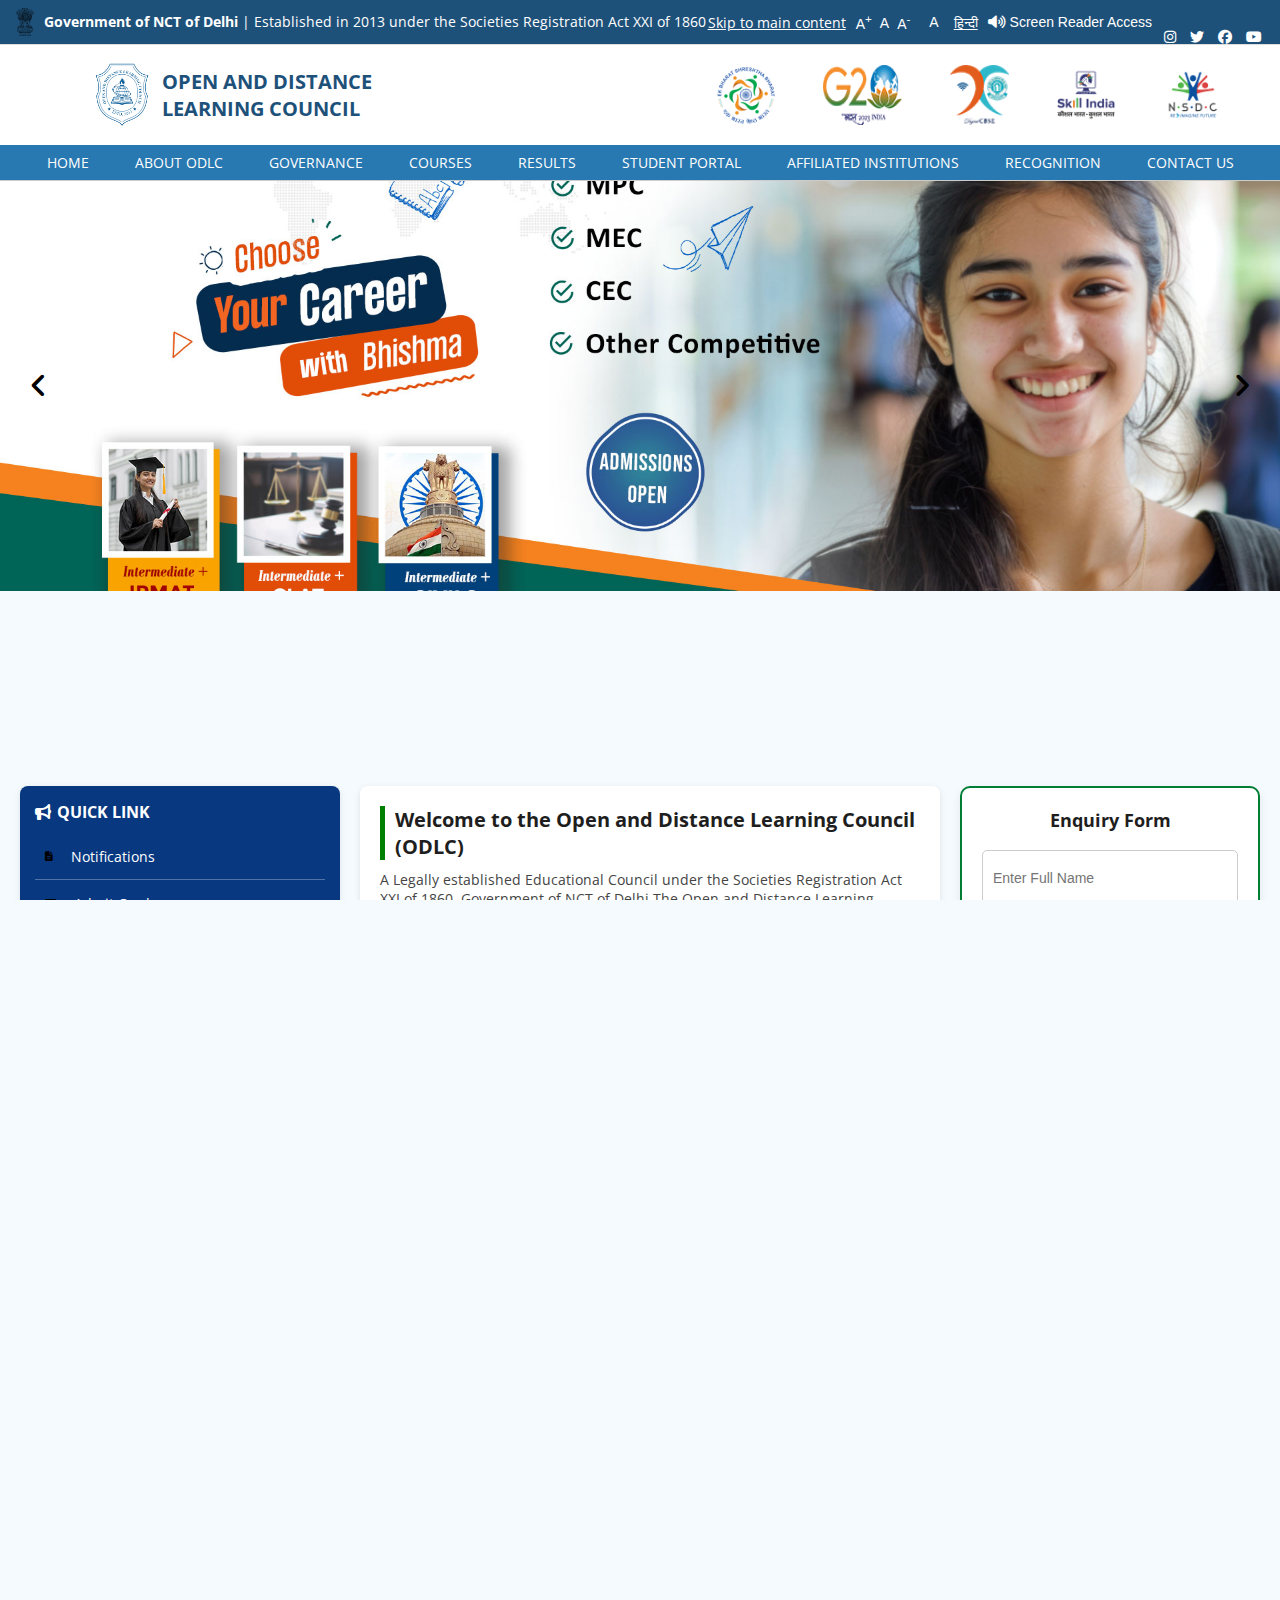
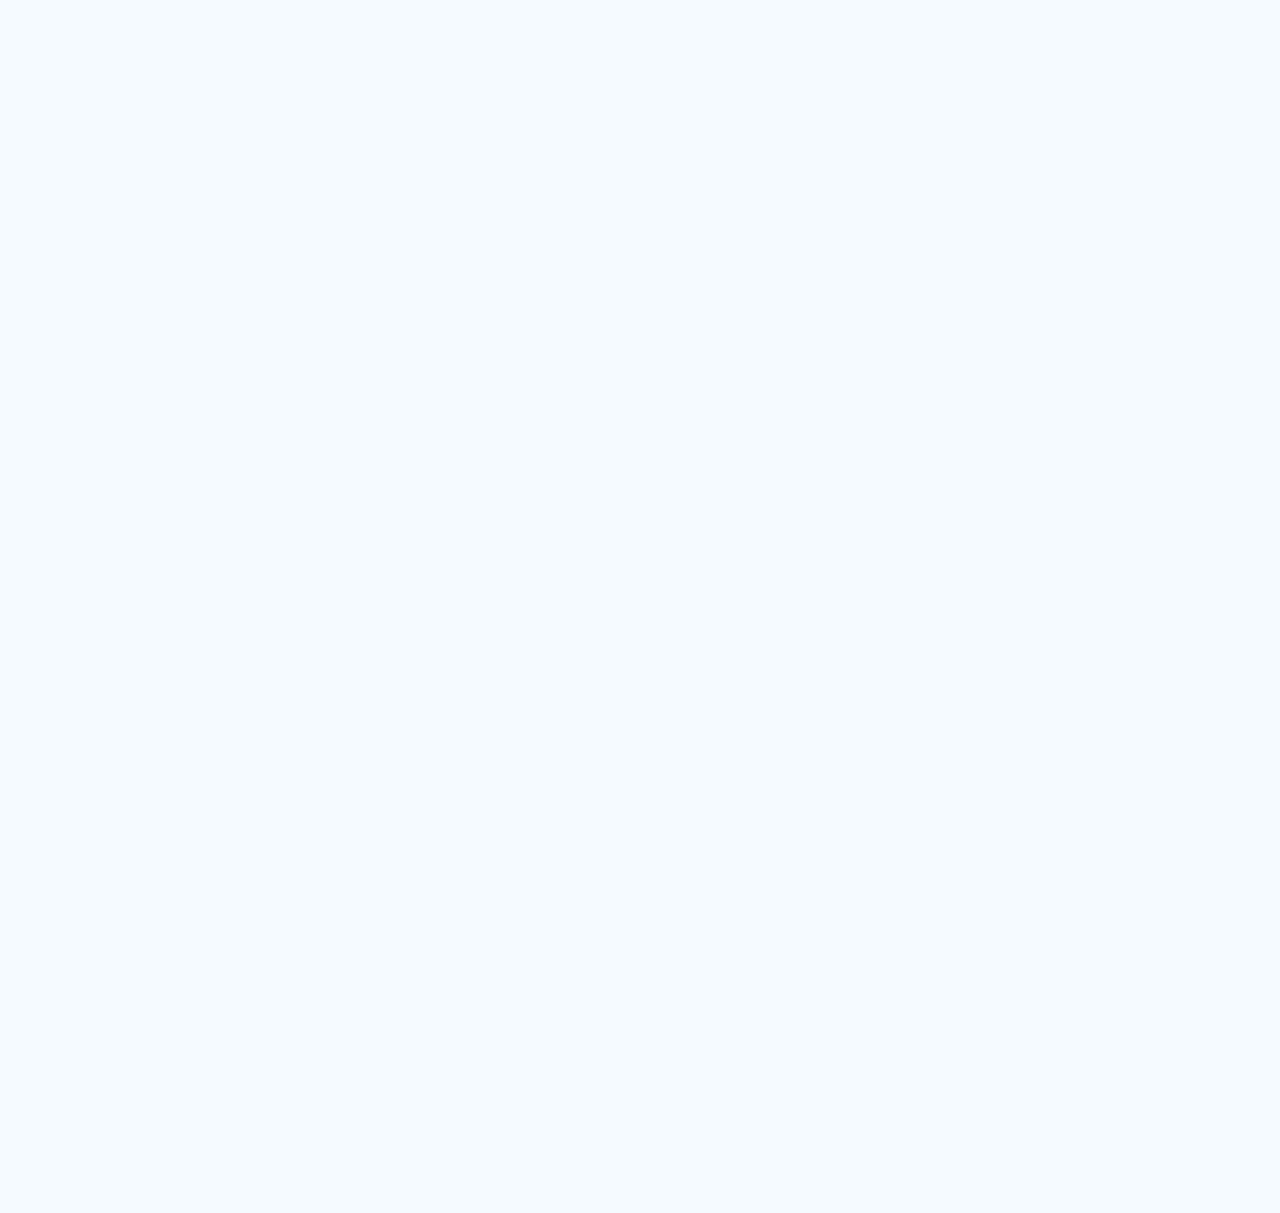
<file: index.html>
<!DOCTYPE html>
<html lang="en">
<head>
  <meta charset="UTF-8" />
  <meta name="viewport" content="width=device-width, initial-scale=1.0" />
  <title>CBSE Header</title>
  <link rel="stylesheet" href="style.css" />
  <!-- Open Sans from Google Fonts -->
<link href="https://fonts.googleapis.com/css2?family=Open+Sans&display=swap" rel="stylesheet">

<!-- Font Awesome (Free version) -->
<link href="https://cdnjs.cloudflare.com/ajax/libs/font-awesome/6.5.0/css/all.min.css" rel="stylesheet">

  <link rel="stylesheet" href="https://cdnjs.cloudflare.com/ajax/libs/font-awesome/6.5.0/css/all.min.css">
  <link rel="stylesheet" href="https://cdnjs.cloudflare.com/ajax/libs/font-awesome/6.5.0/css/all.min.css" />
  <link rel="stylesheet" href="https://cdnjs.cloudflare.com/ajax/libs/font-awesome/6.5.0/css/all.min.css"/>

</head>
<body>
      <!-- Top Bar-->
      <header1 class="top">
        <div class="left-section">
          <img src="images/SMJW.png" alt="India Emblem" class="emblem" />
          <span><strong>Government of NCT of Delhi </strong> | Established in 2013 under the Societies Registration Act XXI of 1860</span>
        </div>
        <div class="right-section">
          <a href="#" class="skip-link">Skip to main content</a>
          <div class="font-size-controls">
            <button>A<sup>+</sup></button>
            <button>A</button>
            <button>A<sup>-</sup></button>
          </div>
          <button class="active-font">A</button>
          <a href="#" class="lang">हिन्दी</a>
          <button class="screen-reader">
            <i class="fas fa-volume-up"></i> Screen Reader Access
          </button>
          <div class="social-icons" style="align-items: center !important;">
            <i class="fab fa-instagram"></i>
            <i class="fab fa-twitter"></i>
            <i class="fab fa-facebook"></i>
            <i class="fab fa-youtube"></i>
          </div>
       
        </div>
      </header1>
      <!-- Top Bar end-->
  <header class="cbse-header" >
    <div class="top-bar">
      <div class="logo">
        <img src="images/LOGO 1.png" alt="CBSE Logo" />
        <div class="title">
          <h1>OPEN AND DISTANCE </h1>
          <h1>LEARNING COUNCIL</h1>
          
        </div>
      </div>
      <div class="top-icons">
        <img src="images/LOGO-EBSB-1-150x150.png" alt="G20" />
        <img src="images/g20-logo.png" alt="G20" />
        <img src="images/digitalcbselogo.png" alt="Amrit Mahotsav" />
        <img src="images/skills.png" alt="G20" />
        <img src="images/logo_nsdc.png" alt="Amrit Mahotsav" />
       
  
      </div>
      <div class="hamburger" onclick="toggleMenu()">
        <div></div>
        <div></div>
        <div></div>
      </div>
    </div>

    <div class="navbar">
   
      <ul id="nav-menu">
        <li><a href="index.html">HOME</a></li>
        <li>
          <a href="#">ABOUT ODLC</a>
          <ul>
            <li><a href="vision.html">Vision</a></li>
            <li><a href="mission.html">Mission</a></li>
          
          </ul>
        </li>
        <li><a href="#">GOVERNANCE</a>
          <ul>
            <li><a href="table.html">Governing Council</a></li>
          <li><a href="#">Academic Council</a></li>
          <li><a href="#">Administrative Structure</a></li>
        </ul>
        </li>
        <li>
          <a href="#">COURSES</a>
          <ul>
            <li><a href="secendry level.html">Secondary Level</a></li>
          <li><a href="#">Sr-Secondary Level </a></li>
          <li><a href="#">Skill & Vocational Education</a></li>
          <li><a href="#">Early Childhood Care & Education (ECCE)</a></li>
          <li><a href="#">Fee Structure</a></li>
        </ul>
        </li>
        <li><a href="#">RESULTS</a>
          <ul>
            <li><a href="Download Result .html">View/Download Result </a></li>
          <li><a href="Re-evaluation Request.html">Re-evaluation Request </a></li>
          <li><a href="Result Notifications.html">Result Notifications</a></li>
        </ul>
        </li>
        <li>
          <a href="#">STUDENT PORTAL</a>
        <ul>
          <li><a href="#">Login / Dashboard</a></li>
          <li><a href="#">Download ID Card</a></li>
          <li><a href="#">Study Materials / E-Content</a></li>
          <li><a href="#">Syllabus & Curriculum</a></li>
          <li><a href="#">Raise a Support Ticket</a></li>
        </ul>
      </li>
        <li><a href="#">AFFILIATED INSTITUTIONS</a>
          <ul>
            <li><a href="#">List of Affiliated Institutions</a></li>
            <li><a href="#">Affiliation Guidelines & Criteria</a></li>
            <li><a href="#">Online Affiliation Form (Apply Now)</a></li>
            <li><a href="#">Renewal of Affiliation</a></li>
            <li><a href="#">Download Affiliation Documents</a></li>
            <li><a href="#">Institution Login</a></li>
          </ul>
        </li>
        <li><a href="#">RECOGNITION</a></li>
        <li><a href="contact us .html">CONTACT US</a></li>
      </ul>
    </div>
  </header>
  <!-- Home Banner slider start-->
  <div class="wrap">
    <div id="dir-control-left" class="dir-control">
      <i class="fa fa-angle-left"></i>
    </div>
    <div id="slider">
      <div class="slide slide1 slide-is-active" style="background-image: url('images/carousel01.jpg');">
        
      </div>
      <div class="slide slide2" style="background-image: url('images/NEP_Banner.jpg');">
        
      </div>
      <div class="slide slide2" style="background-image: url('images/hrd_mainimg.jpg');">
        
      </div>
      <div class="slide slide2" style="background-image: url('images/sbsv.jpeg');">
        
      </div>
     
    </div>
    <div id="dir-control-right" class="dir-control">
      <i class="fa fa-angle-right"></i>
    </div>
  </div>
<!-- Home Banner slider end-->

<div class="wrapper">
  <div class="container">
    <!-- Right Sidebar -->
    <div class="right-sidebar">
      <div class="quick-link">
        <h4><i class="fas fa-bullhorn"></i> QUICK LINK</h4>
        <ul>
          <li><i class="fa fa-file-alt" style="font-size: 10px;"></i> Notifications</li>
          <li><i class="fa fa-id-card" style="font-size: 10px;"></i> Admit Card</li>
          <li><i class="fa fa-clipboard-list" style="font-size: 10px;"></i> Exam Schedule</li>
          <li><i class="fa fa-question-circle" style="font-size: 10px;"></i> Results</li>
          <li><i class="fa fa-university" style="font-size: 10px;"></i> Certificate Verification</li>
          <li><i class="fa fa-download" style="font-size: 10px;"></i> Downloads</li>
          <li><i class="fa fa-sticky-note" style="font-size: 10px;"> </i> Helpdesk</li>
          <li><i class="fa fa-newspaper" style="font-size: 10px;"></i> Study Centres</li>
          <li><i class="fa fa-exchange-alt" style="font-size:10px;"></i> News & Events</li>
          <li><i class="fa fa-exchange-alt" style="font-size:10px;"></i> Affiliation Form</li>
        </ul>
      </div>
      <div class="highlight-box">
        <p><strong>📢 Admission for July, 2025 and Oct/Nov, 25 Exam are now Open!</strong></p>
      </div>
    </div>

    <!-- Center Content -->
    <div class="center-content">
      <h2>Welcome to the Open and Distance Learning Council (ODLC)</h2>
      <p>
        A Legally established Educational Council under the Societies Registration Act XXI of 1860, Government of NCT of Delhi
        The Open and Distance Learning Council (ODLC) is an autonomous, not-for-profit educational organization established in the year 2013, with the objective of expanding access to education through recognized and structured open, distance, and digital learning modes
        ODLC undertakes the design, development, and delivery of academic and vocational education programs across India, with a special focus on:
        <ul>
          <li>Secondary level</li>
          <li>Senior Secondary level</li>
          <li>Early Childhood Care & Education (ECCE)</li>
          <li>Skill and Vocational Training</li>
          
        </ul>
        All programs are delivered through a blended framework comprising self-learning materials, digital content, study centers, and learner support systems. The Council maintains institutional integrity by adhering to quality assurance practices and operating through approved policies as adopted by its Governing Body and Academic Council.
        
      </p>
      <p>
       . 
        <a href="#" class="read-more">Read More</a>
      </p>
      <div class="links-grid">
        <a href="#"><i class="fa fa-leaf" style="font-size: 10px;"></i> Secondary Programme</a>
        <a href="#"><i class="fa fa-leaf" style="font-size:10px;"></i> Senior Secondary Programmes</a>
        <a href="#"><i class="fa fa-leaf" style="font-size: 10px;"></i> Skill and Vocational Education</a>
        <a href="#"><i class="fa fa-leaf" style="font-size: 10px;"></i> BOSSE -FEE STRUCTURE</a>
        <a href="#"><i class="fa fa-leaf" style="font-size: 10px;"></i> Application For BOSSE Counsellor</a>
        <a href="#"><i class="fa fa-leaf" style="font-size: 10px;"></i> Application Form for Study Center</a>
        <a href="#"><i class="fa fa-leaf" style="font-size: 10px;"></i> Secondary Curriculum</a>
        <a href="#"><i class="fa fa-leaf" style="font-size: 10px;"> </i> Sr. Secondary Curriculum</a>
      </div>
    </div>

    
     <!-- Left Enquiry Form -->
     <div class="left-form">
      <form class="enquiry-form">
        <h3>Enquiry Form</h3>
        <input type="text" placeholder="Enter Full Name" required />
        <div class="phone-input">
          <span>🇮🇳 +91</span>
          <input type="tel" placeholder="Mobile Number" required />
        </div>
        <input type="email" placeholder="Enter Email Id" required />
        <select><option>Select Program</option></select>
        <select><option>Select State</option></select>
        <select><option>Select City</option></select>
       
        <button type="submit">SUBMIT</button>
      </form>
    </div>
  </div>
</div>

<div class="event-container" style="padding-top: 10%;">
  <h2>Latest Events</h2>

  <div class="filter-buttons">
    <button class="active">Sports Meet</button>
    <button>Field Trip</button>
    <button>Excursion</button>
  </div>

  <div class="cards">
    <!-- Card 1 -->
    <div class="card">
      <div style="position: relative;">
        <img src="images/01.jpg" alt="Field Trip" />
        <div class="tag">Bhishma</div>
      </div>
      <div class="card-title">Field Trip</div>
      <div class="card-footer">
        <span>👁️ See All</span>
        <span>🏙️ Visakhapatnam</span>
      </div>
    </div>

    <!-- Card 2 -->
    <div class="card">
      <div style="position: relative;">
        <img src="images/04.jpg" alt="Excursion" />
        <div class="tag">MPC</div>
      </div>
      <div class="card-title">Excursion</div>
      <div class="card-footer">
        <span>👁️ See All</span>
        <span>🏙️ Visakhapatnam</span>
      </div>
    </div>

    <!-- Card 3 -->
    <div class="card">
      <div style="position: relative;">
        <img src="images/01.jpg" alt="Constitution Day" />
        <div class="tag">Bhishma</div>
      </div>
      <div class="card-title">Constitution Day</div>
      <div class="card-footer">
        <span>👁️ See All</span>
        <span>🏫 Campus</span>
      </div>
    </div>

    <!-- Card 4 -->
    <div class="card">
      <div style="position: relative;">
        <img src="images/04.jpg" alt="Sports Meet" />
        <div class="tag">Bhishma</div>
      </div>
      <div class="card-title">Sports Meet</div>
      <div class="card-footer">
        <span>👁️ See All</span>
        <span>🏫 Campus</span>
      </div>
    </div>
  </div>

  <button class="browse-button">Browse More Products</button>
</div>


<div class="admission-banner"  style="margin-bottom: 5%;">
  <div class="admission-text">Admissions Open</div>
  <button class="call-button">Call us Now</button>
</div>

<footer >
  <div class="footer-container">
    <div class="footer-logo">
      <img src="images/4f1d51b9-b235-421d-ad13-aab1c0abf268-converted (1).png" alt="Logo" />
      <div class="social-icons">
        <a href="#" class="social-icon twitter"><i class="fab fa-twitter"></i></a>
        <a href="#" class="social-icon facebook"><i class="fab fa-facebook-f"></i></a>
        <a href="#" class="social-icon youtube"><i class="fab fa-youtube"></i></a>
        <a href="#" class="social-icon linkedin"><i class="fab fa-linkedin-in"></i></a>
      </div>
    </div>
    <div class="footer-address">
      <h3 style="color: white;">Address</h3>
      <p >3rd Floor, Himalaya Complex,
        
        </p>
      <p>East Delhi, Delhi – 110092, India</p>
      <p>📞+91-11-22010950 </p>
      <p>✉ support@odlc.ac.in</p>
    </div>
    <div class="footer-links">
      <h3 style="color: white;">Quick Links</h3>
      <a href="#">About Us</a>
      <a href="#">Courses</a>
      <a href="#">Gallery</a>
      <a href="#">Contact Us</a>
    </div>
    <div class="footer-newsletter">
      <h3 style="color: white;">Office Hours:</h3>
      <p>Monday to Saturday – 10:00 AM to 5:00 PM
        (Closed on Sundays and public holidays)
        </p>
     
    </div>
  </div>
  <div class="footer-bottom">
    &copy; adXmedia, All Right Reserved.
  </div>
</footer>


 <!-- Link to external JavaScript -->
<script src="script.js"></script>
  
  
</body>
</html>
</file>
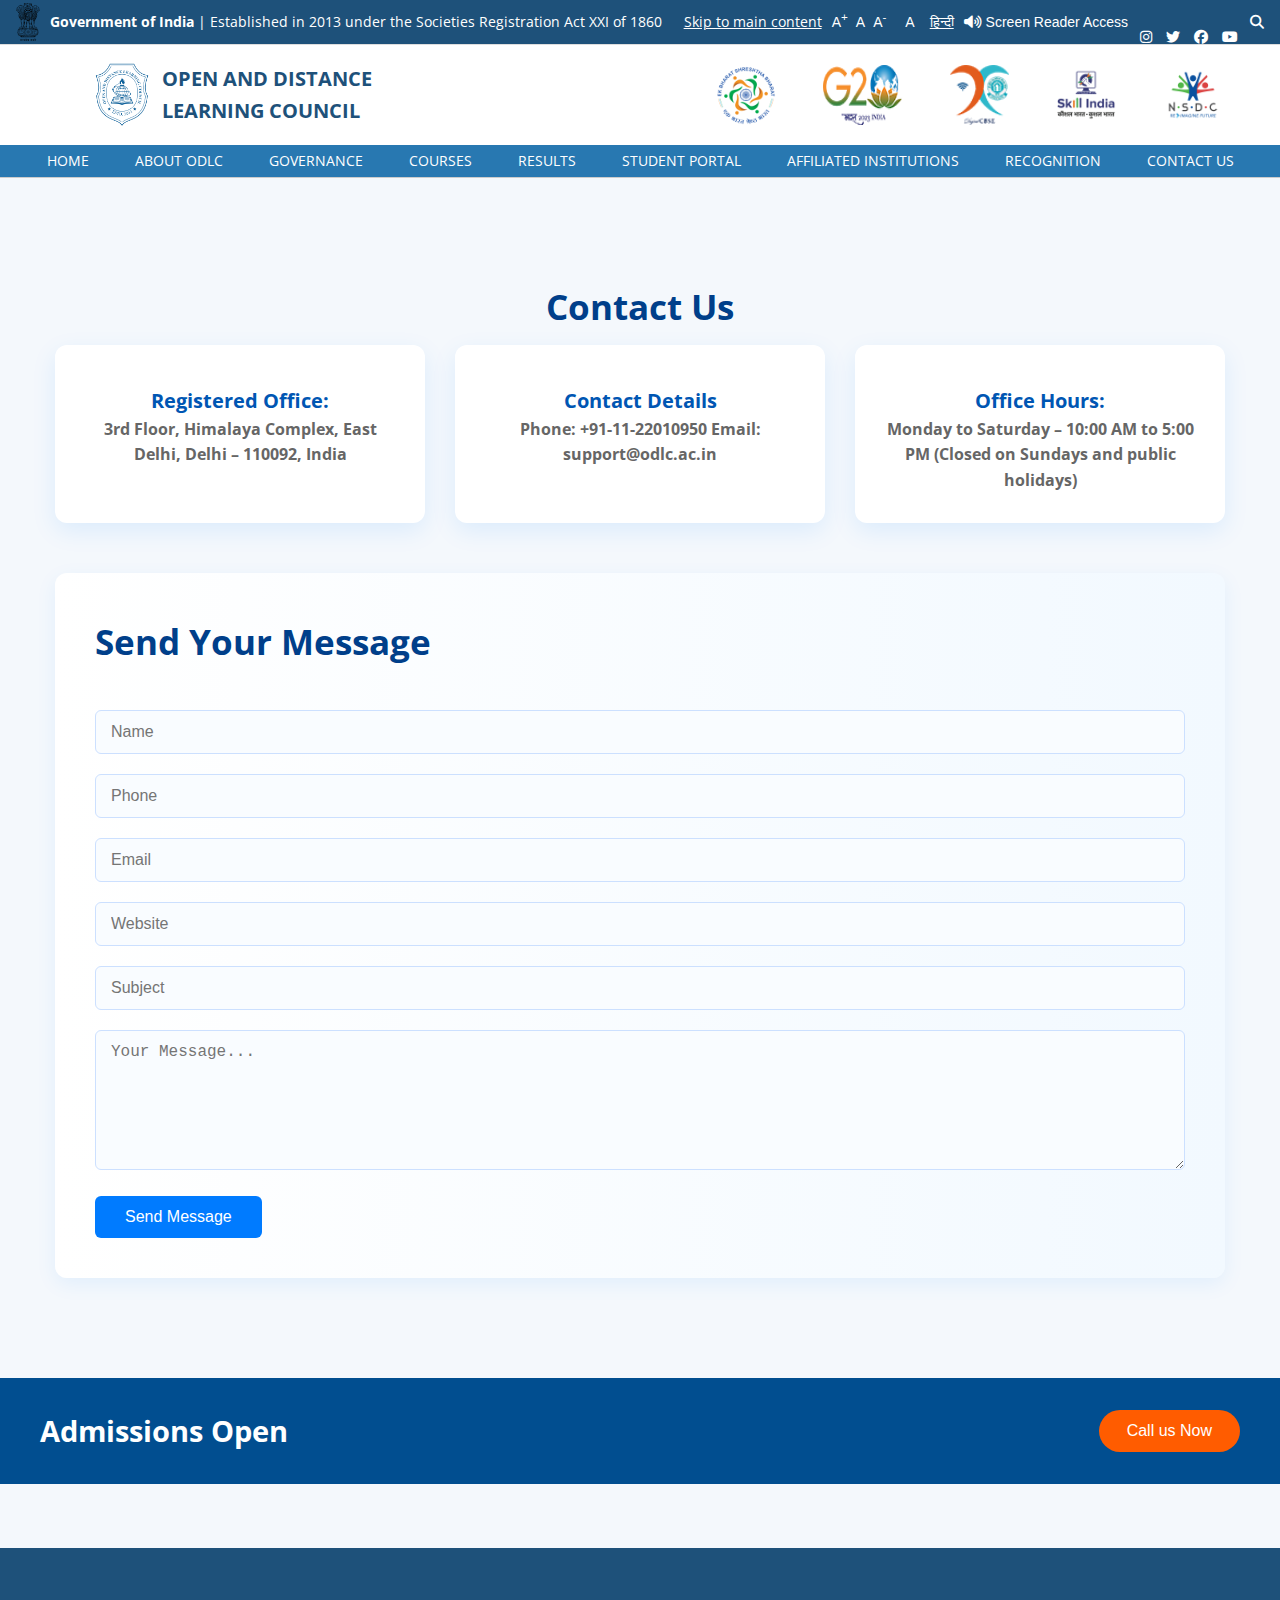
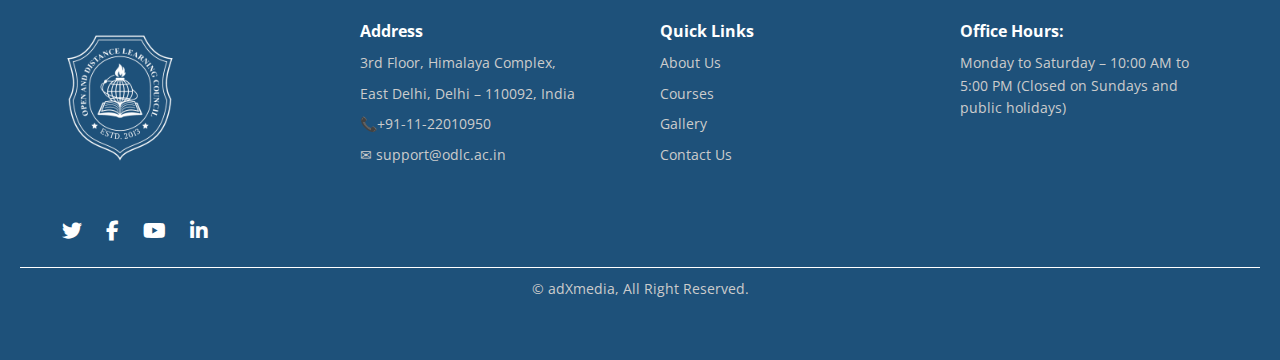
<file: contact us .html>
<!DOCTYPE html>
<html lang="en">
<head>
  <meta charset="UTF-8" />
  <meta name="viewport" content="width=device-width, initial-scale=1.0"/>
  <title>Bhishma Institute Section</title>
   <!-- Open Sans from Google Fonts -->
<link href="https://fonts.googleapis.com/css2?family=Open+Sans&display=swap" rel="stylesheet">

<!-- Font Awesome (Free version) -->
<link href="https://cdnjs.cloudflare.com/ajax/libs/font-awesome/6.5.0/css/all.min.css" rel="stylesheet">
  <link rel="stylesheet" href="https://cdnjs.cloudflare.com/ajax/libs/font-awesome/6.5.0/css/all.min.css" />
  <link href="https://fonts.googleapis.com/css2?family=Inter:wght@400;600;700&display=swap" rel="stylesheet">
  <style>
    * {
      box-sizing: border-box;
      margin: 0;
      padding: 0;
    }

    body {
          font-family: 'Open Sans', sans-serif;
            font-size: 14px;
      line-height: 1.6;
      background-color: #fff;
      color: #333;
     
    }

    .container {
      max-width: 1200px;
      margin: auto;
      padding: 20px;
      display: flex;
      gap: 40px;
      align-items: center;
      justify-content: space-between;
      flex-wrap: wrap;
    }

    .content {
      flex: 1;
        font-size: 14px;
      min-width: 300px;
    }

    .content h2 {
      font-size: 32px;
      font-weight: 700;
      margin-bottom: 20px;
    }

    .content p {
      font-size: 16px;
      margin-bottom: 20px;
    }

    .content ul {
      list-style: none;
      margin-bottom: 20px;
    }

    .content ul li {
      margin-bottom: 10px;
      position: relative;
      padding-left: 30px;
    }

    .content ul li::before {
      content: "\f00c";
          font-family: 'Open Sans', sans-serif;
            font-size: 14px;
      font-weight: 900;
      color: green;
      position: absolute;
      left: 0;
      top: 2px;
    }

    .read-more {
      display: inline-block;
      padding: 12px 25px;
      background-color: #00754a;
      color: #fff;
      text-decoration: none;
      border-radius: 25px;
      font-weight: 600;
      transition: background 0.3s;
    }

    .read-more:hover {
      background-color: #005f3b;
    }

    .image {
      flex: 1;
      min-width: 300px;
      text-align: center;
    }

    .image img {
      max-width: 100%;
      border-radius: 10px;
    }

    /* MEDIA QUERIES */
    @media (max-width: 992px) {
      .container {
        flex-direction: column;
        text-align: center;
      }

      .content, .image {
        text-align: center;
      }

      .content h2 {
        font-size: 28px;
      }
    }

    @media (max-width: 768px) {
      .content h2 {
        font-size: 24px;
      }

      .content p, .content ul li {
        font-size: 15px;
      }

      .read-more {
        font-size: 14px;
        padding: 10px 20px;
      }
    }

    @media (max-width: 480px) {
      .content h2 {
        font-size: 20px;
      }

      .content p, .content ul li {
        font-size: 14px;
      }
    }



    * {
    margin: 0;
    padding: 0;
    box-sizing: border-box;
  }

  body {
        font-family: 'Open Sans', sans-serif;
          font-size: 14px;
  }

  .cbse-header {
    border-bottom: 1px solid #ccc;
    background-color: #fff;
  }
  <!-- Top Bar-->
  * {
    margin: 0;
    padding: 0;
    box-sizing: border-box;
  }
  
  body {
        font-family: 'Open Sans', sans-serif;
          font-size: 14px;
  }
  
  
  .top {
    display: flex;
    justify-content: space-between;
    align-items: center;
    padding: 0px 16px;
    background-color:  #1e517a !important; /* Black background */
    color: #fff;
    border-bottom: 1px solid #ddd;
    flex-wrap: wrap;
  }
  
  .left-section,
  .right-section {
    display: flex;
    align-items: center;
    
    gap: 10px;
    flex-wrap: wrap;
  }
  
  .left-section .emblem {
    width: 24px;
    height: auto;
  }
  
  .right-section a,
  .right-section button,
  .right-section i {
    font-size: 14px;
    background: none;
    border: none;
    cursor: pointer;
    color: #fff;
  }
  
  .font-size-controls button {
    margin-right: 4px;
    color: #fff;
  }
  
  .active-font {
    border: 1px solid #fff;
    padding: 2px 5px;
  }
  
  .social-icons i {
    margin: 0 2px;
  }
  
  /* Responsive Layouts */
  @media (max-width: 768px) {
    .top {
      flex-direction: column;
      align-items: flex-start;
    }
  
    .left-section,
    .right-section {
      flex: 1 1 100%;
      justify-content: space-between;
      padding: 6px 0;
    }
  
    .left-section span {
      font-size: 13px;
    }
  
    .right-section {
      gap: 6px;
      flex-wrap: wrap;
    }
  
    .font-size-controls,
    .screen-reader {
      display: none; /* Hide on small screens */
    }
  }
  
  @media (max-width: 480px) {
    .social-icons i {
      font-size: 16px;
    }
  
    .right-section i {
      font-size: 14px;
    }
  }
  
  .top-bar {
    display: flex;
    flex-wrap: wrap;
    justify-content: space-between;
    padding: 10px 20px;
    align-items: center;
  }

  .logo {
    display: flex;
    align-items: center;
    gap: 10px;
  }

  .logo img {
    width: 60px;
    margin-left: 72px;

    height: auto;
  }

  .title h1 {
    font-size: 20px;
    color:  #1e517a;
    font-weight: bold;
  }

  .title p {
    font-size: 12px;
    color: #007ca8;
  }

  .top-icons {
    display: flex;
    gap: 10px;
    flex-wrap: wrap;
  }

  .top-icons img {
    height: 60px;
    margin-right: 37px;

    max-width: 80px;
  }

  .navbar {
    background-color:#2878b1;
    color: white;
  }

 

  #nav-menu {
    list-style: none;
    display: flex;
    flex-wrap: wrap;
    justify-content: center;
    padding: 0;
  }

  #nav-menu li {
    position: relative;
  }

  #nav-menu > li {
    margin: 0 15px;
  }

  #nav-menu a {
    display: block;
    padding: 5px 8px;
    font-weight: 400;
    color: white;
    text-decoration: none;
  }

  #nav-menu li:hover > ul {
    display: block;
  }

  /* Dropdown Styles */
  #nav-menu li ul {
    display: none;
    position: absolute;
    background-color: #111;
    top: 100%;
    left: 0;
    min-width: 180px;
    z-index: 1000;
  }

  #nav-menu li ul li a {
    padding: 10px 15px;
    white-space: nowrap;
  }

  #nav-menu li ul li a:hover {
    background-color: #222;
  }

  /* Mobile menu toggle */
  .menu-toggle {
    display: none;
    background: #000;
    color: white;
    padding: 10px 20px;
    font-size: 20px;
    cursor: pointer;
  }

  /* Responsive Styles */
  @media screen and (max-width: 768px) {
    .menu-toggle {
      display: block;
    }

    #nav-menu {
      flex-direction: column;
      display: none;
      width: 100%;
    }
    #nav-menu li {
      text-align: center;
      margin: 0;
      background-color: rgb(139, 139, 139); /* ← this line sets li background to black */
    }
  
    #nav-menu li {
      text-align: center;
     
      margin: 0;
    }

    #nav-menu li ul {
      position: static;
      
    }

    #nav-menu.show {
      display: flex;
    }
  }


  /* Hamburger menu styles */
  .hamburger {
    display: none;
    flex-direction: column;
    cursor: pointer;
    padding: 10px;
  }

  .hamburger div {
    width: 25px;
    height: 3px;
    background-color: #333;
    margin: 4px 0;
  }

  @media (max-width: 768px) {
    .top-bar {
      flex-direction: column;
      align-items: flex-start;
      gap: 10px;
    }

    .hamburger {
      display: flex;
      margin-left: auto;
    }

    .navbar ul {
      flex-direction: column;
      align-items: flex-start;
      gap: 0;
      padding: 0;
      display: none;
      width: 100%;
      background-color: #f7f7f7;
    }

    .navbar ul.show {
      display: flex;
    }

    .navbar li {
      width: 100%;
      border-top: 1px solid #ddd;
    }

    .navbar li a {
      display: block;
      color: #000000;
      width: 100%;
      padding: 10px 20px;
    }
  }



  

  .admission-banner {
    background-color: #00695c; /* Dark green */
    color: white;
    display: flex;
    justify-content: space-between;
    align-items: center;
    padding: 30px 40px;
    background-color: #014e90; /* Optional pattern */
    background-repeat: repeat;
  }

  .admission-text {
    font-size: 1.8rem;
    font-weight: bold;
  }

  .call-button {
    background-color: #ff5c00;
    color: white;
    padding: 12px 28px;
    font-size: 1rem;
    border: none;
    border-radius: 30px;
    cursor: pointer;
    transition: background-color 0.3s ease;
  }

  .call-button:hover {
    background-color: #e04f00;
  }

  /* Responsive Styles */
  @media (max-width: 768px) {
    .admission-banner {
      flex-direction: column;
      gap: 20px;
      text-align: center;
      padding: 20px;
    }

    .admission-text {
      font-size: 1.5rem;
    }

    .call-button {
      padding: 12px 24px;
      font-size: 1rem;
    }
  }

  @media (max-width: 480px) {
    .admission-text {
      font-size: 1.3rem;
    }

    .call-button {
      width: 100%;
      max-width: 250px;
    }
  }



  footer {
    background-color: #1e517a;
    padding: 50px 20px;
  }
  .footer-container {
    display: flex;
    flex-wrap: wrap;
    justify-content: space-between;
    align-items: flex-start;
    max-width: 1200px;
    margin: auto;
  }
  .footer-logo, .footer-address, .footer-links, .footer-newsletter {
    flex: 1 1 250px;
    margin: 20px;
  }
  .footer-logo img {
    width: 120px;
  }
  .social-icons a {
    display: inline-block;
    margin-right: 10px;
    font-size: 20px;
    color: white;
    text-decoration: none;
  }
  .footer-address p,
  .footer-links a,
  .footer-newsletter p {
    margin: 8px 0;
    color: #ccc;
    font-size: 14px;
  }
  .footer-links a {
    display: block;
    text-decoration: none;
  }
  .newsletter-input {
    display: flex;
    margin-top: 10px;
  }
  .newsletter-input input {
    padding: 10px;
    border: 1px solid #555;
    border-right: none;
    flex: 1;
    outline: none;
  }
  .newsletter-input button {
    padding: 10px 20px;
    border: none;
    background-color: #01796f;
    color: white;
    cursor: pointer;
  }
  .footer-bottom {
    text-align: center;
    border-top: 1px solid #ffffff;
    padding: 10px;
    font-size: 14px;
    color: #ccc;
  }

  /* Responsive Styles */
  @media screen and (max-width: 992px) {
    .footer-container {
      flex-direction: column;
      align-items: center;
      text-align: center;
    }
    .footer-logo, .footer-address, .footer-links, .footer-newsletter {
      margin: 10px 0;
    }
    .newsletter-input {
      flex-direction: column;
    }
    .newsletter-input input,
    .newsletter-input button {
      width: 100%;
      margin: 5px 0;
    }
  }

  .social-icons {
    display: flex;
    gap: 10px;
    margin-top: 30px;
  }
/* Base Reset */
* {
  margin: 0;
  padding: 0;
  box-sizing: border-box;
}

body {
      font-family: 'Open Sans', sans-serif;
  background-color: #f4f8fc;
  color: #333;
  line-height: 1.6;
}

/* Utility Classes */
.text-center {
  text-align: center;
}

/* Custom Container */
.custom-container {
  max-width: 1200px;
  margin: auto;
  padding: 0 15px;
}

/* Section Titles */
.sec-title-style1 {
  margin-bottom: 40px;
}

.sec-title-style1 .title {
  font-size: 2.2rem;
  color: #003f8a;
  font-weight: 700;
  margin-bottom: 10px;
}

.sec-title-style1 .text p,
.sec-title-style1 .bottom-text p {
  font-size: 1rem;
  color: #555;
}

.decor-left span,
.decor-right span {
  display: inline-block;
  width: 40px;
  height: 3px;
  background: #007BFF;
  margin: 0 10px;
}

/* Contact Address Boxes */
.contact-address-box {
  display: flex;
  flex-wrap: wrap;
  gap: 30px;
  margin-bottom: 50px;
}

.single-contact-address-box {
  background: #fff;
  padding: 30px;
  border-radius: 12px;
  box-shadow: 0 8px 24px rgba(0, 123, 255, 0.1);
  flex: 1;
  min-width: 280px;
  transition: transform 0.3s ease;
}

.single-contact-address-box:hover {
  transform: translateY(-5px);
}

.single-contact-address-box h3 {
  font-size: 1.25rem;
  color: #0056b3;
  margin-top: 10px;
}

.single-contact-address-box h2 {
  font-size: 1rem;
  color: #666;
}

.icon-holder {
  font-size: 2.5rem;
  color: #007BFF;
  margin-bottom: 10px;
}

/* Main Branch Styling */
.main-branch ul {
  list-style: none;
  padding: 0;
}

.main-branch li {
  margin-bottom: 15px;
}

.main-branch h4 {
  font-size: 1rem;
  color: #003366;
}

.main-branch .text p {
  font-size: 0.95rem;
  color: #444;
}

/* Contact Form Area */
.contact-form {
  background: linear-gradient(to right, #ffffff, #f2f9ff);
  padding: 40px;
  border-radius: 12px;
  box-shadow: 0 6px 20px rgba(0, 123, 255, 0.08);
}

.input-box {
  margin-bottom: 20px;
}

.input-box input,
.input-box textarea {
  width: 100%;
  padding: 12px 15px;
  border: 1px solid #cce0ff;
  border-radius: 6px;
  font-size: 1rem;
  background: #f9fcff;
  transition: all 0.3s;
}

.input-box input:focus,
.input-box textarea:focus {
  border-color: #007BFF;
  background: #fff;
  outline: none;
}

.input-box textarea {
  min-height: 140px;
  resize: vertical;
}

.button-box {
  margin-top: 15px;
}

.button-box button {
  background: #007BFF;
  color: #fff;
  padding: 12px 30px;
  border: none;
  border-radius: 6px;
  font-size: 1rem;
  cursor: pointer;
  transition: background 0.3s ease;
}

.button-box button:hover {
  background: #0056b3;
}

/* Responsive Design */
@media (max-width: 992px) {
  .contact-address-box {
    flex-direction: column;
  }
}

@media (max-width: 768px) {
  .sec-title-style1,
  .contact-form,
  .single-contact-address-box {
    text-align: center;
  }

  .main-branch .inner {
    text-align: left;
  }

  .button-box {
    text-align: center;
  }
}

@media (max-width: 576px) {
  .sec-title-style1 .title {
    font-size: 1.6rem;
  }

  .custom-container {
    padding: 0 10px;
  }
}


  
  .container {
    max-width: 1200px;
    margin: auto;
    padding: 20px;
    display: flex;
    gap: 40px;
    align-items: center;
    justify-content: space-between;
    flex-wrap: wrap;
  }

  .content {
    flex: 1;
    min-width: 300px;
  }

  .content h2 {
    font-size: 32px;
    font-weight: 700;
    margin-bottom: 20px;
  }

  .content p {
    font-size: 16px;
    margin-bottom: 20px;
  }

  .content ul {
    list-style: none;
    margin-bottom: 20px;
  }

  .content ul li {
    margin-bottom: 10px;
    position: relative;
    padding-left: 30px;
  }

  .content ul li::before {
    content: "\f00c";
        font-family: 'Open Sans', sans-serif;
    font-weight: 900;
    color: green;
    position: absolute;
    left: 0;
    top: 2px;
  }

  .read-more {
    display: inline-block;
    padding: 12px 25px;
    background-color: #00754a;
    color: #fff;
    text-decoration: none;
    border-radius: 25px;
    font-weight: 600;
    transition: background 0.3s;
  }

  .read-more:hover {
    background-color: #005f3b;
  }

  .image {
    flex: 1;
    min-width: 300px;
    text-align: center;
  }

  .image img {
    max-width: 100%;
    border-radius: 10px;
  }

  /* MEDIA QUERIES */
  @media (max-width: 992px) {
    .container {
      flex-direction: column;
      text-align: center;
    }

    .content, .image {
      text-align: center;
    }

    .content h2 {
      font-size: 28px;
    }
  }

  @media (max-width: 768px) {
    .content h2 {
      font-size: 24px;
    }

    .content p, .content ul li {
      font-size: 15px;
    }

    .read-more {
      font-size: 14px;
      padding: 10px 20px;
    }
  }

  @media (max-width: 480px) {
    .content h2 {
      font-size: 20px;
    }

    .content p, .content ul li {
      font-size: 14px;
    }
  }

  
  </style>
</head>

  <!-- Top Bar-->
  <header1 class="top">
    <div class="left-section">
      <img src="images/SMJW.png" alt="India Emblem" class="emblem" />
      <span><strong>Government of India</strong> | Established in 2013 under the Societies Registration Act XXI of 1860</span>
    </div>
    <div class="right-section">
      <a href="#" class="skip-link">Skip to main content</a>
      <div class="font-size-controls">
        <button>A<sup>+</sup></button>
        <button>A</button>
        <button>A<sup>-</sup></button>
      </div>
      <button class="active-font">A</button>
      <a href="#" class="lang">हिन्दी</a>
      <button class="screen-reader">
        <i class="fas fa-volume-up"></i> Screen Reader Access
      </button>
      <div class="social-icons">
        <i class="fab fa-instagram"></i>
        <i class="fab fa-twitter"></i>
        <i class="fab fa-facebook"></i>
        <i class="fab fa-youtube"></i>
      </div>
      <i class="fas fa-search"></i>
    </div>
  </header1>
  <!-- Top Bar end-->
<header class="cbse-header" >
<div class="top-bar">
  <div class="logo">
    <img src="images/LOGO 1.png" alt="CBSE Logo" />
    <div class="title">
      <h1>OPEN AND DISTANCE </h1>
      <h1>LEARNING COUNCIL</h1>
      
    </div>
  </div>
  <div class="top-icons">
    <img src="images/LOGO-EBSB-1-150x150.png" alt="G20" />
    <img src="images/g20-logo.png" alt="G20" />
    <img src="images/digitalcbselogo.png" alt="Amrit Mahotsav" />
    <img src="images/skills.png" alt="G20" />
    <img src="images/logo_nsdc.png" alt="Amrit Mahotsav" />
   

  </div>
  <div class="hamburger" onclick="toggleMenu()">
    <div></div>
    <div></div>
    <div></div>
  </div>
</div>

<div class="navbar">

  <ul id="nav-menu">
    <li><a href="index.html">HOME</a></li>
    <li>
      <a href="#">ABOUT ODLC</a>
      <ul>
        <li><a href="vision.html">Vision</a></li>
        <li><a href="mission.html">Mission</a></li>
      
      </ul>
    </li>
    <li><a href="#">GOVERNANCE</a>
      <ul>
        <li><a href="table.html">Governing Council</a></li>
      <li><a href="#">Academic Council</a></li>
      <li><a href="#">Administrative Structure</a></li>
    </ul>
    </li>
    <li>
      <a href="#">COURSES</a>
      <ul>
        <li><a href="secendry level.html">Secondary Level</a></li>
      <li><a href="#">Sr-Secondary Level </a></li>
      <li><a href="#">Skill & Vocational Education</a></li>
      <li><a href="#">Early Childhood Care & Education (ECCE)</a></li>
      <li><a href="#">Fee Structure</a></li>
    </ul>
    </li>
    <li><a href="#">RESULTS</a>
        <ul>
          <li><a href="Download Result .html">View/Download Result </a></li>
        <li><a href="Re-evaluation Request.html">Re-evaluation Request </a></li>
        <li><a href="Result Notifications.html">Result Notifications</a></li>
      </ul>
      </li>
    <li>
      <a href="#">STUDENT PORTAL</a>
    <ul>
      <li><a href="#">Login / Dashboard</a></li>
      <li><a href="#">Download ID Card</a></li>
      <li><a href="#">Study Materials / E-Content</a></li>
      <li><a href="#">Syllabus & Curriculum</a></li>
      <li><a href="#">Raise a Support Ticket</a></li>
    </ul>
  </li>
  <li><a href="#">AFFILIATED INSTITUTIONS</a>
    <ul>
      <li><a href="#">List of Affiliated Institutions</a></li>
      <li><a href="#">Affiliation Guidelines & Criteria</a></li>
      <li><a href="#">Online Affiliation Form (Apply Now)</a></li>
      <li><a href="#">Renewal of Affiliation</a></li>
      <li><a href="#">Download Affiliation Documents</a></li>
      <li><a href="#">Institution Login</a></li>
    </ul>
  </li>
    <li><a href="#">RECOGNITION</a></li>
    <li><a href="contact us .html">CONTACT US</a></li>
  </ul>
</div>
</header>

<body>
  <!-- Contact Address Area -->
<section class="contact-address-area" style="padding-top:100px ;">
  <div class="custom-container">
    <div class="sec-title-style1 text-center max-width">
      <div class="title">Contact Us</div>
      
    <div class="row contact-address-box">
      <!-- Box 1 -->
      <div class="col-md-6 col-lg-4 single-contact-address-box text-center">
        <div class="icon-holder">
          <span class="icon-clock-1"></span>
        </div>
        <h3>Registered Office:</h3>
        <h2>3rd Floor, Himalaya Complex,
          East Delhi, Delhi – 110092, India
          </h2>
      </div>

      <!-- Main Branch Box -->
      <div class="col-md-6 col-lg-4 single-contact-address-box main-branch">
        <h3>Contact Details</h3>
        <div class="inner">
          <ul>
            <li>
              
              <div class="text"><h2>Phone: +91-11-22010950
                Email: support@odlc.ac.in
              </h2></div>
            </li>
           
          </ul>
        </div>
      </div>

      <!-- Box 3 -->
      <div class="col-md-6 col-lg-4 single-contact-address-box text-center">
        <div class="icon-holder">
          <span class="icon-question-2"></span>
        </div>
        <h3>Office Hours:</h3>
        <h2>Monday to Saturday – 10:00 AM to 5:00 PM
          (Closed on Sundays and public holidays)
          </h2>
      </div>
    </div>
  </div>
</section>

<!-- Contact Form Area -->
<section class="contact-info-area" style="padding-bottom: 100px;">
  <div class="custom-container">
    <div class="contact-form">
      <div class="row">
        <div class="col-md-6">
          <div class="sec-title-style1">
            <div class="title">Send Your Message</div>
           
          </div>
        </div>
       
      </div>

      <form id="contact-form" name="contact_form" class="default-form" action="inc/sendmail.php" method="post">
        <div class="row">
          <div class="col-lg-6">
            <div class="input-box">
              <input type="text" name="form_name" placeholder="Name" required />
            </div>
            <div class="input-box">
              <input type="text" name="form_phone" placeholder="Phone" />
            </div>
            <div class="input-box">
              <input type="email" name="form_email" placeholder="Email" required />
            </div>
            <div class="input-box">
              <input type="text" name="form_website" placeholder="Website" />
            </div>
            <div class="input-box">
              <input type="text" name="form_subject" placeholder="Subject" />
            </div>
          </div>

          <div class="col-lg-6">
            <div class="input-box">
              <textarea name="form_message" placeholder="Your Message..." required></textarea>
            </div>
            <div class="button-box">
              <input type="hidden" name="form_botcheck" value="" />
              <button type="submit">Send Message <span class="flaticon-next"></span></button>
            </div>
          </div>
        </div>
      </form>
    </div>
  </div>
</section>

<div class="admission-banner"  style="margin-bottom: 5%;">
<div class="admission-text">Admissions Open</div>
<button class="call-button">Call us Now</button>
</div>

<footer >
  <div class="footer-container">
    <div class="footer-logo">
      <img src="images/4f1d51b9-b235-421d-ad13-aab1c0abf268-converted (1).png" alt="Logo" />
      <div class="social-icons">
        <a href="#" class="social-icon twitter"><i class="fab fa-twitter"></i></a>
        <a href="#" class="social-icon facebook"><i class="fab fa-facebook-f"></i></a>
        <a href="#" class="social-icon youtube"><i class="fab fa-youtube"></i></a>
        <a href="#" class="social-icon linkedin"><i class="fab fa-linkedin-in"></i></a>
      </div>
    </div>
    <div class="footer-address">
      <h3 style="color: white;">Address</h3>
      <p >3rd Floor, Himalaya Complex,
        
        </p>
      <p>East Delhi, Delhi – 110092, India</p>
      <p>📞+91-11-22010950 </p>
      <p>✉ support@odlc.ac.in</p>
    </div>
    <div class="footer-links">
      <h3 style="color: white;">Quick Links</h3>
      <a href="#">About Us</a>
      <a href="#">Courses</a>
      <a href="#">Gallery</a>
      <a href="#">Contact Us</a>
    </div>
    <div class="footer-newsletter">
      <h3 style="color: white;">Office Hours:</h3>
      <p>Monday to Saturday – 10:00 AM to 5:00 PM
        (Closed on Sundays and public holidays)
        </p>
     
    </div>
  </div>
  <div class="footer-bottom">
    &copy; adXmedia, All Right Reserved.
  </div>
</footer>
<script>
      function toggleMenu() {
      const nav = document.getElementById('nav-menu');
      nav.classList.toggle('show');
    }
</script>
</body>
</html>
</file>
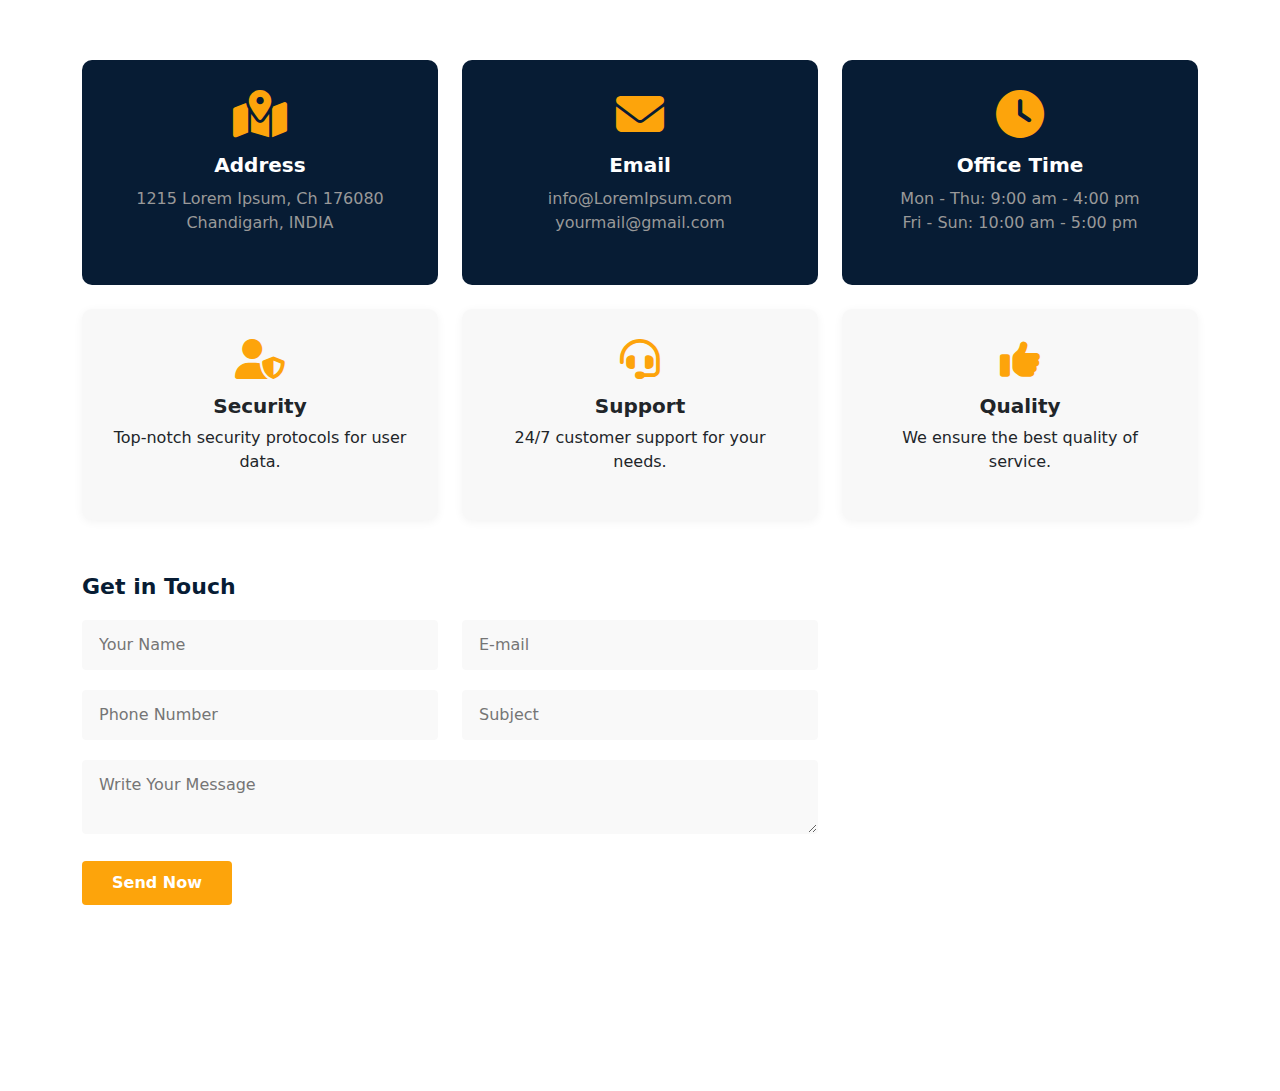
<file: contact.html>
<!DOCTYPE html>
<html lang="en">
<head>
  <meta charset="UTF-8">
  <meta name="viewport" content="width=device-width, initial-scale=1.0">
  <title>Responsive Contact Page</title>
  
  <!-- Bootstrap CSS -->
  <link href="https://cdn.jsdelivr.net/npm/bootstrap@5.3.0/dist/css/bootstrap.min.css" rel="stylesheet">
  <!-- Font Awesome -->
  <link href="https://cdnjs.cloudflare.com/ajax/libs/font-awesome/6.5.0/css/all.min.css" rel="stylesheet">

  <style>
    section {
      padding: 60px 0;
      min-height: 100vh;
    }

    .contact-info {
      text-align: center;
      margin-bottom: 20px;
    }

    .contact-info-item {
      background: #071c34;
      padding: 30px 10px;
      border-radius: 10px;
      height: 100%;
    }

    .contact-info-icon i {
      font-size: 48px;
      color: #fda40b;
      margin-bottom: 15px;
    }

    .contact-info-text h2 {
      color: #fff;
      font-size: 20px;
      font-weight: 600;
      margin-bottom: 10px;
      text-transform: capitalize;
    }

    .contact-info-text span {
      color: #999999;
      display: block;
      font-size: 16px;
    }

    .contact-page-form h2 {
      color: #071c34;
      font-size: 22px;
      font-weight: 700;
      margin-bottom: 20px;
    }

    .contact-page-form input,
    .contact-page-form textarea {
      background: #f9f9f9;
      border: 1px solid #f9f9f9;
      margin-bottom: 20px;
      padding: 12px 16px;
      border-radius: 4px;
      width: 100%;
    }

    .single-input-fieldsbtn input[type="submit"] {
      background: #fda40b;
      color: #fff;
      font-weight: 600;
      padding: 10px 0;
      width: 150px;
      font-size: 16px;
      text-transform: capitalize;
      border: none;
      transition: all 0.4s ease;
    }

    .single-input-fieldsbtn input[type="submit"]:hover {
      background: #071c34;
    }

    .contact-page-map iframe {
      border: 0;
      width: 100%;
      height: 450px;
      border-radius: 8px;
    }

    .icon-box {
      text-align: center;
      padding: 30px;
      background-color: #f8f8f8;
      border-radius: 10px;
      margin-bottom: 30px;
      box-shadow: 0 2px 10px rgba(0,0,0,0.05);
    }

    .icon-box i {
      font-size: 40px;
      color: #fda40b;
      margin-bottom: 15px;
    }

    .icon-box h5 {
      font-weight: 600;
      text-transform: capitalize;
    }
  </style>
</head>
<body>

  <section class="contact-page-sec">
    <div class="container">

      <!-- Contact Info Boxes -->
      <div class="row mb-4">
        <div class="col-md-4">
          <div class="contact-info-item contact-info">
            <div class="contact-info-icon"><i class="fas fa-map-marked-alt"></i></div>
            <div class="contact-info-text">
              <h2>Address</h2>
              <span>1215 Lorem Ipsum, Ch 176080</span>
              <span>Chandigarh, INDIA</span>
            </div>
          </div>
        </div>
        <div class="col-md-4">
          <div class="contact-info-item contact-info">
            <div class="contact-info-icon"><i class="fas fa-envelope"></i></div>
            <div class="contact-info-text">
              <h2>Email</h2>
              <span>info@LoremIpsum.com</span>
              <span>yourmail@gmail.com</span>
            </div>
          </div>
        </div>
        <div class="col-md-4">
          <div class="contact-info-item contact-info">
            <div class="contact-info-icon"><i class="fas fa-clock"></i></div>
            <div class="contact-info-text">
              <h2>Office Time</h2>
              <span>Mon - Thu: 9:00 am - 4:00 pm</span>
              <span>Fri - Sun: 10:00 am - 5:00 pm</span>
            </div>
          </div>
        </div>
      </div>

      <!-- NEW ICON BOX ROW -->
      <div class="row mb-4">
        <div class="col-md-4">
          <div class="icon-box">
            <i class="fas fa-user-shield"></i>
            <h5>Security</h5>
            <p>Top-notch security protocols for user data.</p>
          </div>
        </div>
        <div class="col-md-4">
          <div class="icon-box">
            <i class="fas fa-headset"></i>
            <h5>Support</h5>
            <p>24/7 customer support for your needs.</p>
          </div>
        </div>
        <div class="col-md-4">
          <div class="icon-box">
            <i class="fas fa-thumbs-up"></i>
            <h5>Quality</h5>
            <p>We ensure the best quality of service.</p>
          </div>
        </div>
      </div>

      <!-- Contact Form and Map -->
      <div class="row">
        <div class="col-md-8">
          <div class="contact-page-form">
            <h2>Get in Touch</h2>
            <form action="contact-mail.php" method="post">
              <div class="row">
                <div class="col-md-6 col-12">
                  <input type="text" name="name" placeholder="Your Name" required>
                </div>
                <div class="col-md-6 col-12">
                  <input type="email" name="email" placeholder="E-mail" required>
                </div>
                <div class="col-md-6 col-12">
                  <input type="text" name="phone" placeholder="Phone Number">
                </div>
                <div class="col-md-6 col-12">
                  <input type="text" name="subject" placeholder="Subject">
                </div>
                <div class="col-12">
                  <textarea name="message" placeholder="Write Your Message"></textarea>
                </div>
                <div class="single-input-fieldsbtn">
                  <input type="submit" value="Send Now">
                </div>
              </div>
            </form>
          </div>
        </div>

        <div class="col-md-4">
          <div class="contact-page-map">
            <iframe src="https://www.google.com/maps/embed?pb=!1m18..." allowfullscreen></iframe>
          </div>
        </div>
      </div>

    </div>
  </section>

  <!-- Bootstrap JS (optional) -->
  <script src="https://cdn.jsdelivr.net/npm/bootstrap@5.3.0/dist/js/bootstrap.bundle.min.js"></script>
</body>
</html>
</file>
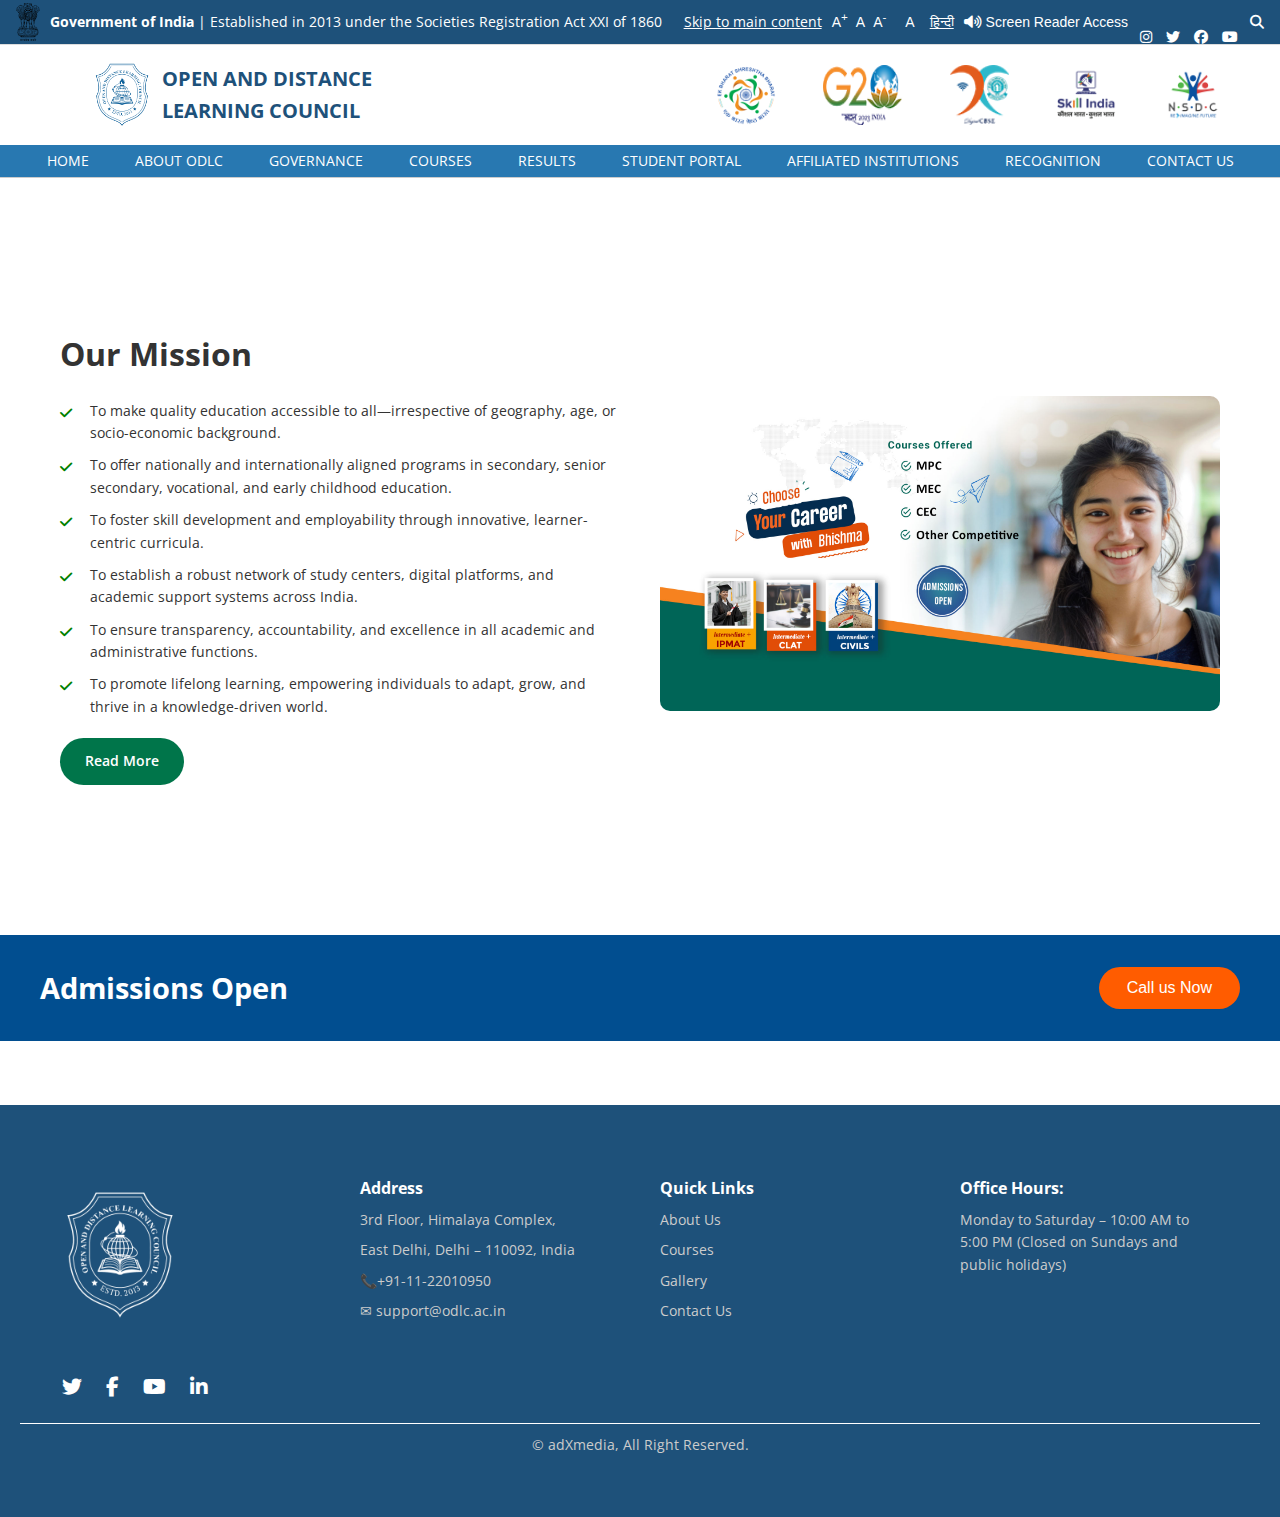
<file: mission.html>
<!DOCTYPE html>
<html lang="en">
<head>
  <meta charset="UTF-8" />
  <meta name="viewport" content="width=device-width, initial-scale=1.0"/>
  <title>Bhishma Institute Section</title>
   <!-- Open Sans from Google Fonts -->
<link href="https://fonts.googleapis.com/css2?family=Open+Sans&display=swap" rel="stylesheet">

<!-- Font Awesome (Free version) -->
<link href="https://cdnjs.cloudflare.com/ajax/libs/font-awesome/6.5.0/css/all.min.css" rel="stylesheet">
  <link rel="stylesheet" href="https://cdnjs.cloudflare.com/ajax/libs/font-awesome/6.5.0/css/all.min.css" />
  <link href="https://fonts.googleapis.com/css2?family=Inter:wght@400;600;700&display=swap" rel="stylesheet">
  <style>
    * {
      box-sizing: border-box;
      margin: 0;
      padding: 0;
    }

    body {
       font-family: 'Open Sans', sans-serif;
      line-height: 1.6;
        font-size: 14px;
      background-color: #fff;
      color: #333;
     
    }

    .container {
      max-width: 1200px;
      margin: auto;
      padding: 20px;
      display: flex;
      gap: 40px;
      align-items: center;
      justify-content: space-between;
      flex-wrap: wrap;
    }

    .content {
      flex: 1;
        font-size: 14px;
      min-width: 300px;
    }

    .content h2 {
      font-size: 32px;
      font-weight: 700;
      margin-bottom: 20px;
    }

    .content p {
      font-size: 16px;
      margin-bottom: 20px;
    }

    .content ul {
      list-style: none;
      margin-bottom: 20px;
    }

    .content ul li {
      margin-bottom: 10px;
      position: relative;
      padding-left: 30px;
    }

    .content ul li::before {
      content: "\f00c";
       font-family: 'Open Sans', sans-serif;
      font-weight: 900;
      color: green;
      position: absolute;
      left: 0;
      top: 2px;
    }

    .read-more {
      display: inline-block;
      padding: 12px 25px;
      background-color: #00754a;
      color: #fff;
      text-decoration: none;
      border-radius: 25px;
      font-weight: 600;
      transition: background 0.3s;
    }

    .read-more:hover {
      background-color: #005f3b;
    }

    .image {
      flex: 1;
      min-width: 300px;
      text-align: center;
    }

    .image img {
      max-width: 100%;
      border-radius: 10px;
    }

    /* MEDIA QUERIES */
    @media (max-width: 992px) {
      .container {
        flex-direction: column;
        text-align: center;
      }

      .content, .image {
        text-align: center;
      }

      .content h2 {
        font-size: 28px;
      }
    }

    @media (max-width: 768px) {
      .content h2 {
        font-size: 24px;
      }

      .content p, .content ul li {
        font-size: 15px;
      }

      .read-more {
        font-size: 14px;
        padding: 10px 20px;
      }
    }

    @media (max-width: 480px) {
      .content h2 {
        font-size: 20px;
      }

      .content p, .content ul li {
        font-size: 14px;
      }
    }



    * {
    margin: 0;
    padding: 0;
    box-sizing: border-box;
  }

  body {
     font-family: 'Open Sans', sans-serif;
       font-size: 14px;
  }

  .cbse-header {
    border-bottom: 1px solid #ccc;
    background-color: #fff;
  }
  <!-- Top Bar-->
  * {
    margin: 0;
    padding: 0;
    box-sizing: border-box;
  }
  
  body {
     font-family: 'Open Sans', sans-serif;
       font-size: 14px;
  }
  
  
  .top {
    display: flex;
    justify-content: space-between;
    align-items: center;
    padding: 0px 16px;
    background-color:  #1e517a !important; /* Black background */
    color: #fff;
    border-bottom: 1px solid #ddd;
    flex-wrap: wrap;
  }
  
  .left-section,
  .right-section {
    display: flex;
    align-items: center;
  
    gap: 10px;
    flex-wrap: wrap;
  }
  
  .left-section .emblem {
    width: 24px;
    height: auto;
  }
  
  .right-section a,
  .right-section button,
  .right-section i {
    font-size: 14px;
    background: none;
    border: none;
    cursor: pointer;
    color: #fff;
  }
  
  .font-size-controls button {
    margin-right: 4px;
    color: #fff;
  }
  
  .active-font {
    border: 1px solid #fff;
    padding: 2px 5px;
  }
  
  .social-icons i {
    margin: 0 2px;
  }
  
  /* Responsive Layouts */
  @media (max-width: 768px) {
    .top {
      flex-direction: column;
      align-items: flex-start;
    }
  
    .left-section,
    .right-section {
      flex: 1 1 100%;
      justify-content: space-between;
      padding: 6px 0;
    }
  
    .left-section span {
      font-size: 13px;
    }
  
    .right-section {
      gap: 6px;
      flex-wrap: wrap;
    }
  
    .font-size-controls,
    .screen-reader {
      display: none; /* Hide on small screens */
    }
  }
  
  @media (max-width: 480px) {
    .social-icons i {
      font-size: 16px;
    }
  
    .right-section i {
      font-size: 14px;
    }
  }
  
  .top-bar {
    display: flex;
    flex-wrap: wrap;
    justify-content: space-between;
    padding: 10px 20px;
    align-items: center;
  }

  .logo {
    display: flex;
    align-items: center;
    gap: 10px;
  }

  .logo img {
    width: 60px;
    margin-left: 72px;

    height: auto;
  }

  .title h1 {
    font-size: 20px;
    color:  #1e517a;
    font-weight: bold;
  }

  .title p {
    font-size: 12px;
    color: #007ca8;
  }

  .top-icons {
    display: flex;
    gap: 10px;
    flex-wrap: wrap;
  }

  .top-icons img {
    height: 60px;
    margin-right: 37px;

    max-width: 80px;
  }

  .navbar {
    background-color:#2878b1;
    color: white;
  }

 

  #nav-menu {
    list-style: none;
    display: flex;
    flex-wrap: wrap;
    justify-content: center;
    padding: 0;
  }

  #nav-menu li {
    position: relative;
  }

  #nav-menu > li {
    margin: 0 15px;
  }

  #nav-menu a {
    display: block;
    padding: 5px 8px;
    font-weight: 400;
    color: white;
    text-decoration: none;
  }

  #nav-menu li:hover > ul {
    display: block;
  }

  /* Dropdown Styles */
  #nav-menu li ul {
    display: none;
    position: absolute;
    background-color: #111;
    top: 100%;
    left: 0;
    min-width: 180px;
    z-index: 1000;
  }

  #nav-menu li ul li a {
    padding: 10px 15px;
    white-space: nowrap;
  }

  #nav-menu li ul li a:hover {
    background-color: #222;
  }

  /* Mobile menu toggle */
  .menu-toggle {
    display: none;
    background: #000;
    color: white;
    padding: 10px 20px;
    font-size: 20px;
    cursor: pointer;
  }

  /* Responsive Styles */
  @media screen and (max-width: 768px) {
    .menu-toggle {
      display: block;
    }

    #nav-menu {
      flex-direction: column;
      display: none;
      width: 100%;
    }
    #nav-menu li {
      text-align: center;
      margin: 0;
      background-color: rgb(139, 139, 139); /* ← this line sets li background to black */
    }
  
    #nav-menu li {
      text-align: center;
     
      margin: 0;
    }

    #nav-menu li ul {
      position: static;
      
    }

    #nav-menu.show {
      display: flex;
    }
  }


  /* Hamburger menu styles */
  .hamburger {
    display: none;
    flex-direction: column;
    cursor: pointer;
    padding: 10px;
  }

  .hamburger div {
    width: 25px;
    height: 3px;
    background-color: #333;
    margin: 4px 0;
  }

  @media (max-width: 768px) {
    .top-bar {
      flex-direction: column;
      align-items: flex-start;
      gap: 10px;
    }

    .hamburger {
      display: flex;
      margin-left: auto;
    }

    .navbar ul {
      flex-direction: column;
      align-items: flex-start;
      gap: 0;
      padding: 0;
      display: none;
      width: 100%;
      background-color: #f7f7f7;
    }

    .navbar ul.show {
      display: flex;
    }

    .navbar li {
      width: 100%;
      border-top: 1px solid #ddd;
    }

    .navbar li a {
      display: block;
      color: #000000;
      width: 100%;
      padding: 10px 20px;
    }
  }



  

  .admission-banner {
    background-color: #00695c; /* Dark green */
    color: white;
    display: flex;
    justify-content: space-between;
    align-items: center;
    padding: 30px 40px;
    background-color: #014e90; /* Optional pattern */
    background-repeat: repeat;
  }

  .admission-text {
    font-size: 1.8rem;
    font-weight: bold;
  }

  .call-button {
    background-color: #ff5c00;
    color: white;
    padding: 12px 28px;
    font-size: 1rem;
    border: none;
    border-radius: 30px;
    cursor: pointer;
    transition: background-color 0.3s ease;
  }

  .call-button:hover {
    background-color: #e04f00;
  }

  /* Responsive Styles */
  @media (max-width: 768px) {
    .admission-banner {
      flex-direction: column;
      gap: 20px;
      text-align: center;
      padding: 20px;
    }

    .admission-text {
      font-size: 1.5rem;
    }

    .call-button {
      padding: 12px 24px;
      font-size: 1rem;
    }
  }

  @media (max-width: 480px) {
    .admission-text {
      font-size: 1.3rem;
    }

    .call-button {
      width: 100%;
      max-width: 250px;
    }
  }



  footer {
    background-color: #1e517a;
    padding: 50px 20px;
  }
  .footer-container {
    display: flex;
    flex-wrap: wrap;
    justify-content: space-between;
    align-items: flex-start;
    max-width: 1200px;
    margin: auto;
  }
  .footer-logo, .footer-address, .footer-links, .footer-newsletter {
    flex: 1 1 250px;
    margin: 20px;
  }
  .footer-logo img {
    width: 120px;
  }
  .social-icons a {
    display: inline-block;
    margin-right: 10px;
    font-size: 20px;
    color: white;
    text-decoration: none;
  }
  .footer-address p,
  .footer-links a,
  .footer-newsletter p {
    margin: 8px 0;
    color: #ccc;
    font-size: 14px;
  }
  .footer-links a {
    display: block;
    text-decoration: none;
  }
  .newsletter-input {
    display: flex;
    margin-top: 10px;
  }
  .newsletter-input input {
    padding: 10px;
    border: 1px solid #555;
    border-right: none;
    flex: 1;
    outline: none;
  }
  .newsletter-input button {
    padding: 10px 20px;
    border: none;
    background-color: #01796f;
    color: white;
    cursor: pointer;
  }
  .footer-bottom {
    text-align: center;
    border-top: 1px solid #ffffff;
    padding: 10px;
    font-size: 14px;
    color: #ccc;
  }

  /* Responsive Styles */
  @media screen and (max-width: 992px) {
    .footer-container {
      flex-direction: column;
      align-items: center;
      text-align: center;
    }
    .footer-logo, .footer-address, .footer-links, .footer-newsletter {
      margin: 10px 0;
    }
    .newsletter-input {
      flex-direction: column;
    }
    .newsletter-input input,
    .newsletter-input button {
      width: 100%;
      margin: 5px 0;
    }
  }

  .social-icons {
    display: flex;
    gap: 10px;
    margin-top: 30px;
  }
 


  
  .container {
    max-width: 1200px;
    margin: auto;
    padding: 20px;
    display: flex;
    gap: 40px;
    align-items: center;
    justify-content: space-between;
    flex-wrap: wrap;
  }

  .content {
    flex: 1;
    min-width: 300px;
  }

  .content h2 {
    font-size: 32px;
    font-weight: 700;
    margin-bottom: 20px;
  }

  .content p {
    font-size: 16px;
    margin-bottom: 20px;
  }

  .content ul {
    list-style: none;
    margin-bottom: 20px;
  }

  .content ul li {
    margin-bottom: 10px;
    position: relative;
    padding-left: 30px;
  }

  .content ul li::before {
    content: "\f00c";
    font-family: "Font Awesome 6 Free";
    font-weight: 900;
    color: green;
    position: absolute;
    left: 0;
    top: 2px;
  }

  .read-more {
    display: inline-block;
    padding: 12px 25px;
    background-color: #00754a;
    color: #fff;
    text-decoration: none;
    border-radius: 25px;
    font-weight: 600;
    transition: background 0.3s;
  }

  .read-more:hover {
    background-color: #005f3b;
  }

  .image {
    flex: 1;
    min-width: 300px;
    text-align: center;
  }

  .image img {
    max-width: 100%;
    border-radius: 10px;
  }

  /* MEDIA QUERIES */
  @media (max-width: 992px) {
    .container {
      flex-direction: column;
      text-align: center;
    }

    .content, .image {
      text-align: center;
    }

    .content h2 {
      font-size: 28px;
    }
  }

  @media (max-width: 768px) {
    .content h2 {
      font-size: 24px;
    }

    .content p, .content ul li {
      font-size: 15px;
    }

    .read-more {
      font-size: 14px;
      padding: 10px 20px;
    }
  }

  @media (max-width: 480px) {
    .content h2 {
      font-size: 20px;
    }

    .content p, .content ul li {
      font-size: 14px;
    }
  }
  </style>
</head>

  <!-- Top Bar-->
  <header1 class="top">
    <div class="left-section">
      <img src="images/SMJW.png" alt="India Emblem" class="emblem" />
      <span><strong>Government of India</strong> | Established in 2013 under the Societies Registration Act XXI of 1860</span>
    </div>
    <div class="right-section">
      <a href="#" class="skip-link">Skip to main content</a>
      <div class="font-size-controls">
        <button>A<sup>+</sup></button>
        <button>A</button>
        <button>A<sup>-</sup></button>
      </div>
      <button class="active-font">A</button>
      <a href="#" class="lang">हिन्दी</a>
      <button class="screen-reader">
        <i class="fas fa-volume-up"></i> Screen Reader Access
      </button>
      <div class="social-icons">
        <i class="fab fa-instagram"></i>
        <i class="fab fa-twitter"></i>
        <i class="fab fa-facebook"></i>
        <i class="fab fa-youtube"></i>
      </div>
      <i class="fas fa-search"></i>
    </div>
  </header1>
  <!-- Top Bar end-->
<header class="cbse-header" >
<div class="top-bar">
  <div class="logo">
    <img src="images/LOGO 1.png" alt="CBSE Logo" />
    <div class="title">
      <h1>OPEN AND DISTANCE </h1>
      <h1>LEARNING COUNCIL</h1>
      
    </div>
  </div>
  <div class="top-icons">
    <img src="images/LOGO-EBSB-1-150x150.png" alt="G20" />
    <img src="images/g20-logo.png" alt="G20" />
    <img src="images/digitalcbselogo.png" alt="Amrit Mahotsav" />
    <img src="images/skills.png" alt="G20" />
    <img src="images/logo_nsdc.png" alt="Amrit Mahotsav" />
   

  </div>
  <div class="hamburger" onclick="toggleMenu()">
    <div></div>
    <div></div>
    <div></div>
  </div>
</div>

<div class="navbar">

  <ul id="nav-menu">
    <li><a href="index.html">HOME</a></li>
    <li>
      <a href="#">ABOUT ODLC</a>
      <ul>
        <li><a href="vision.html">Vision</a></li>
        <li><a href="mission.html">Mission</a></li>
      
      </ul>
    </li>
    <li><a href="#">GOVERNANCE</a>
      <ul>
        <li><a href="table.html">Governing Council</a></li>
      <li><a href="#">Academic Council</a></li>
      <li><a href="#">Administrative Structure</a></li>
    </ul>
    </li>
    <li>
      <a href="#">COURSES</a>
      <ul>
        <li><a href="secendry level.html">Secondary Level</a></li>
      <li><a href="#">Sr-Secondary Level </a></li>
      <li><a href="#">Skill & Vocational Education</a></li>
      <li><a href="#">Early Childhood Care & Education (ECCE)</a></li>
      <li><a href="#">Fee Structure</a></li>
    </ul>
    </li>
    <li><a href="#">RESULTS</a>
        <ul>
          <li><a href="Download Result .html">View/Download Result </a></li>
        <li><a href="Re-evaluation Request.html">Re-evaluation Request </a></li>
        <li><a href="Result Notifications.html">Result Notifications</a></li>
      </ul>
      </li>
    <li>
      <a href="#">STUDENT PORTAL</a>
    <ul>
      <li><a href="#">Login / Dashboard</a></li>
      <li><a href="#">Download ID Card</a></li>
      <li><a href="#">Study Materials / E-Content</a></li>
      <li><a href="#">Syllabus & Curriculum</a></li>
      <li><a href="#">Raise a Support Ticket</a></li>
    </ul>
  </li>
  <li><a href="#">AFFILIATED INSTITUTIONS</a>
    <ul>
      <li><a href="#">List of Affiliated Institutions</a></li>
      <li><a href="#">Affiliation Guidelines & Criteria</a></li>
      <li><a href="#">Online Affiliation Form (Apply Now)</a></li>
      <li><a href="#">Renewal of Affiliation</a></li>
      <li><a href="#">Download Affiliation Documents</a></li>
      <li><a href="#">Institution Login</a></li>
    </ul>
  </li>
    <li><a href="#">RECOGNITION</a></li>
    <li><a href="contact us .html">CONTACT US</a></li>
  </ul>
</div>
</header>

<body>
  <section class="container" style="padding-top: 150px;padding-bottom: 150px;">
    <div class="content">
      <h2> Our Mission</h2>
      <ul>
        <li>To make quality education accessible to all—irrespective of geography, age, or socio-economic background.</li>
        <li>To offer nationally and internationally aligned programs in secondary, senior secondary, vocational, and early childhood education.</li>
        <li>To foster skill development and employability through innovative, learner-centric curricula.</li>
        <li>To establish a robust network of study centers, digital platforms, and academic support systems across India.</li>
        <li>To ensure transparency, accountability, and excellence in all academic and administrative functions.</li>
        <li>To promote lifelong learning, empowering individuals to adapt, grow, and thrive in a knowledge-driven world.</li>
      </ul>
      
      <a href="#" class="read-more">Read More</a>
    </div>
    <div class="image">
      <img src="images/carousel01.jpg" alt="Bhishma Institute Group Photo" />
    </div>
  </section>
<div class="admission-banner"  style="margin-bottom: 5%;">
<div class="admission-text">Admissions Open</div>
<button class="call-button">Call us Now</button>
</div>

<footer >
  <div class="footer-container">
    <div class="footer-logo">
      <img src="images/4f1d51b9-b235-421d-ad13-aab1c0abf268-converted (1).png" alt="Logo" />
      <div class="social-icons">
        <a href="#" class="social-icon twitter"><i class="fab fa-twitter"></i></a>
        <a href="#" class="social-icon facebook"><i class="fab fa-facebook-f"></i></a>
        <a href="#" class="social-icon youtube"><i class="fab fa-youtube"></i></a>
        <a href="#" class="social-icon linkedin"><i class="fab fa-linkedin-in"></i></a>
      </div>
    </div>
    <div class="footer-address">
      <h3 style="color: white;">Address</h3>
      <p >3rd Floor, Himalaya Complex,
        
        </p>
      <p>East Delhi, Delhi – 110092, India</p>
      <p>📞+91-11-22010950 </p>
      <p>✉ support@odlc.ac.in</p>
    </div>
    <div class="footer-links">
      <h3 style="color: white;">Quick Links</h3>
      <a href="#">About Us</a>
      <a href="#">Courses</a>
      <a href="#">Gallery</a>
      <a href="#">Contact Us</a>
    </div>
    <div class="footer-newsletter">
      <h3 style="color: white;">Office Hours:</h3>
      <p>Monday to Saturday – 10:00 AM to 5:00 PM
        (Closed on Sundays and public holidays)
        </p>
     
    </div>
  </div>
  <div class="footer-bottom">
    &copy; adXmedia, All Right Reserved.
  </div>
</footer>
<script>
      function toggleMenu() {
      const nav = document.getElementById('nav-menu');
      nav.classList.toggle('show');
    }
</script>
</body>
</html>
</file>
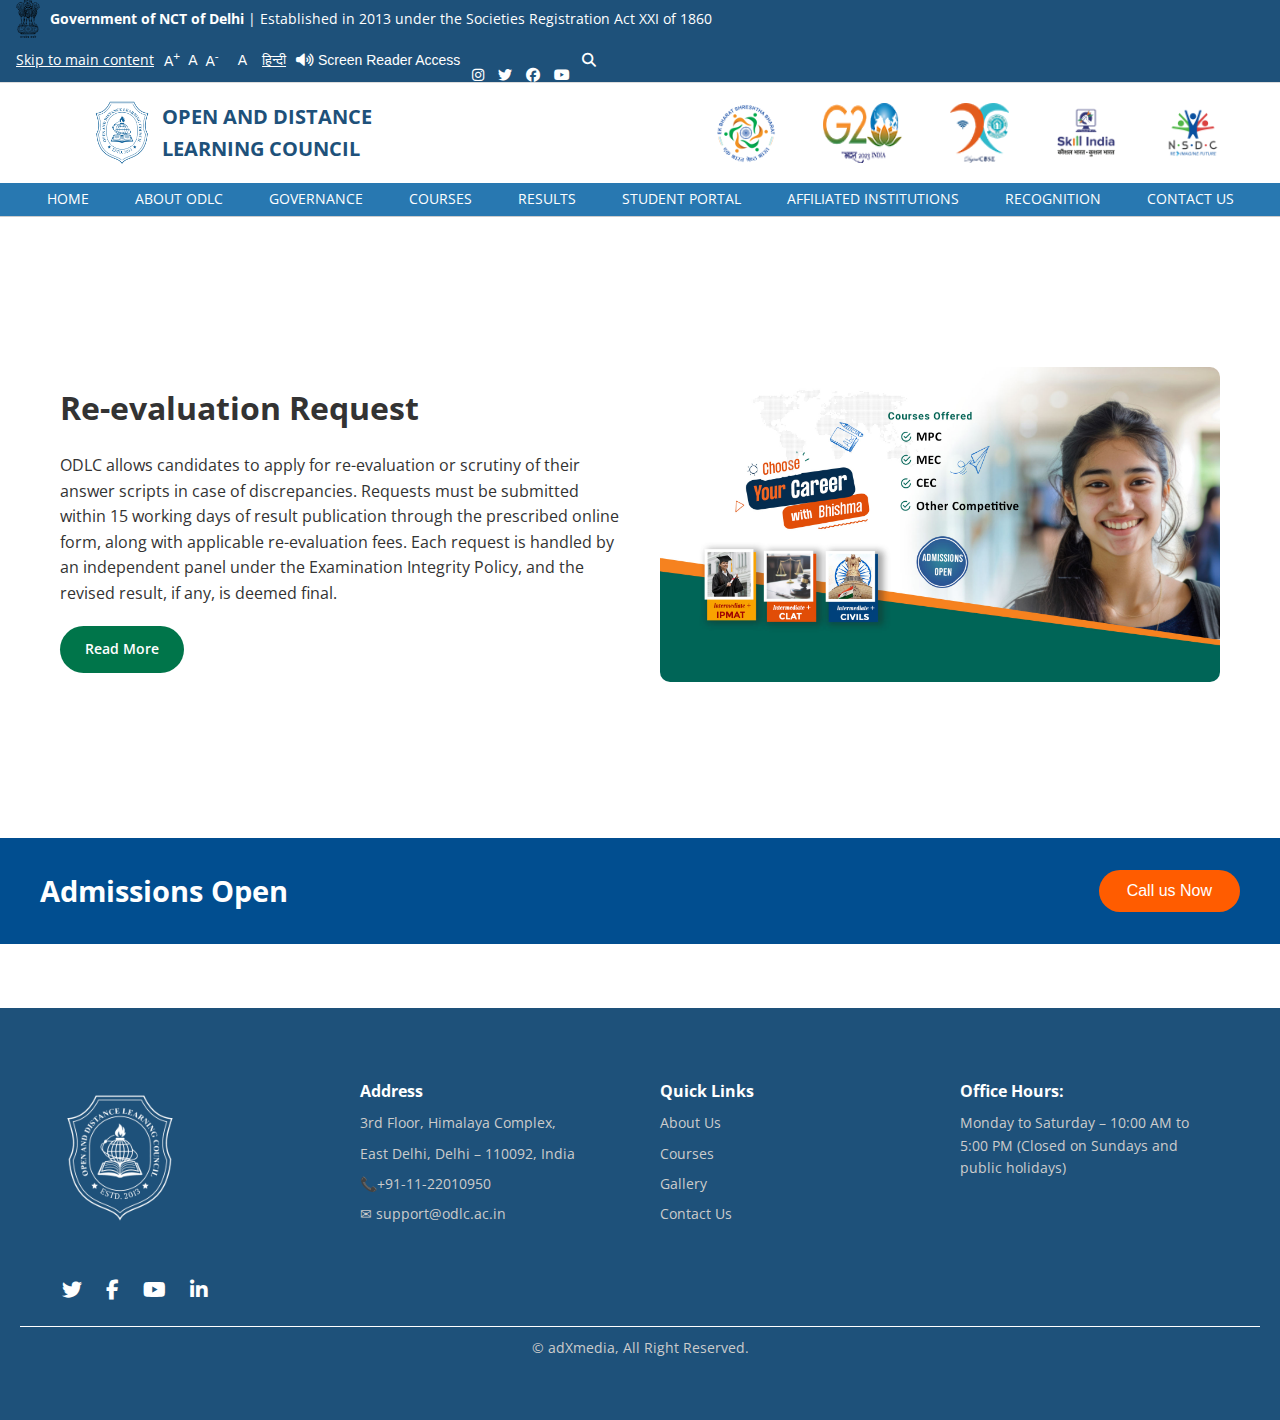
<file: Re-evaluation Request.html>
<!DOCTYPE html>
<html lang="en">
<head>
  <meta charset="UTF-8" />
  <meta name="viewport" content="width=device-width, initial-scale=1.0"/>
  <title>Bhishma Institute Section</title>
   <!-- Open Sans from Google Fonts -->
<link href="https://fonts.googleapis.com/css2?family=Open+Sans&display=swap" rel="stylesheet">

<!-- Font Awesome (Free version) -->
<link href="https://cdnjs.cloudflare.com/ajax/libs/font-awesome/6.5.0/css/all.min.css" rel="stylesheet">
  <link rel="stylesheet" href="https://cdnjs.cloudflare.com/ajax/libs/font-awesome/6.5.0/css/all.min.css" />
  <link href="https://fonts.googleapis.com/css2?family=Inter:wght@400;600;700&display=swap" rel="stylesheet">
  <style>
    * {
      box-sizing: border-box;
      margin: 0;
      padding: 0;
    }

    body {
      font-family: 'Open Sans', sans-serif;
        font-size: 14px;
      line-height: 1.6;
      background-color: #fff;
      color: #333;
     
    }

    .container {
      max-width: 1200px;
      margin: auto;
      padding: 20px;
      display: flex;
      gap: 40px;
      align-items: center;
      justify-content: space-between;
      flex-wrap: wrap;
    }

    .content {
      flex: 1;
        font-size: 14px;
      min-width: 300px;
    }

    .content h2 {
      font-size: 32px;
      font-weight: 700;
      margin-bottom: 20px;
    }

    .content p {
      font-size: 16px;
      margin-bottom: 20px;
    }

    .content ul {
      list-style: none;
      margin-bottom: 20px;
    }

    .content ul li {
      margin-bottom: 10px;
      position: relative;
      padding-left: 30px;
    }

    .content ul li::before {
      content: "\f00c";
      font-family: 'Open Sans', sans-serif;
      font-weight: 900;
      color: green;
      position: absolute;
      left: 0;
      top: 2px;
    }

    .read-more {
      display: inline-block;
      padding: 12px 25px;
      background-color: #00754a;
      color: #fff;
      text-decoration: none;
      border-radius: 25px;
      font-weight: 600;
      transition: background 0.3s;
    }

    .read-more:hover {
      background-color: #005f3b;
    }

    .image {
      flex: 1;
      min-width: 300px;
      text-align: center;
    }

    .image img {
      max-width: 100%;
      border-radius: 10px;
    }

    /* MEDIA QUERIES */
    @media (max-width: 992px) {
      .container {
        flex-direction: column;
        text-align: center;
      }

      .content, .image {
        text-align: center;
      }

      .content h2 {
        font-size: 28px;
      }
    }

    @media (max-width: 768px) {
      .content h2 {
        font-size: 24px;
      }

      .content p, .content ul li {
        font-size: 15px;
      }

      .read-more {
        font-size: 14px;
        padding: 10px 20px;
      }
    }

    @media (max-width: 480px) {
      .content h2 {
        font-size: 20px;
      }

      .content p, .content ul li {
        font-size: 14px;
      }
    }



    * {
    margin: 0;
    padding: 0;
    box-sizing: border-box;
  }

  body {
    font-family: 'Open Sans', sans-serif;
      font-size: 14px;
  }

  .cbse-header {
    border-bottom: 1px solid #ccc;
    background-color: #fff;
  }
  <!-- Top Bar-->
  * {
    margin: 0;
    padding: 0;
    box-sizing: border-box;
  }
  
  body {
    font-family: 'Open Sans', sans-serif;
      font-size: 14px;
  }
  
  
  .top {
    display: flex;
    justify-content: space-between;
    align-items: center;
    padding: 0px 16px;
    background-color:  #1e517a !important; /* Black background */
    color: #fff;
    border-bottom: 1px solid #ddd;
    flex-wrap: wrap;
  }
  
  .left-section,
  .right-section {
    display: flex;
    align-items: center;
   
    gap: 10px;
    flex-wrap: wrap;
  }
  
  .left-section .emblem {
    width: 24px;
    height: auto;
  }
  
  .right-section a,
  .right-section button,
  .right-section i {
    font-size: 14px;
    background: none;
    border: none;
    cursor: pointer;
    color: #fff;
  }
  
  .font-size-controls button {
    margin-right: 4px;
    color: #fff;
  }
  
  .active-font {
    border: 1px solid #fff;
    padding: 2px 5px;
  }
  
  .social-icons i {
    margin: 0 2px;
  }
  
  /* Responsive Layouts */
  @media (max-width: 768px) {
    .top {
      flex-direction: column;
      align-items: flex-start;
    }
  
    .left-section,
    .right-section {
      flex: 1 1 100%;
      justify-content: space-between;
      padding: 6px 0;
    }
  
    .left-section span {
      font-size: 13px;
    }
  
    .right-section {
      gap: 6px;
      flex-wrap: wrap;
    }
  
    .font-size-controls,
    .screen-reader {
      display: none; /* Hide on small screens */
    }
  }
  
  @media (max-width: 480px) {
    .social-icons i {
      font-size: 16px;
    }
  
    .right-section i {
      font-size: 14px;
    }
  }
  
  .top-bar {
    display: flex;
    flex-wrap: wrap;
    justify-content: space-between;
    padding: 10px 20px;
    align-items: center;
  }

  .logo {
    display: flex;
    align-items: center;
    gap: 10px;
  }

  .logo img {
    width: 60px;
    margin-left: 72px;

    height: auto;
  }

  .title h1 {
    font-size: 20px;
    color:  #1e517a;
    font-weight: bold;
  }

  .title p {
    font-size: 12px;
    color: #007ca8;
  }

  .top-icons {
    display: flex;
    gap: 10px;
    flex-wrap: wrap;
  }

  .top-icons img {
    height: 60px;
    margin-right: 37px;

    max-width: 80px;
  }

  .navbar {
    background-color:#2878b1;
    color: white;
  }

 

  #nav-menu {
    list-style: none;
    display: flex;
    flex-wrap: wrap;
    justify-content: center;
    padding: 0;
  }

  #nav-menu li {
    position: relative;
  }

  #nav-menu > li {
    margin: 0 15px;
  }

  #nav-menu a {
    display: block;
    padding: 5px 8px;
    font-weight: 400;
    color: white;
    text-decoration: none;
  }

  #nav-menu li:hover > ul {
    display: block;
  }

  /* Dropdown Styles */
  #nav-menu li ul {
    display: none;
    position: absolute;
    background-color: #111;
    top: 100%;
    left: 0;
    min-width: 180px;
    z-index: 1000;
  }

  #nav-menu li ul li a {
    padding: 10px 15px;
    white-space: nowrap;
  }

  #nav-menu li ul li a:hover {
    background-color: #222;
  }

  /* Mobile menu toggle */
  .menu-toggle {
    display: none;
    background: #000;
    color: white;
    padding: 10px 20px;
    font-size: 20px;
    cursor: pointer;
  }

  /* Responsive Styles */
  @media screen and (max-width: 768px) {
    .menu-toggle {
      display: block;
    }

    #nav-menu {
      flex-direction: column;
      display: none;
      width: 100%;
    }
    #nav-menu li {
      text-align: center;
      margin: 0;
      background-color: rgb(139, 139, 139); /* ← this line sets li background to black */
    }
  
    #nav-menu li {
      text-align: center;
     
      margin: 0;
    }

    #nav-menu li ul {
      position: static;
      
    }

    #nav-menu.show {
      display: flex;
    }
  }


  /* Hamburger menu styles */
  .hamburger {
    display: none;
    flex-direction: column;
    cursor: pointer;
    padding: 10px;
  }

  .hamburger div {
    width: 25px;
    height: 3px;
    background-color: #333;
    margin: 4px 0;
  }

  @media (max-width: 768px) {
    .top-bar {
      flex-direction: column;
      align-items: flex-start;
      gap: 10px;
    }

    .hamburger {
      display: flex;
      margin-left: auto;
    }

    .navbar ul {
      flex-direction: column;
      align-items: flex-start;
      gap: 0;
      padding: 0;
      display: none;
      width: 100%;
      background-color: #f7f7f7;
    }

    .navbar ul.show {
      display: flex;
    }

    .navbar li {
      width: 100%;
      border-top: 1px solid #ddd;
    }

    .navbar li a {
      display: block;
      color: #000000;
      width: 100%;
      padding: 10px 20px;
    }
  }



  

  .admission-banner {
    background-color: #00695c; /* Dark green */
    color: white;
    display: flex;
    justify-content: space-between;
    align-items: center;
    padding: 30px 40px;
    background-color: #014e90; /* Optional pattern */
    background-repeat: repeat;
  }

  .admission-text {
    font-size: 1.8rem;
    font-weight: bold;
  }

  .call-button {
    background-color: #ff5c00;
    color: white;
    padding: 12px 28px;
    font-size: 1rem;
    border: none;
    border-radius: 30px;
    cursor: pointer;
    transition: background-color 0.3s ease;
  }

  .call-button:hover {
    background-color: #e04f00;
  }

  /* Responsive Styles */
  @media (max-width: 768px) {
    .admission-banner {
      flex-direction: column;
      gap: 20px;
      text-align: center;
      padding: 20px;
    }

    .admission-text {
      font-size: 1.5rem;
    }

    .call-button {
      padding: 12px 24px;
      font-size: 1rem;
    }
  }

  @media (max-width: 480px) {
    .admission-text {
      font-size: 1.3rem;
    }

    .call-button {
      width: 100%;
      max-width: 250px;
    }
  }



  footer {
    background-color: #1e517a;
    padding: 50px 20px;
  }
  .footer-container {
    display: flex;
    flex-wrap: wrap;
    justify-content: space-between;
    align-items: flex-start;
    max-width: 1200px;
    margin: auto;
  }
  .footer-logo, .footer-address, .footer-links, .footer-newsletter {
    flex: 1 1 250px;
    margin: 20px;
  }
  .footer-logo img {
    width: 120px;
  }
  .social-icons a {
    display: inline-block;
    margin-right: 10px;
    font-size: 20px;
    color: white;
    text-decoration: none;
  }
  .footer-address p,
  .footer-links a,
  .footer-newsletter p {
    margin: 8px 0;
    color: #ccc;
    font-size: 14px;
  }
  .footer-links a {
    display: block;
    text-decoration: none;
  }
  .newsletter-input {
    display: flex;
    margin-top: 10px;
  }
  .newsletter-input input {
    padding: 10px;
    border: 1px solid #555;
    border-right: none;
    flex: 1;
    outline: none;
  }
  .newsletter-input button {
    padding: 10px 20px;
    border: none;
    background-color: #01796f;
    color: white;
    cursor: pointer;
  }
  .footer-bottom {
    text-align: center;
    border-top: 1px solid #ffffff;
    padding: 10px;
    font-size: 14px;
    color: #ccc;
  }

  /* Responsive Styles */
  @media screen and (max-width: 992px) {
    .footer-container {
      flex-direction: column;
      align-items: center;
      text-align: center;
    }
    .footer-logo, .footer-address, .footer-links, .footer-newsletter {
      margin: 10px 0;
    }
    .newsletter-input {
      flex-direction: column;
    }
    .newsletter-input input,
    .newsletter-input button {
      width: 100%;
      margin: 5px 0;
    }
  }

  .social-icons {
    display: flex;
    gap: 10px;
    margin-top: 30px;
  }
 


  
  .container {
    max-width: 1200px;
    margin: auto;
    padding: 20px;
    display: flex;
    gap: 40px;
    align-items: center;
    justify-content: space-between;
    flex-wrap: wrap;
  }

  .content {
    flex: 1;
    min-width: 300px;
  }

  .content h2 {
    font-size: 32px;
    font-weight: 700;
    margin-bottom: 20px;
  }

  .content p {
    font-size: 16px;
    margin-bottom: 20px;
  }

  .content ul {
    list-style: none;
    margin-bottom: 20px;
  }

  .content ul li {
    margin-bottom: 10px;
    position: relative;
    padding-left: 30px;
  }

  .content ul li::before {
    content: "\f00c";
    font-family: "Font Awesome 6 Free";
    font-weight: 900;
    color: green;
    position: absolute;
    left: 0;
    top: 2px;
  }

  .read-more {
    display: inline-block;
    padding: 12px 25px;
    background-color: #00754a;
    color: #fff;
    text-decoration: none;
    border-radius: 25px;
    font-weight: 600;
    transition: background 0.3s;
  }

  .read-more:hover {
    background-color: #005f3b;
  }

  .image {
    flex: 1;
    min-width: 300px;
    text-align: center;
  }

  .image img {
    max-width: 100%;
    border-radius: 10px;
  }

  /* MEDIA QUERIES */
  @media (max-width: 992px) {
    .container {
      flex-direction: column;
      text-align: center;
    }

    .content, .image {
      text-align: center;
    }

    .content h2 {
      font-size: 28px;
    }
  }

  @media (max-width: 768px) {
    .content h2 {
      font-size: 24px;
    }

    .content p, .content ul li {
      font-size: 15px;
    }

    .read-more {
      font-size: 14px;
      padding: 10px 20px;
    }
  }

  @media (max-width: 480px) {
    .content h2 {
      font-size: 20px;
    }

    .content p, .content ul li {
      font-size: 14px;
    }
  }
  </style>
</head>

  <!-- Top Bar-->
  <header1 class="top">
    <div class="left-section">
      <img src="images/SMJW.png" alt="India Emblem" class="emblem" />
      <span><strong>Government of NCT of Delhi</strong>  | Established in 2013 under the Societies Registration Act XXI of 1860</span>
    </div>
    <div class="right-section">
      <a href="#" class="skip-link">Skip to main content</a>
      <div class="font-size-controls">
        <button>A<sup>+</sup></button>
        <button>A</button>
        <button>A<sup>-</sup></button>
      </div>
      <button class="active-font">A</button>
      <a href="#" class="lang">हिन्दी</a>
      <button class="screen-reader">
        <i class="fas fa-volume-up"></i> Screen Reader Access
      </button>
      <div class="social-icons">
        <i class="fab fa-instagram"></i>
        <i class="fab fa-twitter"></i>
        <i class="fab fa-facebook"></i>
        <i class="fab fa-youtube"></i>
      </div>
      <i class="fas fa-search"></i>
    </div>
  </header1>
  <!-- Top Bar end-->
<header class="cbse-header" >
<div class="top-bar">
  <div class="logo">
    <img src="images/LOGO 1.png" alt="CBSE Logo" />
    <div class="title">
      <h1>OPEN AND DISTANCE </h1>
      <h1>LEARNING COUNCIL</h1>
      
    </div>
  </div>
  <div class="top-icons">
    <img src="images/LOGO-EBSB-1-150x150.png" alt="G20" />
    <img src="images/g20-logo.png" alt="G20" />
    <img src="images/digitalcbselogo.png" alt="Amrit Mahotsav" />
    <img src="images/skills.png" alt="G20" />
    <img src="images/logo_nsdc.png" alt="Amrit Mahotsav" />
   

  </div>
  <div class="hamburger" onclick="toggleMenu()">
    <div></div>
    <div></div>
    <div></div>
  </div>
</div>

<div class="navbar">

  <ul id="nav-menu">
    <li><a href="index.html">HOME</a></li>
    <li>
      <a href="#">ABOUT ODLC</a>
      <ul>
        <li><a href="vision.html">Vision</a></li>
        <li><a href="mission.html">Mission</a></li>
      
      </ul>
    </li>
    <li><a href="#">GOVERNANCE</a>
      <ul>
        <li><a href="table.html">Governing Council</a></li>
      <li><a href="#">Academic Council</a></li>
      <li><a href="#">Administrative Structure</a></li>
    </ul>
    </li>
    <li>
      <a href="#">COURSES</a>
      <ul>
        <li><a href="secendry level.html">Secondary Level</a></li>
      <li><a href="#">Sr-Secondary Level </a></li>
      <li><a href="#">Skill & Vocational Education</a></li>
      <li><a href="#">Early Childhood Care & Education (ECCE)</a></li>
      <li><a href="#">Fee Structure</a></li>
    </ul>
    </li>
    <li><a href="#">RESULTS</a>
        <ul>
          <li><a href="Download Result .html">View/Download Result </a></li>
        <li><a href="Re-evaluation Request.html">Re-evaluation Request </a></li>
        <li><a href="Result Notifications.html">Result Notifications</a></li>
      </ul>
      </li>
    <li>
      <a href="#">STUDENT PORTAL</a>
    <ul>
      <li><a href="#">Login / Dashboard</a></li>
      <li><a href="#">Download ID Card</a></li>
      <li><a href="#">Study Materials / E-Content</a></li>
      <li><a href="#">Syllabus & Curriculum</a></li>
      <li><a href="#">Raise a Support Ticket</a></li>
    </ul>
  </li>
  <li><a href="#">AFFILIATED INSTITUTIONS</a>
    <ul>
      <li><a href="#">List of Affiliated Institutions</a></li>
      <li><a href="#">Affiliation Guidelines & Criteria</a></li>
      <li><a href="#">Online Affiliation Form (Apply Now)</a></li>
      <li><a href="#">Renewal of Affiliation</a></li>
      <li><a href="#">Download Affiliation Documents</a></li>
      <li><a href="#">Institution Login</a></li>
    </ul>
  </li>
    <li><a href="#">RECOGNITION</a></li>
    <li><a href="contact us .html">CONTACT US</a></li>
  </ul>
</div>
</header>

<body>
  <section class="container" style="padding-top: 150px;padding-bottom: 150px;">
    <div class="content">
      <h2>Re-evaluation Request</h2>
      <p>
        ODLC allows candidates to apply for re-evaluation or scrutiny of their answer scripts in case of discrepancies.
        Requests must be submitted within 15 working days of result publication through the prescribed online form, along with applicable re-evaluation fees.
        
        Each request is handled by an independent panel under the Examination Integrity Policy, and the revised result, if any, is deemed final.
        
      </p>
      <a href="#" class="read-more">Read More</a>
    </div>
    <div class="image">
      <img src="images/carousel01.jpg" alt="Bhishma Institute Group Photo" />
    </div>
  </section>
<div class="admission-banner"  style="margin-bottom: 5%;">
<div class="admission-text">Admissions Open</div>
<button class="call-button">Call us Now</button>
</div>

<footer >
  <div class="footer-container">
    <div class="footer-logo">
      <img src="images/4f1d51b9-b235-421d-ad13-aab1c0abf268-converted (1).png" alt="Logo" />
      <div class="social-icons">
        <a href="#" class="social-icon twitter"><i class="fab fa-twitter"></i></a>
        <a href="#" class="social-icon facebook"><i class="fab fa-facebook-f"></i></a>
        <a href="#" class="social-icon youtube"><i class="fab fa-youtube"></i></a>
        <a href="#" class="social-icon linkedin"><i class="fab fa-linkedin-in"></i></a>
      </div>
    </div>
    <div class="footer-address">
      <h3 style="color: white;">Address</h3>
      <p >3rd Floor, Himalaya Complex,
        
        </p>
      <p>East Delhi, Delhi – 110092, India</p>
      <p>📞+91-11-22010950 </p>
      <p>✉ support@odlc.ac.in</p>
    </div>
    <div class="footer-links">
      <h3 style="color: white;">Quick Links</h3>
      <a href="#">About Us</a>
      <a href="#">Courses</a>
      <a href="#">Gallery</a>
      <a href="#">Contact Us</a>
    </div>
    <div class="footer-newsletter">
      <h3 style="color: white;">Office Hours:</h3>
      <p>Monday to Saturday – 10:00 AM to 5:00 PM
        (Closed on Sundays and public holidays)
        </p>
     
    </div>
  </div>
  <div class="footer-bottom">
    &copy; adXmedia, All Right Reserved.
  </div>
</footer>
<script>
      function toggleMenu() {
      const nav = document.getElementById('nav-menu');
      nav.classList.toggle('show');
    }
</script>
</body>
</html>
</file>
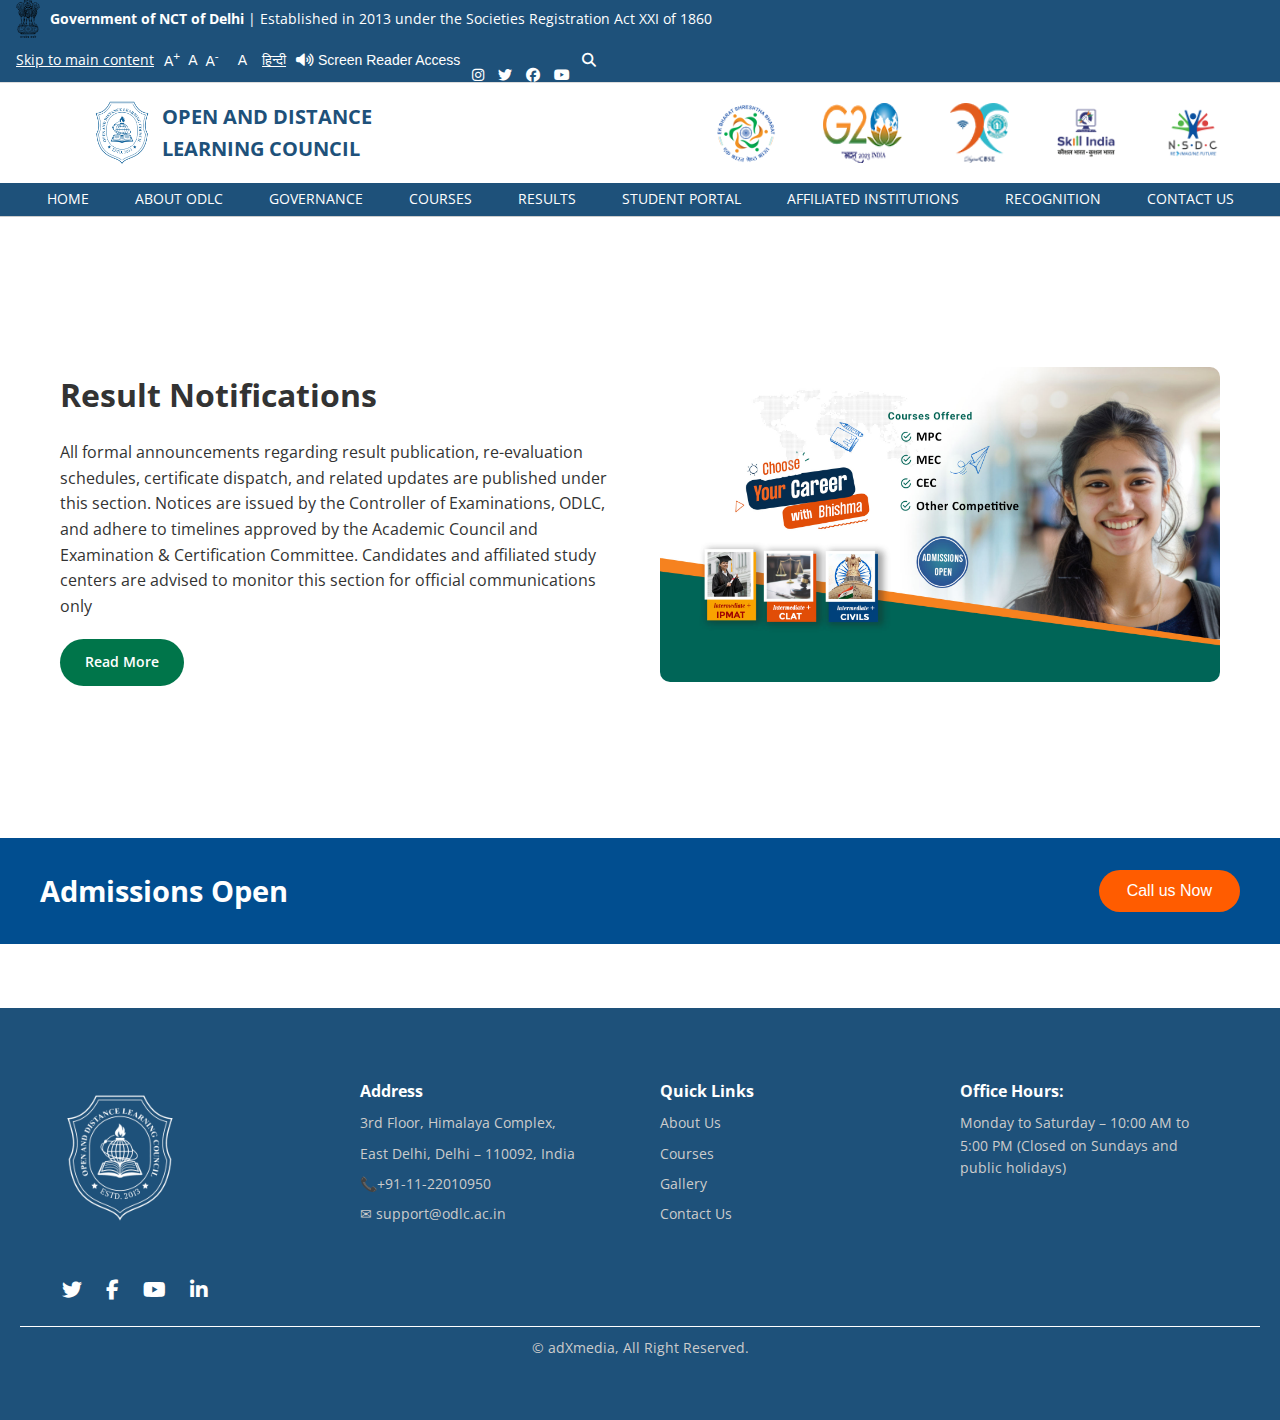
<file: Result Notifications.html>
<!DOCTYPE html>
<html lang="en">
<head>
  <meta charset="UTF-8" />
  <meta name="viewport" content="width=device-width, initial-scale=1.0"/>
  <title>Bhishma Institute Section</title>
     <!-- Open Sans from Google Fonts -->
<link href="https://fonts.googleapis.com/css2?family=Open+Sans&display=swap" rel="stylesheet">

<!-- Font Awesome (Free version) -->
<link href="https://cdnjs.cloudflare.com/ajax/libs/font-awesome/6.5.0/css/all.min.css" rel="stylesheet">
  <link rel="stylesheet" href="https://cdnjs.cloudflare.com/ajax/libs/font-awesome/6.5.0/css/all.min.css" />
  <link href="https://fonts.googleapis.com/css2?family=Inter:wght@400;600;700&display=swap" rel="stylesheet">
  <style>
    * {
      box-sizing: border-box;
      margin: 0;
      padding: 0;
    }

    body {
      font-family: 'Open Sans', sans-serif;
        font-size: 14px;
      line-height: 1.6;
      background-color: #fff;
      color: #333;
     
    }

    .container {
      max-width: 1200px;
      margin: auto;
      padding: 20px;
      display: flex;
      gap: 40px;
      align-items: center;
      justify-content: space-between;
      flex-wrap: wrap;
    }

    .content {
        font-size: 14px;
      flex: 1;
      min-width: 300px;
    }

    .content h2 {
      font-size: 32px;
      font-weight: 700;
      margin-bottom: 20px;
    }

    .content p {
      font-size: 16px;
      margin-bottom: 20px;
    }

    .content ul {
      list-style: none;
      margin-bottom: 20px;
    }

    .content ul li {
      margin-bottom: 10px;
      position: relative;
      padding-left: 30px;
    }

    .content ul li::before {
      content: "\f00c";
      font-family: 'Open Sans', sans-serif;
        font-size: 14px;
      font-weight: 900;
      color: green;
      position: absolute;
      left: 0;
      top: 2px;
    }

    .read-more {
      display: inline-block;
      padding: 12px 25px;
      background-color: #00754a;
      color: #fff;
      text-decoration: none;
      border-radius: 25px;
      font-weight: 600;
      transition: background 0.3s;
    }

    .read-more:hover {
      background-color: #005f3b;
    }

    .image {
      flex: 1;
      min-width: 300px;
      text-align: center;
    }

    .image img {
      max-width: 100%;
      border-radius: 10px;
    }

    /* MEDIA QUERIES */
    @media (max-width: 992px) {
      .container {
        flex-direction: column;
        text-align: center;
      }

      .content, .image {
        text-align: center;
      }

      .content h2 {
        font-size: 28px;
      }
    }

    @media (max-width: 768px) {
      .content h2 {
        font-size: 24px;
      }

      .content p, .content ul li {
        font-size: 15px;
      }

      .read-more {
        font-size: 14px;
        padding: 10px 20px;
      }
    }

    @media (max-width: 480px) {
      .content h2 {
        font-size: 20px;
      }

      .content p, .content ul li {
        font-size: 14px;
      }
    }



    * {
    margin: 0;
    padding: 0;
    box-sizing: border-box;
  }

  body {
    font-family: 'Open Sans', sans-serif;
      font-size: 14px;
  }

  .cbse-header {
    border-bottom: 1px solid #ccc;
    background-color: #fff;
  }
  <!-- Top Bar-->
  * {
    margin: 0;
    padding: 0;
    box-sizing: border-box;
  }
  
  body {
    font-family: 'Open Sans', sans-serif;
      font-size: 14px;
  }
  
  
  .top {
    display: flex;
    justify-content: space-between;
    align-items: center;
    padding: 0px 16px;
    background-color:  #1e517a !important; /* Black background */
    color: #fff;
    border-bottom: 1px solid #ddd;
    flex-wrap: wrap;
  }
  
  .left-section,
  .right-section {
    display: flex;
    align-items: center;
  
    gap: 10px;
    flex-wrap: wrap;
  }
  
  .left-section .emblem {
    width: 24px;
    height: auto;
  }
  
  .right-section a,
  .right-section button,
  .right-section i {
    font-size: 14px;
    background: none;
    border: none;
    cursor: pointer;
    color: #fff;
  }
  
  .font-size-controls button {
    margin-right: 4px;
    color: #fff;
  }
  
  .active-font {
    border: 1px solid #fff;
    padding: 2px 5px;
  }
  
  .social-icons i {
    margin: 0 2px;
  }
  
  /* Responsive Layouts */
  @media (max-width: 768px) {
    .top {
      flex-direction: column;
      align-items: flex-start;
    }
  
    .left-section,
    .right-section {
      flex: 1 1 100%;
      justify-content: space-between;
      padding: 6px 0;
    }
  
    .left-section span {
      font-size: 13px;
    }
  
    .right-section {
      gap: 6px;
      flex-wrap: wrap;
    }
  
    .font-size-controls,
    .screen-reader {
      display: none; /* Hide on small screens */
    }
  }
  
  @media (max-width: 480px) {
    .social-icons i {
      font-size: 16px;
    }
  
    .right-section i {
      font-size: 14px;
    }
  }
  
  .top-bar {
    display: flex;
    flex-wrap: wrap;
    justify-content: space-between;
    padding: 10px 20px;
    align-items: center;
  }

  .logo {
    display: flex;
    align-items: center;
    gap: 10px;
  }

  .logo img {
    width: 60px;
    margin-left: 72px;
    height: auto;
  }

  .title h1 {
    font-size: 20px;
    color:  #1e517a;
    font-weight: bold;
  }

  .title p {
    font-size: 12px;
    color: #007ca8;
  }

  .top-icons {
    display: flex;
    gap: 10px;
    flex-wrap: wrap;
  }

  .top-icons img {
    height: 60px;
    margin-right: 37px;
    max-width: 80px;
  }

  .navbar {
    background-color: #1e517a;
    color: white;
  }

 

  #nav-menu {
    list-style: none;
    display: flex;
    flex-wrap: wrap;
    justify-content: center;
    padding: 0;
  }

  #nav-menu li {
    position: relative;
  }

  #nav-menu > li {
    margin: 0 15px;
  }

  #nav-menu a {
    display: block;
    padding: 5px 8px;
    font-weight: 400;
    color: white;
    text-decoration: none;
  }

  #nav-menu li:hover > ul {
    display: block;
  }

  /* Dropdown Styles */
  #nav-menu li ul {
    display: none;
    position: absolute;
    background-color: #111;
    top: 100%;
    left: 0;
    min-width: 180px;
    z-index: 1000;
  }

  #nav-menu li ul li a {
    padding: 10px 15px;
    white-space: nowrap;
  }

  #nav-menu li ul li a:hover {
    background-color: #222;
  }

  /* Mobile menu toggle */
  .menu-toggle {
    display: none;
    background: #000;
    color: white;
    padding: 10px 20px;
    font-size: 20px;
    cursor: pointer;
  }

  /* Responsive Styles */
  @media screen and (max-width: 768px) {
    .menu-toggle {
      display: block;
    }

    #nav-menu {
      flex-direction: column;
      display: none;
      width: 100%;
    }
    #nav-menu li {
      text-align: center;
      margin: 0;
      background-color: rgb(139, 139, 139); /* ← this line sets li background to black */
    }
  
    #nav-menu li {
      text-align: center;
     
      margin: 0;
    }

    #nav-menu li ul {
      position: static;
      
    }

    #nav-menu.show {
      display: flex;
    }
  }


  /* Hamburger menu styles */
  .hamburger {
    display: none;
    flex-direction: column;
    cursor: pointer;
    padding: 10px;
  }

  .hamburger div {
    width: 25px;
    height: 3px;
    background-color: #333;
    margin: 4px 0;
  }

  @media (max-width: 768px) {
    .top-bar {
      flex-direction: column;
      align-items: flex-start;
      gap: 10px;
    }

    .hamburger {
      display: flex;
      margin-left: auto;
    }

    .navbar ul {
      flex-direction: column;
      align-items: flex-start;
      gap: 0;
      padding: 0;
      display: none;
      width: 100%;
      background-color: #f7f7f7;
    }

    .navbar ul.show {
      display: flex;
    }

    .navbar li {
      width: 100%;
      border-top: 1px solid #ddd;
    }

    .navbar li a {
      display: block;
      color: #000000;
      width: 100%;
      padding: 10px 20px;
    }
  }



  

  .admission-banner {
    background-color: #00695c; /* Dark green */
    color: white;
    display: flex;
    justify-content: space-between;
    align-items: center;
    padding: 30px 40px;
    background-color: #014e90; /* Optional pattern */
    background-repeat: repeat;
  }

  .admission-text {
    font-size: 1.8rem;
    font-weight: bold;
  }

  .call-button {
    background-color: #ff5c00;
    color: white;
    padding: 12px 28px;
    font-size: 1rem;
    border: none;
    border-radius: 30px;
    cursor: pointer;
    transition: background-color 0.3s ease;
  }

  .call-button:hover {
    background-color: #e04f00;
  }

  /* Responsive Styles */
  @media (max-width: 768px) {
    .admission-banner {
      flex-direction: column;
      gap: 20px;
      text-align: center;
      padding: 20px;
    }

    .admission-text {
      font-size: 1.5rem;
    }

    .call-button {
      padding: 12px 24px;
      font-size: 1rem;
    }
  }

  @media (max-width: 480px) {
    .admission-text {
      font-size: 1.3rem;
    }

    .call-button {
      width: 100%;
      max-width: 250px;
    }
  }



  footer {
    background-color: #1e517a;
    padding: 50px 20px;
  }
  .footer-container {
    display: flex;
    flex-wrap: wrap;
    justify-content: space-between;
    align-items: flex-start;
    max-width: 1200px;
    margin: auto;
  }
  .footer-logo, .footer-address, .footer-links, .footer-newsletter {
    flex: 1 1 250px;
    margin: 20px;
  }
  .footer-logo img {
    width: 120px;
  }
  .social-icons a {
    display: inline-block;
    margin-right: 10px;
    font-size: 20px;
    color: white;
    text-decoration: none;
  }
  .footer-address p,
  .footer-links a,
  .footer-newsletter p {
    margin: 8px 0;
    color: #ccc;
    font-size: 14px;
  }
  .footer-links a {
    display: block;
    text-decoration: none;
  }
  .newsletter-input {
    display: flex;
    margin-top: 10px;
  }
  .newsletter-input input {
    padding: 10px;
    border: 1px solid #555;
    border-right: none;
    flex: 1;
    outline: none;
  }
  .newsletter-input button {
    padding: 10px 20px;
    border: none;
    background-color: #01796f;
    color: white;
    cursor: pointer;
  }
  .footer-bottom {
    text-align: center;
    border-top: 1px solid #ffffff;
    padding: 10px;
    font-size: 14px;
    color: #ccc;
  }

  /* Responsive Styles */
  @media screen and (max-width: 992px) {
    .footer-container {
      flex-direction: column;
      align-items: center;
      text-align: center;
    }
    .footer-logo, .footer-address, .footer-links, .footer-newsletter {
      margin: 10px 0;
    }
    .newsletter-input {
      flex-direction: column;
    }
    .newsletter-input input,
    .newsletter-input button {
      width: 100%;
      margin: 5px 0;
    }
  }

  .social-icons {
    display: flex;
    gap: 10px;
    margin-top: 30px;
  }
 


  
  .container {
    max-width: 1200px;
    margin: auto;
    padding: 20px;
    display: flex;
    gap: 40px;
    align-items: center;
    justify-content: space-between;
    flex-wrap: wrap;
  }

  .content {
    flex: 1;
    min-width: 300px;
  }

  .content h2 {
    font-size: 32px;
    font-weight: 700;
    margin-bottom: 20px;
  }

  .content p {
    font-size: 16px;
    margin-bottom: 20px;
  }

  .content ul {
    list-style: none;
    margin-bottom: 20px;
  }

  .content ul li {
    margin-bottom: 10px;
    position: relative;
    padding-left: 30px;
  }

  .content ul li::before {
    content: "\f00c";
    font-family: 'Open Sans', sans-serif;
    font-weight: 900;
    color: green;
    position: absolute;
    left: 0;
    top: 2px;
  }

  .read-more {
    display: inline-block;
    padding: 12px 25px;
    background-color: #00754a;
    color: #fff;
    text-decoration: none;
    border-radius: 25px;
    font-weight: 600;
    transition: background 0.3s;
  }

  .read-more:hover {
    background-color: #005f3b;
  }

  .image {
    flex: 1;
    min-width: 300px;
    text-align: center;
  }

  .image img {
    max-width: 100%;
    border-radius: 10px;
  }

  /* MEDIA QUERIES */
  @media (max-width: 992px) {
    .container {
      flex-direction: column;
      text-align: center;
    }

    .content, .image {
      text-align: center;
    }

    .content h2 {
      font-size: 28px;
    }
  }

  @media (max-width: 768px) {
    .content h2 {
      font-size: 24px;
    }

    .content p, .content ul li {
      font-size: 15px;
    }

    .read-more {
      font-size: 14px;
      padding: 10px 20px;
    }
  }

  @media (max-width: 480px) {
    .content h2 {
      font-size: 20px;
    }

    .content p, .content ul li {
      font-size: 14px;
    }
  }
  </style>
</head>

  <!-- Top Bar-->
  <header1 class="top">
    <div class="left-section">
      <img src="images/SMJW.png" alt="India Emblem" class="emblem" />
      <span><strong>Government of NCT of Delhi</strong>  | Established in 2013 under the Societies Registration Act XXI of 1860</span>
    </div>
    <div class="right-section">
      <a href="#" class="skip-link">Skip to main content</a>
      <div class="font-size-controls">
        <button>A<sup>+</sup></button>
        <button>A</button>
        <button>A<sup>-</sup></button>
      </div>
      <button class="active-font">A</button>
      <a href="#" class="lang">हिन्दी</a>
      <button class="screen-reader">
        <i class="fas fa-volume-up"></i> Screen Reader Access
      </button>
      <div class="social-icons">
        <i class="fab fa-instagram"></i>
        <i class="fab fa-twitter"></i>
        <i class="fab fa-facebook"></i>
        <i class="fab fa-youtube"></i>
      </div>
      <i class="fas fa-search"></i>
    </div>
  </header1>
  <!-- Top Bar end-->
<header class="cbse-header" >
<div class="top-bar">
  <div class="logo">
    <img src="images/LOGO 1.png" alt="CBSE Logo" />
    <div class="title">
      <h1>OPEN AND DISTANCE </h1>
      <h1>LEARNING COUNCIL</h1>
      
    </div>
  </div>
  <div class="top-icons">
    <img src="images/LOGO-EBSB-1-150x150.png" alt="G20" />
    <img src="images/g20-logo.png" alt="G20" />
    <img src="images/digitalcbselogo.png" alt="Amrit Mahotsav" />
    <img src="images/skills.png" alt="G20" />
    <img src="images/logo_nsdc.png" alt="Amrit Mahotsav" />
   

  </div>
  <div class="hamburger" onclick="toggleMenu()">
    <div></div>
    <div></div>
    <div></div>
  </div>
</div>

<div class="navbar">

  <ul id="nav-menu">
    <li><a href="index.html">HOME</a></li>
    <li>
      <a href="#">ABOUT ODLC</a>
      <ul>
        <li><a href="vision.html">Vision</a></li>
        <li><a href="mission.html">Mission</a></li>
      
      </ul>
    </li>
    <li><a href="#">GOVERNANCE</a>
      <ul>
        <li><a href="table.html">Governing Council</a></li>
      <li><a href="#">Academic Council</a></li>
      <li><a href="#">Administrative Structure</a></li>
    </ul>
    </li>
    <li>
      <a href="#">COURSES</a>
      <ul>
        <li><a href="secendry level.html">Secondary Level</a></li>
      <li><a href="#">Sr-Secondary Level </a></li>
      <li><a href="#">Skill & Vocational Education</a></li>
      <li><a href="#">Early Childhood Care & Education (ECCE)</a></li>
      <li><a href="#">Fee Structure</a></li>
    </ul>
    </li>
    <li><a href="#">RESULTS</a>
        <ul>
          <li><a href="Download Result .html">View/Download Result </a></li>
        <li><a href="Re-evaluation Request.html">Re-evaluation Request </a></li>
        <li><a href="Result Notifications.html">Result Notifications</a></li>
      </ul>
      </li>
    <li>
      <a href="#">STUDENT PORTAL</a>
    <ul>
      <li><a href="#">Login / Dashboard</a></li>
      <li><a href="#">Download ID Card</a></li>
      <li><a href="#">Study Materials / E-Content</a></li>
      <li><a href="#">Syllabus & Curriculum</a></li>
      <li><a href="#">Raise a Support Ticket</a></li>
    </ul>
  </li>
  <li><a href="#">AFFILIATED INSTITUTIONS</a>
    <ul>
      <li><a href="#">List of Affiliated Institutions</a></li>
      <li><a href="#">Affiliation Guidelines & Criteria</a></li>
      <li><a href="#">Online Affiliation Form (Apply Now)</a></li>
      <li><a href="#">Renewal of Affiliation</a></li>
      <li><a href="#">Download Affiliation Documents</a></li>
      <li><a href="#">Institution Login</a></li>
    </ul>
  </li>
    <li><a href="#">RECOGNITION</a></li>
    <li><a href="contact us .html">CONTACT US</a></li>
  </ul>
</div>
</header>

<body>
  <section class="container" style="padding-top: 150px;padding-bottom: 150px;">
    <div class="content">
      <h2>Result Notifications</h2>
      <p>
        All formal announcements regarding result publication, re-evaluation schedules, certificate dispatch, and related updates are published under this section.

        Notices are issued by the Controller of Examinations, ODLC, and adhere to timelines approved by the Academic Council and Examination & Certification Committee.
        Candidates and affiliated study centers are advised to monitor this section for official communications only
        
        
      </p>
      <a href="#" class="read-more">Read More</a>
    </div>
    <div class="image">
      <img src="images/carousel01.jpg" alt="Bhishma Institute Group Photo" />
    </div>
  </section>
<div class="admission-banner"  style="margin-bottom: 5%;">
<div class="admission-text">Admissions Open</div>
<button class="call-button">Call us Now</button>
</div>

<footer >
  <div class="footer-container">
    <div class="footer-logo">
      <img src="images/4f1d51b9-b235-421d-ad13-aab1c0abf268-converted (1).png" alt="Logo" />
      <div class="social-icons">
        <a href="#" class="social-icon twitter"><i class="fab fa-twitter"></i></a>
        <a href="#" class="social-icon facebook"><i class="fab fa-facebook-f"></i></a>
        <a href="#" class="social-icon youtube"><i class="fab fa-youtube"></i></a>
        <a href="#" class="social-icon linkedin"><i class="fab fa-linkedin-in"></i></a>
      </div>
    </div>
    <div class="footer-address">
      <h3 style="color: white;">Address</h3>
      <p >3rd Floor, Himalaya Complex,
        
        </p>
      <p>East Delhi, Delhi – 110092, India</p>
      <p>📞+91-11-22010950 </p>
      <p>✉ support@odlc.ac.in</p>
    </div>
    <div class="footer-links">
      <h3 style="color: white;">Quick Links</h3>
      <a href="#">About Us</a>
      <a href="#">Courses</a>
      <a href="#">Gallery</a>
      <a href="#">Contact Us</a>
    </div>
    <div class="footer-newsletter">
      <h3 style="color: white;">Office Hours:</h3>
      <p>Monday to Saturday – 10:00 AM to 5:00 PM
        (Closed on Sundays and public holidays)
        </p>
     
    </div>
  </div>
  <div class="footer-bottom">
    &copy; adXmedia, All Right Reserved.
  </div>
</footer>
<script>
      function toggleMenu() {
      const nav = document.getElementById('nav-menu');
      nav.classList.toggle('show');
    }
</script>
</body>
</html>
</file>
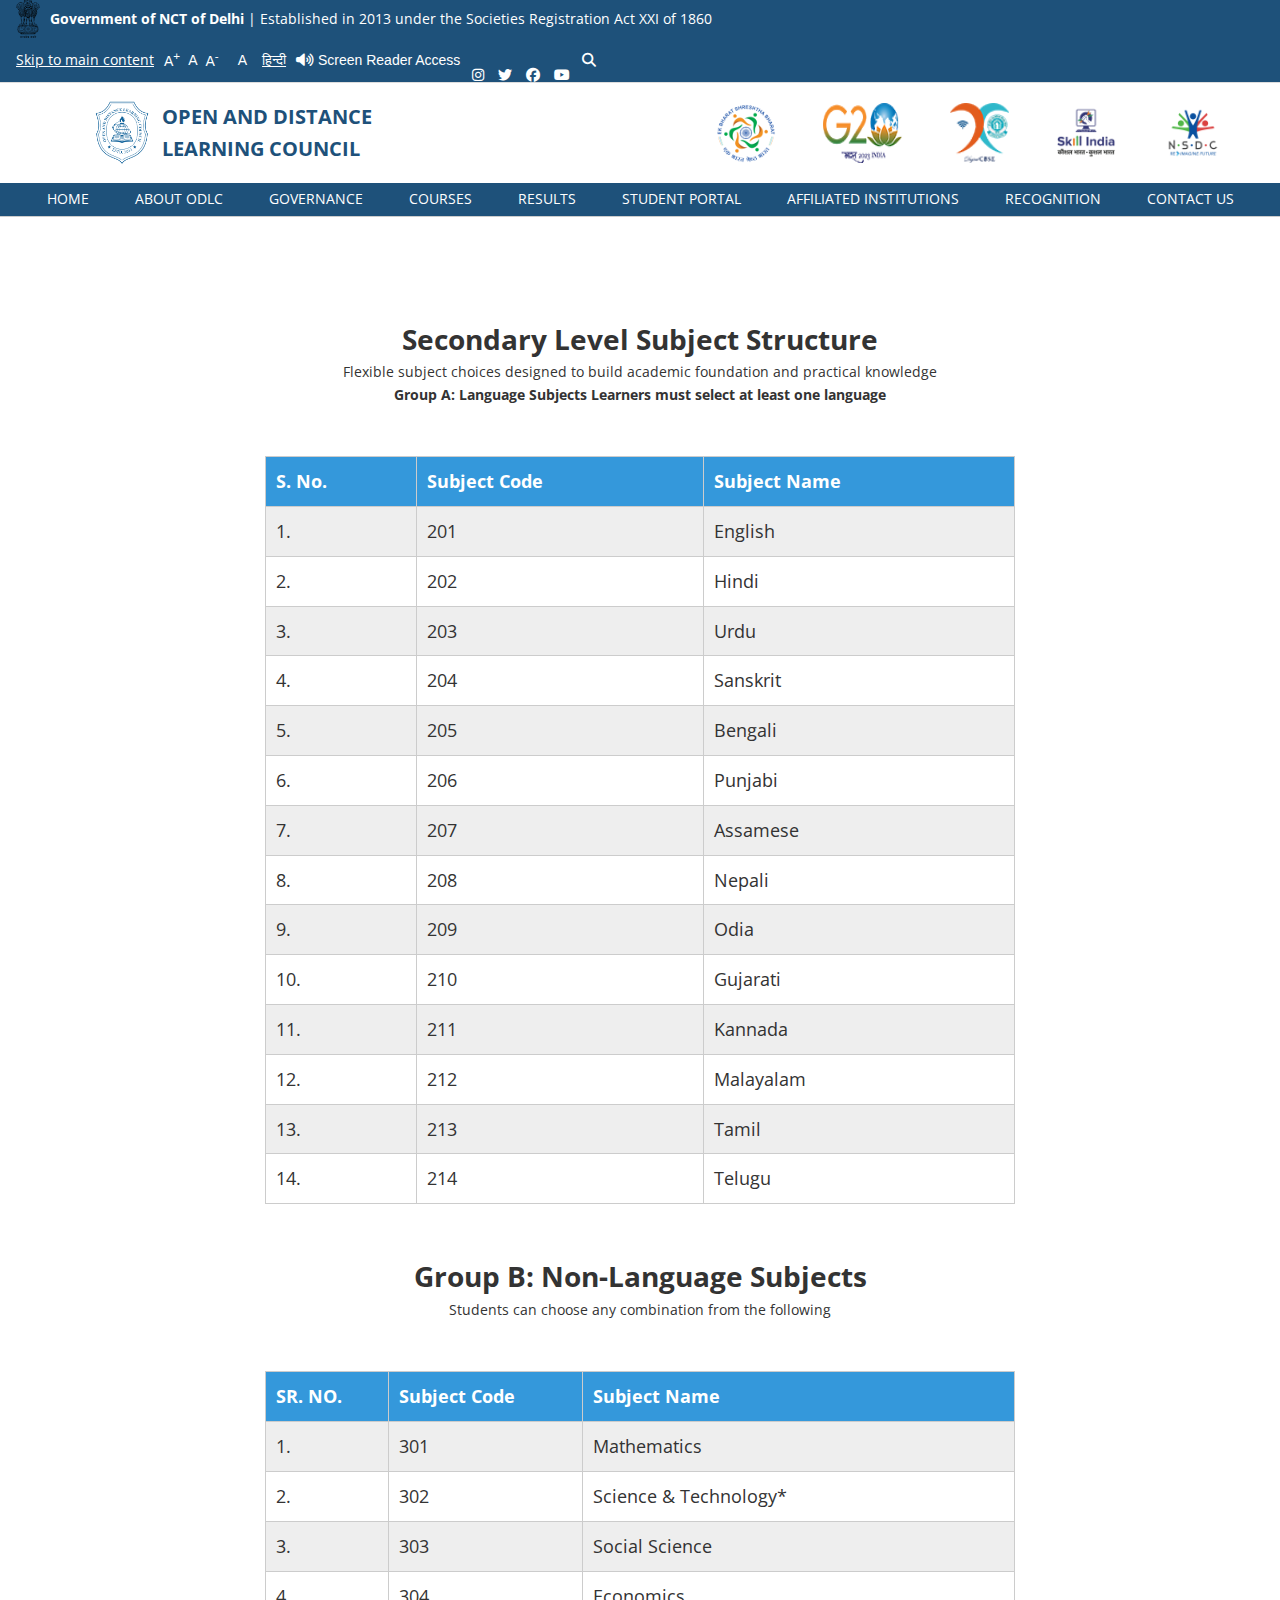
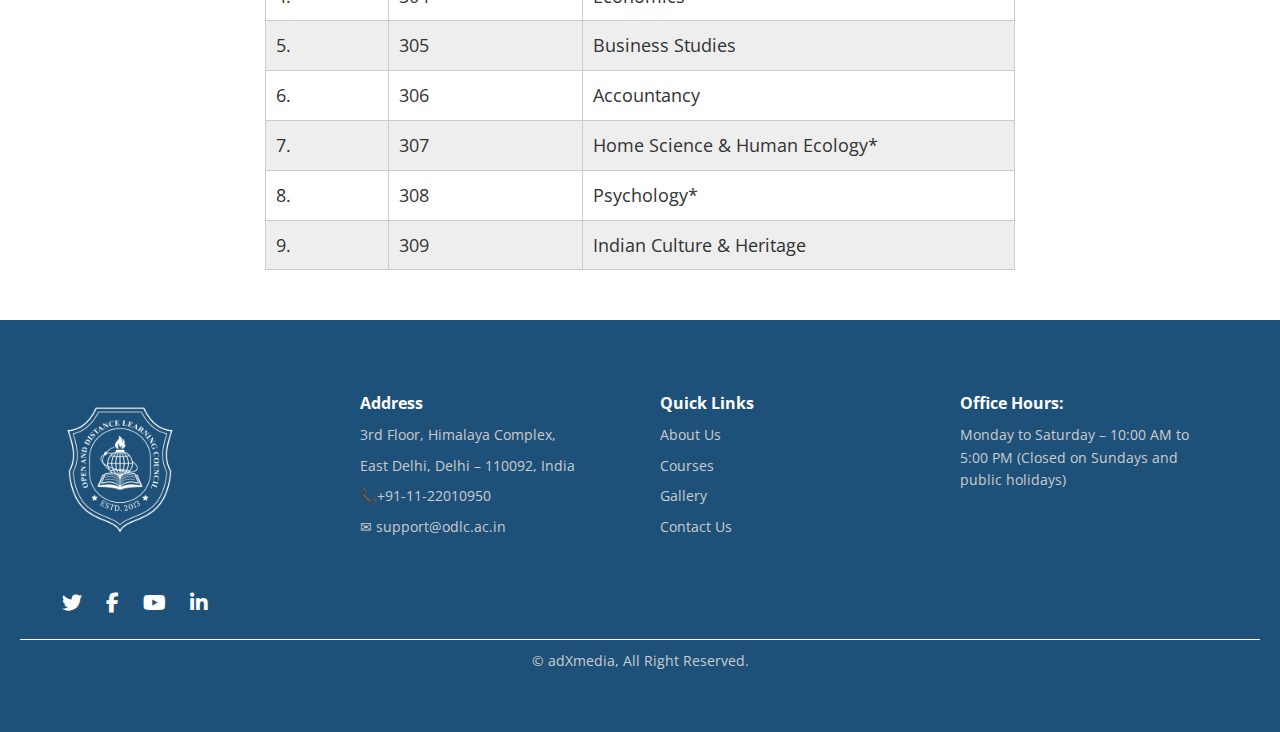
<file: secendry level.html>
<!DOCTYPE html>
<html lang="en">
<head>
  <meta charset="UTF-8" />
  <meta name="viewport" content="width=device-width, initial-scale=1.0"/>
  <title>Bhishma Institute Section</title>
    <!-- Open Sans from Google Fonts -->
<link href="https://fonts.googleapis.com/css2?family=Open+Sans&display=swap" rel="stylesheet">

<!-- Font Awesome (Free version) -->
<link href="https://cdnjs.cloudflare.com/ajax/libs/font-awesome/6.5.0/css/all.min.css" rel="stylesheet">
  <link rel="stylesheet" href="https://cdnjs.cloudflare.com/ajax/libs/font-awesome/6.5.0/css/all.min.css" />
  <link href="https://fonts.googleapis.com/css2?family=Inter:wght@400;600;700&display=swap" rel="stylesheet">
  <style>
    * {
      box-sizing: border-box;
      margin: 0;
      padding: 0;
    }

    body {
          font-family: 'Open Sans', sans-serif;
            font-size: 14px;
      line-height: 1.6;
      background-color: #fff;
      color: #333;
     
    }

    .container {
      max-width: 1200px;
      margin: auto;
      padding: 20px;
      display: flex;
      gap: 40px;
      align-items: center;
      justify-content: space-between;
      flex-wrap: wrap;
    }

    .content {
        font-size: 14px;
      flex: 1;
      min-width: 300px;
    }

    .content h2 {
      font-size: 32px;
      font-weight: 700;
      margin-bottom: 20px;
    }

    .content p {
      font-size: 16px;
      margin-bottom: 20px;
    }

    .content ul {
      list-style: none;
      margin-bottom: 20px;
    }

    .content ul li {
      margin-bottom: 10px;
      position: relative;
      padding-left: 30px;
    }

    .content ul li::before {
      content: "\f00c";
        font-family: 'Open Sans', sans-serif;
          font-size: 14px;
      font-weight: 900;
      color: green;
      position: absolute;
      left: 0;
      top: 2px;
    }

    .read-more {
      display: inline-block;
      padding: 12px 25px;
      background-color: #00754a;
      color: #fff;
      text-decoration: none;
      border-radius: 25px;
      font-weight: 600;
      transition: background 0.3s;
    }

    .read-more:hover {
      background-color: #005f3b;
    }

    .image {
      flex: 1;
      min-width: 300px;
      text-align: center;
    }

    .image img {
      max-width: 100%;
      border-radius: 10px;
    }

    /* MEDIA QUERIES */
    @media (max-width: 992px) {
      .container {
        flex-direction: column;
        text-align: center;
      }

      .content, .image {
        text-align: center;
      }

      .content h2 {
        font-size: 28px;
      }
    }

    @media (max-width: 768px) {
      .content h2 {
        font-size: 24px;
      }

      .content p, .content ul li {
        font-size: 15px;
      }

      .read-more {
        font-size: 14px;
        padding: 10px 20px;
      }
    }

    @media (max-width: 480px) {
      .content h2 {
        font-size: 20px;
      }

      .content p, .content ul li {
        font-size: 14px;
      }
    }



    * {
    margin: 0;
    padding: 0;
    box-sizing: border-box;
  }

  body {
      font-family: 'Open Sans', sans-serif;
        font-size: 14px;
  }

  .cbse-header {
    border-bottom: 1px solid #ccc;
    background-color: #fff;
  }
  <!-- Top Bar-->
  * {
    margin: 0;
    padding: 0;
    box-sizing: border-box;
  }
  
  body {
      font-family: 'Open Sans', sans-serif;
        font-size: 14px;
  }
  
  
  .top {
    display: flex;
    justify-content: space-between;
    align-items: center;
    padding: 0px 16px;
    background-color:  #1e517a !important; /* Black background */
    color: #fff;
    border-bottom: 1px solid #ddd;
    flex-wrap: wrap;
  }
  
  .left-section,
  .right-section {
    display: flex;
    align-items: center;
   
    gap: 10px;
    flex-wrap: wrap;
  }
  
  .left-section .emblem {
    width: 24px;
    height: auto;
  }
  
  .right-section a,
  .right-section button,
  .right-section i {
    font-size: 14px;
    background: none;
    border: none;
    cursor: pointer;
    color: #fff;
  }
  
  .font-size-controls button {
    margin-right: 4px;
    color: #fff;
  }
  
  .active-font {
    border: 1px solid #fff;
    padding: 2px 5px;
  }
  
  .social-icons i {
    margin: 0 2px;
  }
  
  /* Responsive Layouts */
  @media (max-width: 768px) {
    .top {
      flex-direction: column;
      align-items: flex-start;
    }
  
    .left-section,
    .right-section {
      flex: 1 1 100%;
      justify-content: space-between;
      padding: 6px 0;
    }
  
    .left-section span {
      font-size: 13px;
    }
  
    .right-section {
      gap: 6px;
      flex-wrap: wrap;
    }
  
    .font-size-controls,
    .screen-reader {
      display: none; /* Hide on small screens */
    }
  }
  
  @media (max-width: 480px) {
    .social-icons i {
      font-size: 16px;
    }
  
    .right-section i {
      font-size: 14px;
    }
  }
  
  .top-bar {
    display: flex;
    flex-wrap: wrap;
    justify-content: space-between;
    padding: 10px 20px;
    align-items: center;
  }

  .logo {
    display: flex;
    align-items: center;
    gap: 10px;
  }

  .logo img {
    width: 60px;
    margin-left: 72px;
    height: auto;
  }

  .title h1 {
    font-size: 20px;
    color:  #1e517a;
    font-weight: bold;
  }

  .title p {
    font-size: 12px;
    color: #007ca8;
  }

  .top-icons {
    display: flex;
    gap: 10px;
    flex-wrap: wrap;
  }

  .top-icons img {
    height: 60px;
    margin-right: 37px;
    max-width: 80px;
  }

  .navbar {
    background-color: #1e517a;
    color: white;
  }

 

  #nav-menu {
    list-style: none;
    display: flex;
    flex-wrap: wrap;
    justify-content: center;
    padding: 0;
  }

  #nav-menu li {
    position: relative;
  }

  #nav-menu > li {
    margin: 0 15px;
  }

  #nav-menu a {
    display: block;
    padding: 5px 8px;
    font-weight: 400;
    color: white;
    text-decoration: none;
  }

  #nav-menu li:hover > ul {
    display: block;
  }

  /* Dropdown Styles */
  #nav-menu li ul {
    display: none;
    position: absolute;
    background-color: #111;
    top: 100%;
    left: 0;
    min-width: 180px;
    z-index: 1000;
  }

  #nav-menu li ul li a {
    padding: 10px 15px;
    white-space: nowrap;
  }

  #nav-menu li ul li a:hover {
    background-color: #222;
  }

  /* Mobile menu toggle */
  .menu-toggle {
    display: none;
    background: #000;
    color: white;
    padding: 10px 20px;
    font-size: 20px;
    cursor: pointer;
  }

  /* Responsive Styles */
  @media screen and (max-width: 768px) {
    .menu-toggle {
      display: block;
    }

    #nav-menu {
      flex-direction: column;
      display: none;
      width: 100%;
    }
    #nav-menu li {
      text-align: center;
      margin: 0;
      background-color: rgb(139, 139, 139); /* ← this line sets li background to black */
    }
  
    #nav-menu li {
      text-align: center;
     
      margin: 0;
    }

    #nav-menu li ul {
      position: static;
      
    }

    #nav-menu.show {
      display: flex;
    }
  }


  /* Hamburger menu styles */
  .hamburger {
    display: none;
    flex-direction: column;
    cursor: pointer;
    padding: 10px;
  }

  .hamburger div {
    width: 25px;
    height: 3px;
    background-color: #333;
    margin: 4px 0;
  }

  @media (max-width: 768px) {
    .top-bar {
      flex-direction: column;
      align-items: flex-start;
      gap: 10px;
    }

    .hamburger {
      display: flex;
      margin-left: auto;
    }

    .navbar ul {
      flex-direction: column;
      align-items: flex-start;
      gap: 0;
      padding: 0;
      display: none;
      width: 100%;
      background-color: #f7f7f7;
    }

    .navbar ul.show {
      display: flex;
    }

    .navbar li {
      width: 100%;
      border-top: 1px solid #ddd;
    }

    .navbar li a {
      display: block;
      color: #000000;
      width: 100%;
      padding: 10px 20px;
    }
  }



  

  .admission-banner {
    background-color: #00695c; /* Dark green */
    color: white;
    display: flex;
    justify-content: space-between;
    align-items: center;
    padding: 30px 40px;
    background-color: #014e90; /* Optional pattern */
    background-repeat: repeat;
  }

  .admission-text {
    font-size: 1.8rem;
    font-weight: bold;
  }

  .call-button {
    background-color: #ff5c00;
    color: white;
    padding: 12px 28px;
    font-size: 1rem;
    border: none;
    border-radius: 30px;
    cursor: pointer;
    transition: background-color 0.3s ease;
  }

  .call-button:hover {
    background-color: #e04f00;
  }

  /* Responsive Styles */
  @media (max-width: 768px) {
    .admission-banner {
      flex-direction: column;
      gap: 20px;
      text-align: center;
      padding: 20px;
    }

    .admission-text {
      font-size: 1.5rem;
    }

    .call-button {
      padding: 12px 24px;
      font-size: 1rem;
    }
  }

  @media (max-width: 480px) {
    .admission-text {
      font-size: 1.3rem;
    }

    .call-button {
      width: 100%;
      max-width: 250px;
    }
  }



  footer {
    background-color: #1e517a;
    padding: 50px 20px;
  }
  .footer-container {
    display: flex;
    flex-wrap: wrap;
    justify-content: space-between;
    align-items: flex-start;
    max-width: 1200px;
    margin: auto;
  }
  .footer-logo, .footer-address, .footer-links, .footer-newsletter {
    flex: 1 1 250px;
    margin: 20px;
  }
  .footer-logo img {
    width: 120px;
  }
  .social-icons a {
    display: inline-block;
    margin-right: 10px;
    font-size: 20px;
    color: white;
    text-decoration: none;
  }
  .footer-address p,
  .footer-links a,
  .footer-newsletter p {
    margin: 8px 0;
    color: #ccc;
    font-size: 14px;
  }
  .footer-links a {
    display: block;
    text-decoration: none;
  }
  .newsletter-input {
    display: flex;
    margin-top: 10px;
  }
  .newsletter-input input {
    padding: 10px;
    border: 1px solid #555;
    border-right: none;
    flex: 1;
    outline: none;
  }
  .newsletter-input button {
    padding: 10px 20px;
    border: none;
    background-color: #01796f;
    color: white;
    cursor: pointer;
  }
  .footer-bottom {
    text-align: center;
    border-top: 1px solid #ffffff;
    padding: 10px;
    font-size: 14px;
    color: #ccc;
  }

  /* Responsive Styles */
  @media screen and (max-width: 992px) {
    .footer-container {
      flex-direction: column;
      align-items: center;
      text-align: center;
    }
    .footer-logo, .footer-address, .footer-links, .footer-newsletter {
      margin: 10px 0;
    }
    .newsletter-input {
      flex-direction: column;
    }
    .newsletter-input input,
    .newsletter-input button {
      width: 100%;
      margin: 5px 0;
    }
  }

  .social-icons {
    display: flex;
    gap: 10px;
    margin-top: 30px;
  }
 


  
table { 
	width: 750px; 
   
	border-collapse: collapse; 
	margin:50px auto;
	}

/* Zebra striping */
tr:nth-of-type(odd) { 
	background: #eee; 
	}

th { 
	background: #3498db; 
	color: white; 
	font-weight: bold; 
	}

td, th { 
	padding: 10px; 
	border: 1px solid #ccc; 
	text-align: left; 
	font-size: 18px;
	}

/* 
Max width before this PARTICULAR table gets nasty
This query will take effect for any screen smaller than 760px
and also iPads specifically.
*/
@media 
only screen and (max-width: 760px),
(min-device-width: 768px) and (max-device-width: 1024px)  {

	table { 
	  	width: 100%; 
	}

	/* Force table to not be like tables anymore */
	table, thead, tbody, th, td, tr { 
		display: block; 
	}
	
	/* Hide table headers (but not display: none;, for accessibility) */
	thead tr { 
		position: absolute;
		top: -9999px;
		left: -9999px;
	}
	
	tr { border: 1px solid #ccc; }
	
	td { 
		/* Behave  like a "row" */
		border: none;
		border-bottom: 1px solid #eee; 
		position: relative;
		padding-left: 50%; 
	}

	td:before { 
		/* Now like a table header */
		position: absolute;
		/* Top/left values mimic padding */
		top: 6px;
		left: 6px;
		width: 45%; 
		padding-right: 10px; 
		white-space: nowrap;
		/* Label the data */
		content: attr(data-column);

		color: #000;
		font-weight: bold;
	}

}



  
  .container {
    max-width: 1200px;
    margin: auto;
    padding: 20px;
    display: flex;
    gap: 40px;
    align-items: center;
    justify-content: space-between;
    flex-wrap: wrap;
  }

  .content {
    flex: 1;
    min-width: 300px;
  }

  .content h2 {
    font-size: 32px;
    font-weight: 700;
    margin-bottom: 20px;
  }

  .content p {
    font-size: 16px;
    margin-bottom: 20px;
  }

  .content ul {
    list-style: none;
    margin-bottom: 20px;
  }

  .content ul li {
    margin-bottom: 10px;
    position: relative;
    padding-left: 30px;
  }

  .content ul li::before {
    content: "\f00c";
      font-family: 'Open Sans', sans-serif;
    font-weight: 900;
    color: green;
    position: absolute;
    left: 0;
    top: 2px;
  }

  .read-more {
    display: inline-block;
    padding: 12px 25px;
    background-color: #00754a;
    color: #fff;
    text-decoration: none;
    border-radius: 25px;
    font-weight: 600;
    transition: background 0.3s;
  }

  .read-more:hover {
    background-color: #005f3b;
  }

  .image {
    flex: 1;
    min-width: 300px;
    text-align: center;
  }

  .image img {
    max-width: 100%;
    border-radius: 10px;
  }

  /* MEDIA QUERIES */
  @media (max-width: 992px) {
    .container {
      flex-direction: column;
      text-align: center;
    }

    .content, .image {
      text-align: center;
    }

    .content h2 {
      font-size: 28px;
    }
  }

  @media (max-width: 768px) {
    .content h2 {
      font-size: 24px;
    }

    .content p, .content ul li {
      font-size: 15px;
    }

    .read-more {
      font-size: 14px;
      padding: 10px 20px;
    }
  }

  @media (max-width: 480px) {
    .content h2 {
      font-size: 20px;
    }

    .content p, .content ul li {
      font-size: 14px;
    }
  }
  </style>
</head>

  <!-- Top Bar-->
  <header1 class="top">
    <div class="left-section">
      <img src="images/SMJW.png" alt="India Emblem" class="emblem" />
      <span><strong>Government of NCT of Delhi</strong> | Established in 2013 under the Societies Registration Act XXI of 1860</span>
    </div>
    <div class="right-section">
      <a href="#" class="skip-link">Skip to main content</a>
      <div class="font-size-controls">
        <button>A<sup>+</sup></button>
        <button>A</button>
        <button>A<sup>-</sup></button>
      </div>
      <button class="active-font">A</button>
      <a href="#" class="lang">हिन्दी</a>
      <button class="screen-reader">
        <i class="fas fa-volume-up"></i> Screen Reader Access
      </button>
      <div class="social-icons">
        <i class="fab fa-instagram"></i>
        <i class="fab fa-twitter"></i>
        <i class="fab fa-facebook"></i>
        <i class="fab fa-youtube"></i>
      </div>
      <i class="fas fa-search"></i>
    </div>
  </header1>
  <!-- Top Bar end-->
<header class="cbse-header" >
<div class="top-bar">
  <div class="logo">
    <img src="images/LOGO 1.png" alt="CBSE Logo" />
    <div class="title">
      <h1>OPEN AND DISTANCE </h1>
      <h1>LEARNING COUNCIL</h1>
      
    </div>
  </div>
 <div class="top-icons">
    <img src="images/LOGO-EBSB-1-150x150.png" alt="G20" />
    <img src="images/g20-logo.png" alt="G20" />
    <img src="images/digitalcbselogo.png" alt="Amrit Mahotsav" />
    <img src="images/skills.png" alt="G20" />
    <img src="images/logo_nsdc.png" alt="Amrit Mahotsav" />
   

  </div>
  <div class="hamburger" onclick="toggleMenu()">
    <div></div>
    <div></div>
    <div></div>
  </div>
</div>

<div class="navbar">

  <ul id="nav-menu">
    <li><a href="index.html">HOME</a></li>
    <li>
      <a href="#">ABOUT ODLC</a>
      <ul>
        <li><a href="vision.html">Vision</a></li>
        <li><a href="mission.html">Mission</a></li>
      
      </ul>
    </li>
    <li><a href="#">GOVERNANCE</a>
      <ul>
        <li><a href="table.html">Governing Council</a></li>
      <li><a href="#">Academic Council</a></li>
      <li><a href="#">Administrative Structure</a></li>
    </ul>
    </li>
    <li>
        <a href="#">COURSES</a>
        <ul>
          <li><a href="secendry level.html">Secondary Level</a></li>
        <li><a href="#">Sr-Secondary Level </a></li>
        <li><a href="#">Skill & Vocational Education</a></li>
        <li><a href="#">Early Childhood Care & Education (ECCE)</a></li>
        <li><a href="#">Fee Structure</a></li>
      </ul>
      </li>
    <li><a href="#">RESULTS</a>
        <ul>
          <li><a href="Download Result .html">View/Download Result </a></li>
        <li><a href="Re-evaluation Request.html">Re-evaluation Request </a></li>
        <li><a href="Result Notifications.html">Result Notifications</a></li>
      </ul>
      </li>
    <li>
      <a href="#">STUDENT PORTAL</a>
    <ul>
      <li><a href="#">Login / Dashboard</a></li>
      <li><a href="#">Download ID Card</a></li>
      <li><a href="#">Study Materials / E-Content</a></li>
      <li><a href="#">Syllabus & Curriculum</a></li>
      <li><a href="#">Raise a Support Ticket</a></li>
    </ul>
  </li>
  <li><a href="#">AFFILIATED INSTITUTIONS</a>
    <ul>
      <li><a href="#">List of Affiliated Institutions</a></li>
      <li><a href="#">Affiliation Guidelines & Criteria</a></li>
      <li><a href="#">Online Affiliation Form (Apply Now)</a></li>
      <li><a href="#">Renewal of Affiliation</a></li>
      <li><a href="#">Download Affiliation Documents</a></li>
      <li><a href="#">Institution Login</a></li>
    </ul>
  </li>
    <li><a href="#">RECOGNITION</a></li>
    <li><a href="contact us .html">CONTACT US</a></li>
  </ul>
</div>
</header>

<body>
    <h1 style="text-align: center; padding-top: 100px;">Secondary Level Subject Structure 
    </h1>
    <p style="text-align: center;">Flexible subject choices designed to build academic foundation and practical knowledge</p>

        <h4 style="text-align: center;">Group A: Language Subjects
            Learners must select at least one language</h4>
  <table>
      <thead>
        <tr>
          <th>S. No.</th>
          <th>Subject Code</th>
          <th>Subject Name</th>
        
        </tr>
      </thead>
      <tbody>
        <tr>
          <td data-column="First Name">1.</td>
          <td data-column="Last Name">201</td>
          <td data-column="Job Title">English</td>
          
        </tr>
        <tr>
            <td data-column="First Name">2.</td>
            <td data-column="Last Name">202</td>
            <td data-column="Job Title">Hindi</td>
        </tr>
        <tr>
            <td data-column="First Name">3.</td>
            <td data-column="Last Name">203</td>
            <td data-column="Job Title">Urdu</td>
        </tr>
        <tr>
            <td data-column="First Name">4.</td>
            <td data-column="Last Name">204</td>
            <td data-column="Job Title">Sanskrit</td>
        </tr>

        <tr>
            <td data-column="First Name">5.</td>
            <td data-column="Last Name">205</td>
            <td data-column="Job Title">Bengali</td>
            
          </tr>
          <tr>
              <td data-column="First Name">6.</td>
              <td data-column="Last Name">206</td>
              <td data-column="Job Title">Punjabi</td>
          </tr>
          <tr>
              <td data-column="First Name">7.</td>
              <td data-column="Last Name">207</td>
              <td data-column="Job Title">Assamese</td>
          </tr>
          <tr>
              <td data-column="First Name">8.</td>
              <td data-column="Last Name">208</td>
              <td data-column="Job Title">Nepali</td>
          </tr>
          <tr>
            <td data-column="First Name">9.</td>
            <td data-column="Last Name">209</td>
            <td data-column="Job Title">Odia</td>
            
          </tr>
          <tr>
              <td data-column="First Name">10.</td>
              <td data-column="Last Name">210</td>
              <td data-column="Job Title">Gujarati</td>
          </tr>
          <tr>
              <td data-column="First Name">11.</td>
              <td data-column="Last Name">211</td>
              <td data-column="Job Title">Kannada</td>
          </tr>
          <tr>
              <td data-column="First Name">12.</td>
              <td data-column="Last Name">212</td>
              <td data-column="Job Title">Malayalam</td>
          </tr>
          <tr>
            <td data-column="First Name">13.</td>
            <td data-column="Last Name">213</td>
            <td data-column="Job Title">Tamil</td>
        </tr>
        <tr>
            <td data-column="First Name">14.</td>
            <td data-column="Last Name">214</td>
            <td data-column="Job Title">Telugu</td>
        </tr>
        
      </tbody>
    </table>

    <h1 style="text-align: center;">Group B: Non-Language Subjects 
    </h1>
    <p style="text-align: center;">Students can choose any combination from the following</p>

       
  <table>
      <thead>
        <tr>
          <th>SR. NO.</th>
          <th>Subject Code</th>
          <th>Subject Name</th>
         
        </tr>
      </thead>
      <tbody>
        
            <tr>
                <td data-column="First Name">1.</td>
                <td data-column="Last Name">301</td>
                <td data-column="Job Title">Mathematics</td>
            </tr>
        
        
            <tr>
                <td data-column="First Name">2.</td>
                <td data-column="Last Name">302</td>
                <td data-column="Job Title">Science & Technology*</td>
            </tr>
        
        
            <tr>
                <td data-column="First Name">3.</td>
                <td data-column="Last Name">303</td>
                <td data-column="Job Title">Social Science</td>
            </tr>
        
    
            <tr>
                <td data-column="First Name">4.</td>
                <td data-column="Last Name">304</td>
                <td data-column="Job Title">Economics</td>
            </tr>
            <tr>
                <td data-column="First Name">5.</td>
                <td data-column="Last Name">305</td>
                <td data-column="Job Title">Business Studies</td>
            </tr>
            <tr>
                <td data-column="First Name">6.</td>
                <td data-column="Last Name">306</td>
                <td data-column="Job Title">Accountancy</td>
            </tr>
            <tr>
                <td data-column="First Name">7.</td>
                <td data-column="Last Name">307</td>
                <td data-column="Job Title">Home Science & Human
                    Ecology*</td>
            </tr>
            <tr>
                <td data-column="First Name">8.</td>
                <td data-column="Last Name">308</td>
                <td data-column="Job Title">Psychology*</td>
            </tr>
            <tr>
                <td data-column="First Name">9.</td>
                <td data-column="Last Name">309</td>
                <td data-column="Job Title">Indian Culture & Heritage</td>
            </tr>

    
        
      </tbody>
    </table>

<footer >
  <div class="footer-container">
    <div class="footer-logo">
      <img src="images/4f1d51b9-b235-421d-ad13-aab1c0abf268-converted (1).png" alt="Logo" />
      <div class="social-icons">
        <a href="#" class="social-icon twitter"><i class="fab fa-twitter"></i></a>
        <a href="#" class="social-icon facebook"><i class="fab fa-facebook-f"></i></a>
        <a href="#" class="social-icon youtube"><i class="fab fa-youtube"></i></a>
        <a href="#" class="social-icon linkedin"><i class="fab fa-linkedin-in"></i></a>
      </div>
    </div>
    <div class="footer-address">
      <h3 style="color: white;">Address</h3>
      <p >3rd Floor, Himalaya Complex,
        
        </p>
      <p>East Delhi, Delhi – 110092, India</p>
      <p>📞+91-11-22010950 </p>
      <p>✉ support@odlc.ac.in</p>
    </div>
    <div class="footer-links">
      <h3 style="color: white;">Quick Links</h3>
      <a href="#">About Us</a>
      <a href="#">Courses</a>
      <a href="#">Gallery</a>
      <a href="#">Contact Us</a>
    </div>
    <div class="footer-newsletter">
      <h3 style="color: white;">Office Hours:</h3>
      <p>Monday to Saturday – 10:00 AM to 5:00 PM
        (Closed on Sundays and public holidays)
        </p>
     
    </div>
  </div>
  <div class="footer-bottom">
    &copy; adXmedia, All Right Reserved.
  </div>
</footer>
<script>
      function toggleMenu() {
      const nav = document.getElementById('nav-menu');
      nav.classList.toggle('show');
    }
</script>
</body>
</html>
</file>
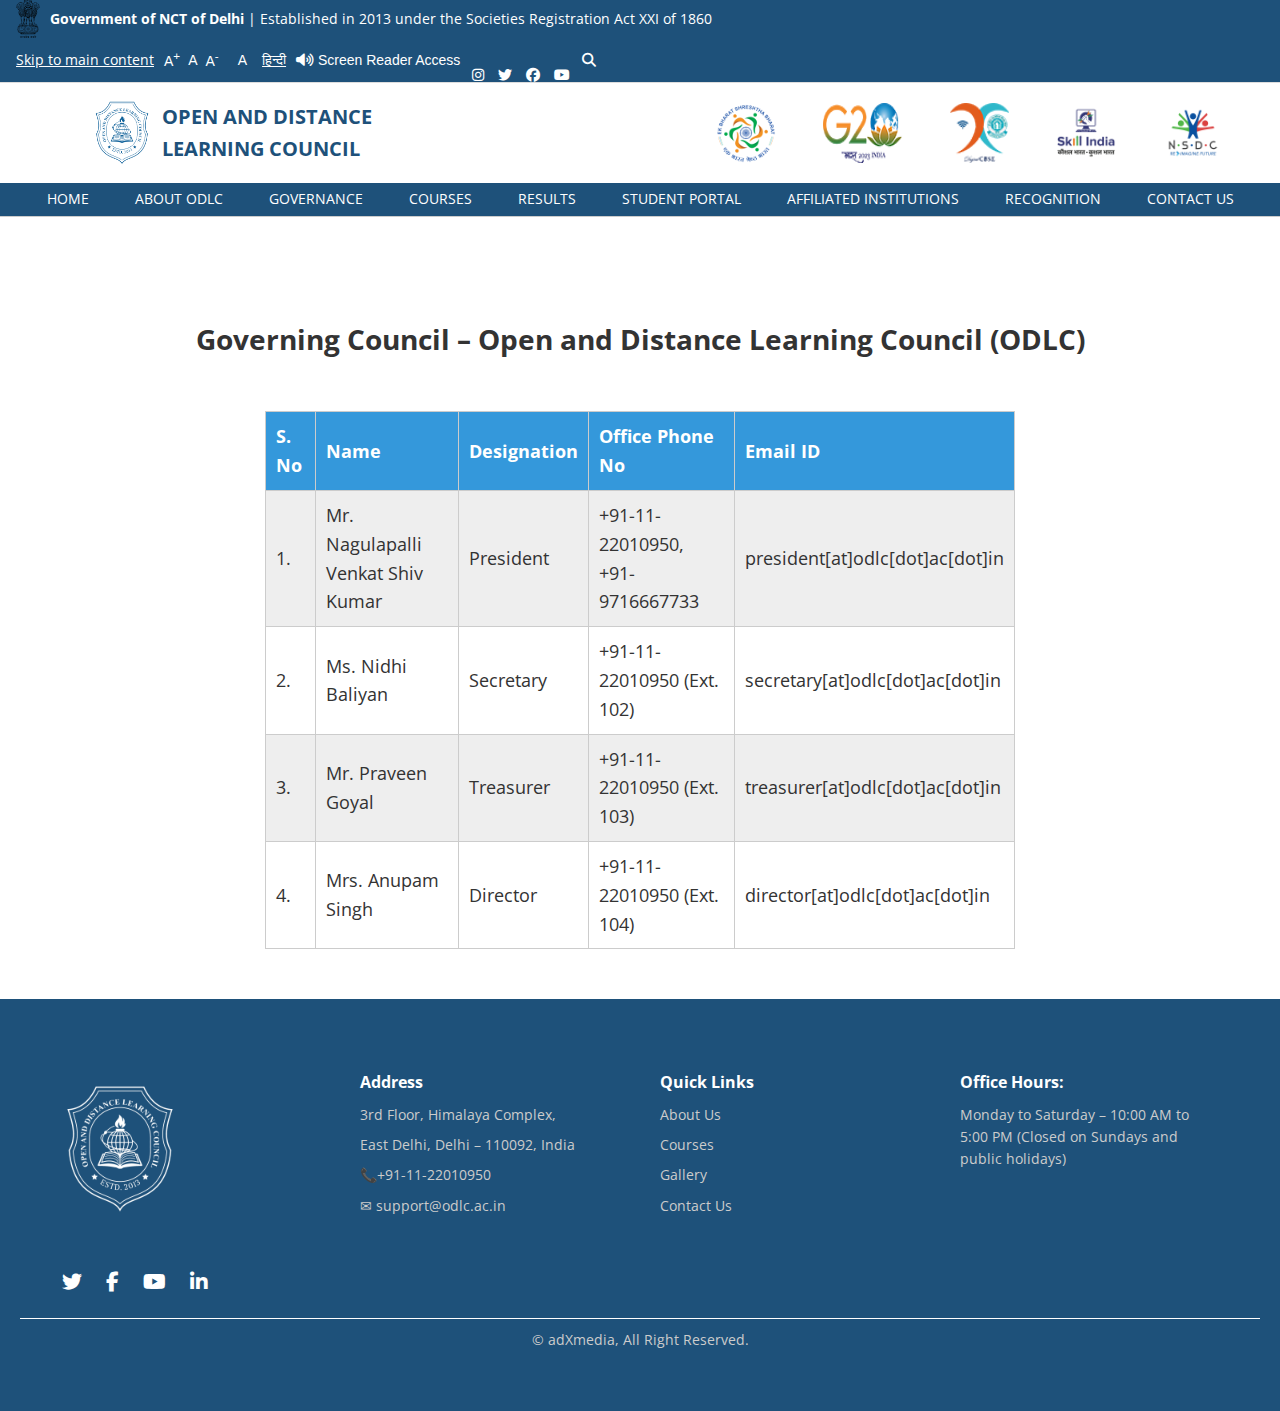
<file: table.html>
<!DOCTYPE html>
<html lang="en">
<head>
  <meta charset="UTF-8" />
  <meta name="viewport" content="width=device-width, initial-scale=1.0"/>
  <title>Bhishma Institute Section</title>
    <!-- Open Sans from Google Fonts -->
<link href="https://fonts.googleapis.com/css2?family=Open+Sans&display=swap" rel="stylesheet">

<!-- Font Awesome (Free version) -->
<link href="https://cdnjs.cloudflare.com/ajax/libs/font-awesome/6.5.0/css/all.min.css" rel="stylesheet">
  <link rel="stylesheet" href="https://cdnjs.cloudflare.com/ajax/libs/font-awesome/6.5.0/css/all.min.css" />
  <link href="https://fonts.googleapis.com/css2?family=Inter:wght@400;600;700&display=swap" rel="stylesheet">
  <style>
    * {
      box-sizing: border-box;
      margin: 0;
      padding: 0;
    }

    body {
       font-family: 'Open Sans', sans-serif;
         font-size: 14px;
      line-height: 1.6;
      background-color: #fff;
      color: #333;
     
    }

    .container {
      max-width: 1200px;
      margin: auto;
      padding: 20px;
      display: flex;
      gap: 40px;
      align-items: center;
      justify-content: space-between;
      flex-wrap: wrap;
    }

    .content {
        font-size: 14px;
      flex: 1;
      min-width: 300px;
    }

    .content h2 {
      font-size: 32px;
      font-weight: 700;
      margin-bottom: 20px;
    }

    .content p {
      font-size: 16px;
      margin-bottom: 20px;
    }

    .content ul {
      list-style: none;
      margin-bottom: 20px;
    }

    .content ul li {
      margin-bottom: 10px;
      position: relative;
      padding-left: 30px;
    }

    .content ul li::before {
      content: "\f00c";
       font-family: 'Open Sans', sans-serif;
         font-size: 14px;
      font-weight: 900;
      color: green;
      position: absolute;
      left: 0;
      top: 2px;
    }

    .read-more {
      display: inline-block;
      padding: 12px 25px;
      background-color: #00754a;
      color: #fff;
      text-decoration: none;
      border-radius: 25px;
      font-weight: 600;
      transition: background 0.3s;
    }

    .read-more:hover {
      background-color: #005f3b;
    }

    .image {
      flex: 1;
      min-width: 300px;
      text-align: center;
    }

    .image img {
      max-width: 100%;
      border-radius: 10px;
    }

    /* MEDIA QUERIES */
    @media (max-width: 992px) {
      .container {
        flex-direction: column;
        text-align: center;
      }

      .content, .image {
        text-align: center;
      }

      .content h2 {
        font-size: 28px;
      }
    }

    @media (max-width: 768px) {
      .content h2 {
        font-size: 24px;
      }

      .content p, .content ul li {
        font-size: 15px;
      }

      .read-more {
        font-size: 14px;
        padding: 10px 20px;
      }
    }

    @media (max-width: 480px) {
      .content h2 {
        font-size: 20px;
      }

      .content p, .content ul li {
        font-size: 14px;
      }
    }



    * {
    margin: 0;
    padding: 0;
    box-sizing: border-box;
  }

  body {
     font-family: 'Open Sans', sans-serif;
       font-size: 14px;
  }

  .cbse-header {
    border-bottom: 1px solid #ccc;
    background-color: #fff;
  }
  <!-- Top Bar-->
  * {
    margin: 0;
    padding: 0;
    box-sizing: border-box;
  }
  
  body {
     font-family: 'Open Sans', sans-serif;
       font-size: 14px;
  }
  
  
  .top {
    display: flex;
    justify-content: space-between;
    align-items: center;
    padding: 0px 16px;
    background-color:  #1e517a !important; /* Black background */
    color: #fff;
    border-bottom: 1px solid #ddd;
    flex-wrap: wrap;
  }
  
  .left-section,
  .right-section {
    display: flex;
    align-items: center;
    
    gap: 10px;
    flex-wrap: wrap;
  }
  
  .left-section .emblem {
    width: 24px;
    height: auto;
  }
  
  .right-section a,
  .right-section button,
  .right-section i {
    font-size: 14px;
    background: none;
    border: none;
    cursor: pointer;
    color: #fff;
  }
  
  .font-size-controls button {
    margin-right: 4px;
    color: #fff;
  }
  
  .active-font {
    border: 1px solid #fff;
    padding: 2px 5px;
  }
  
  .social-icons i {
    margin: 0 2px;
  }
  
  /* Responsive Layouts */
  @media (max-width: 768px) {
    .top {
      flex-direction: column;
      align-items: flex-start;
    }
  
    .left-section,
    .right-section {
      flex: 1 1 100%;
      justify-content: space-between;
      padding: 6px 0;
    }
  
    .left-section span {
      font-size: 13px;
    }
  
    .right-section {
      gap: 6px;
      flex-wrap: wrap;
    }
  
    .font-size-controls,
    .screen-reader {
      display: none; /* Hide on small screens */
    }
  }
  
  @media (max-width: 480px) {
    .social-icons i {
      font-size: 16px;
    }
  
    .right-section i {
      font-size: 14px;
    }
  }
  
  .top-bar {
    display: flex;
    flex-wrap: wrap;
    justify-content: space-between;
    padding: 10px 20px;
    align-items: center;
  }

  .logo {
    display: flex;
    align-items: center;
    gap: 10px;
  }

  .logo img {
    width: 60px;
    margin-left: 72px;
    height: auto;
  }

  .title h1 {
    font-size: 20px;
    color:  #1e517a;
    font-weight: bold;
  }

  .title p {
    font-size: 12px;
    color: #007ca8;
  }

  .top-icons {
    display: flex;
    gap: 10px;
    flex-wrap: wrap;
  }

  .top-icons img {
    height: 60px;
    margin-right: 37px;
    max-width: 80px;
  }

  .navbar {
    background-color: #1e517a;
    color: white;
  }

 

  #nav-menu {
    list-style: none;
    display: flex;
    flex-wrap: wrap;
    justify-content: center;
    padding: 0;
  }

  #nav-menu li {
    position: relative;
  }

  #nav-menu > li {
    margin: 0 15px;
  }

  #nav-menu a {
    display: block;
    padding: 5px 8px;
    font-weight: 400;
    color: white;
    text-decoration: none;
  }

  #nav-menu li:hover > ul {
    display: block;
  }

  /* Dropdown Styles */
  #nav-menu li ul {
    display: none;
    position: absolute;
    background-color: #111;
    top: 100%;
    left: 0;
    min-width: 180px;
    z-index: 1000;
  }

  #nav-menu li ul li a {
    padding: 10px 15px;
    white-space: nowrap;
  }

  #nav-menu li ul li a:hover {
    background-color: #222;
  }

  /* Mobile menu toggle */
  .menu-toggle {
    display: none;
    background: #000;
    color: white;
    padding: 10px 20px;
    font-size: 20px;
    cursor: pointer;
  }

  /* Responsive Styles */
  @media screen and (max-width: 768px) {
    .menu-toggle {
      display: block;
    }

    #nav-menu {
      flex-direction: column;
      display: none;
      width: 100%;
    }
    #nav-menu li {
      text-align: center;
      margin: 0;
      background-color: rgb(139, 139, 139); /* ← this line sets li background to black */
    }
  
    #nav-menu li {
      text-align: center;
     
      margin: 0;
    }

    #nav-menu li ul {
      position: static;
      
    }

    #nav-menu.show {
      display: flex;
    }
  }


  /* Hamburger menu styles */
  .hamburger {
    display: none;
    flex-direction: column;
    cursor: pointer;
    padding: 10px;
  }

  .hamburger div {
    width: 25px;
    height: 3px;
    background-color: #333;
    margin: 4px 0;
  }

  @media (max-width: 768px) {
    .top-bar {
      flex-direction: column;
      align-items: flex-start;
      gap: 10px;
    }

    .hamburger {
      display: flex;
      margin-left: auto;
    }

    .navbar ul {
      flex-direction: column;
      align-items: flex-start;
      gap: 0;
      padding: 0;
      display: none;
      width: 100%;
      background-color: #f7f7f7;
    }

    .navbar ul.show {
      display: flex;
    }

    .navbar li {
      width: 100%;
      border-top: 1px solid #ddd;
    }

    .navbar li a {
      display: block;
      color: #000000;
      width: 100%;
      padding: 10px 20px;
    }
  }



  

  .admission-banner {
    background-color: #00695c; /* Dark green */
    color: white;
    display: flex;
    justify-content: space-between;
    align-items: center;
    padding: 30px 40px;
    background-color: #014e90; /* Optional pattern */
    background-repeat: repeat;
  }

  .admission-text {
    font-size: 1.8rem;
    font-weight: bold;
  }

  .call-button {
    background-color: #ff5c00;
    color: white;
    padding: 12px 28px;
    font-size: 1rem;
    border: none;
    border-radius: 30px;
    cursor: pointer;
    transition: background-color 0.3s ease;
  }

  .call-button:hover {
    background-color: #e04f00;
  }

  /* Responsive Styles */
  @media (max-width: 768px) {
    .admission-banner {
      flex-direction: column;
      gap: 20px;
      text-align: center;
      padding: 20px;
    }

    .admission-text {
      font-size: 1.5rem;
    }

    .call-button {
      padding: 12px 24px;
      font-size: 1rem;
    }
  }

  @media (max-width: 480px) {
    .admission-text {
      font-size: 1.3rem;
    }

    .call-button {
      width: 100%;
      max-width: 250px;
    }
  }



  footer {
    background-color: #1e517a;
    padding: 50px 20px;
  }
  .footer-container {
    display: flex;
    flex-wrap: wrap;
    justify-content: space-between;
    align-items: flex-start;
    max-width: 1200px;
    margin: auto;
  }
  .footer-logo, .footer-address, .footer-links, .footer-newsletter {
    flex: 1 1 250px;
    margin: 20px;
  }
  .footer-logo img {
    width: 120px;
  }
  .social-icons a {
    display: inline-block;
    margin-right: 10px;
    font-size: 20px;
    color: white;
    text-decoration: none;
  }
  .footer-address p,
  .footer-links a,
  .footer-newsletter p {
    margin: 8px 0;
    color: #ccc;
    font-size: 14px;
  }
  .footer-links a {
    display: block;
    text-decoration: none;
  }
  .newsletter-input {
    display: flex;
    margin-top: 10px;
  }
  .newsletter-input input {
    padding: 10px;
    border: 1px solid #555;
    border-right: none;
    flex: 1;
    outline: none;
  }
  .newsletter-input button {
    padding: 10px 20px;
    border: none;
    background-color: #01796f;
    color: white;
    cursor: pointer;
  }
  .footer-bottom {
    text-align: center;
    border-top: 1px solid #ffffff;
    padding: 10px;
    font-size: 14px;
    color: #ccc;
  }

  /* Responsive Styles */
  @media screen and (max-width: 992px) {
    .footer-container {
      flex-direction: column;
      align-items: center;
      text-align: center;
    }
    .footer-logo, .footer-address, .footer-links, .footer-newsletter {
      margin: 10px 0;
    }
    .newsletter-input {
      flex-direction: column;
    }
    .newsletter-input input,
    .newsletter-input button {
      width: 100%;
      margin: 5px 0;
    }
  }

  .social-icons {
    display: flex;
    gap: 10px;
    margin-top: 30px;
  }
 


  
table { 
	width: 750px; 
   
	border-collapse: collapse; 
	margin:50px auto;
	}

/* Zebra striping */
tr:nth-of-type(odd) { 
	background: #eee; 
	}

th { 
	background: #3498db; 
	color: white; 
	font-weight: bold; 
	}

td, th { 
	padding: 10px; 
	border: 1px solid #ccc; 
	text-align: left; 
	font-size: 18px;
	}

/* 
Max width before this PARTICULAR table gets nasty
This query will take effect for any screen smaller than 760px
and also iPads specifically.
*/
@media 
only screen and (max-width: 760px),
(min-device-width: 768px) and (max-device-width: 1024px)  {

	table { 
	  	width: 100%; 
	}

	/* Force table to not be like tables anymore */
	table, thead, tbody, th, td, tr { 
		display: block; 
	}
	
	/* Hide table headers (but not display: none;, for accessibility) */
	thead tr { 
		position: absolute;
		top: -9999px;
		left: -9999px;
	}
	
	tr { border: 1px solid #ccc; }
	
	td { 
		/* Behave  like a "row" */
		border: none;
		border-bottom: 1px solid #eee; 
		position: relative;
		padding-left: 50%; 
	}

	td:before { 
		/* Now like a table header */
		position: absolute;
		/* Top/left values mimic padding */
		top: 6px;
		left: 6px;
		width: 45%; 
		padding-right: 10px; 
		white-space: nowrap;
		/* Label the data */
		content: attr(data-column);

		color: #000;
		font-weight: bold;
	}

}



  
  .container {
    max-width: 1200px;
    margin: auto;
    padding: 20px;
    display: flex;
    gap: 40px;
    align-items: center;
    justify-content: space-between;
    flex-wrap: wrap;
  }

  .content {
    flex: 1;
    min-width: 300px;
  }

  .content h2 {
    font-size: 32px;
    font-weight: 700;
    margin-bottom: 20px;
  }

  .content p {
    font-size: 16px;
    margin-bottom: 20px;
  }

  .content ul {
    list-style: none;
    margin-bottom: 20px;
  }

  .content ul li {
    margin-bottom: 10px;
    position: relative;
    padding-left: 30px;
  }

  .content ul li::before {
    content: "\f00c";
     font-family: 'Open Sans', sans-serif;
    font-weight: 900;
    color: green;
    position: absolute;
    left: 0;
    top: 2px;
  }

  .read-more {
    display: inline-block;
    padding: 12px 25px;
    background-color: #00754a;
    color: #fff;
    text-decoration: none;
    border-radius: 25px;
    font-weight: 600;
    transition: background 0.3s;
  }

  .read-more:hover {
    background-color: #005f3b;
  }

  .image {
    flex: 1;
    min-width: 300px;
    text-align: center;
  }

  .image img {
    max-width: 100%;
    border-radius: 10px;
  }

  /* MEDIA QUERIES */
  @media (max-width: 992px) {
    .container {
      flex-direction: column;
      text-align: center;
    }

    .content, .image {
      text-align: center;
    }

    .content h2 {
      font-size: 28px;
    }
  }

  @media (max-width: 768px) {
    .content h2 {
      font-size: 24px;
    }

    .content p, .content ul li {
      font-size: 15px;
    }

    .read-more {
      font-size: 14px;
      padding: 10px 20px;
    }
  }

  @media (max-width: 480px) {
    .content h2 {
      font-size: 20px;
    }

    .content p, .content ul li {
      font-size: 14px;
    }
  }
  </style>
</head>

  <!-- Top Bar-->
  <header1 class="top">
    <div class="left-section">
      <img src="images/SMJW.png" alt="India Emblem" class="emblem" />
      <span><strong>Government of NCT of Delhi</strong> | Established in 2013 under the Societies Registration Act XXI of 1860</span>
    </div>
    <div class="right-section">
      <a href="#" class="skip-link">Skip to main content</a>
      <div class="font-size-controls">
        <button>A<sup>+</sup></button>
        <button>A</button>
        <button>A<sup>-</sup></button>
      </div>
      <button class="active-font">A</button>
      <a href="#" class="lang">हिन्दी</a>
      <button class="screen-reader">
        <i class="fas fa-volume-up"></i> Screen Reader Access
      </button>
      <div class="social-icons">
        <i class="fab fa-instagram"></i>
        <i class="fab fa-twitter"></i>
        <i class="fab fa-facebook"></i>
        <i class="fab fa-youtube"></i>
      </div>
      <i class="fas fa-search"></i>
    </div>
  </header1>
  <!-- Top Bar end-->
<header class="cbse-header" >
<div class="top-bar">
  <div class="logo">
    <img src="images/LOGO 1.png" alt="CBSE Logo" />
    <div class="title">
      <h1>OPEN AND DISTANCE </h1>
      <h1>LEARNING COUNCIL</h1>
      
    </div>
  </div>
  <div class="top-icons">
    <img src="images/LOGO-EBSB-1-150x150.png" alt="G20" />
    <img src="images/g20-logo.png" alt="G20" />
    <img src="images/digitalcbselogo.png" alt="Amrit Mahotsav" />
    <img src="images/skills.png" alt="G20" />
    <img src="images/logo_nsdc.png" alt="Amrit Mahotsav" />
   

  </div>
  <div class="hamburger" onclick="toggleMenu()">
    <div></div>
    <div></div>
    <div></div>
  </div>
</div>

<div class="navbar">

  <ul id="nav-menu">
    <li><a href="index.html">HOME</a></li>
    <li>
      <a href="#">ABOUT ODLC</a>
      <ul>
        <li><a href="vision.html">Vision</a></li>
        <li><a href="mission.html">Mission</a></li>
      
      </ul>
    </li>
    <li><a href="#">GOVERNANCE</a>
      <ul>
        <li><a href="table.html">Governing Council</a></li>
      <li><a href="#">Academic Council</a></li>
      <li><a href="#">Administrative Structure</a></li>
    </ul>
    </li>
    <li>
      <a href="#">COURSES</a>
      <ul>
        <li><a href="secendry level.html">Secondary Level</a></li>
      <li><a href="#">Sr-Secondary Level </a></li>
      <li><a href="#">Skill & Vocational Education</a></li>
      <li><a href="#">Early Childhood Care & Education (ECCE)</a></li>
      <li><a href="#">Fee Structure</a></li>
    </ul>
    </li>
    <li><a href="#">RESULTS</a>
        <ul>
          <li><a href="Download Result .html">View/Download Result </a></li>
        <li><a href="Re-evaluation Request.html">Re-evaluation Request </a></li>
        <li><a href="Result Notifications.html">Result Notifications</a></li>
      </ul>
      </li>
    <li>
      <a href="#">STUDENT PORTAL</a>
    <ul>
      <li><a href="#">Login / Dashboard</a></li>
      <li><a href="#">Download ID Card</a></li>
      <li><a href="#">Study Materials / E-Content</a></li>
      <li><a href="#">Syllabus & Curriculum</a></li>
      <li><a href="#">Raise a Support Ticket</a></li>
    </ul>
  </li>
  <li><a href="#">AFFILIATED INSTITUTIONS</a>
    <ul>
      <li><a href="#">List of Affiliated Institutions</a></li>
      <li><a href="#">Affiliation Guidelines & Criteria</a></li>
      <li><a href="#">Online Affiliation Form (Apply Now)</a></li>
      <li><a href="#">Renewal of Affiliation</a></li>
      <li><a href="#">Download Affiliation Documents</a></li>
      <li><a href="#">Institution Login</a></li>
    </ul>
  </li>
    <li><a href="#">RECOGNITION</a></li>
    <li><a href="contact us .html">CONTACT US</a></li>
  </ul>
</div>
</header>

<body>
  <h1 style="text-align: center;padding-top: 100px;">Governing Council – Open and Distance Learning Council (ODLC)</h1>
  <table>
      <thead>
        <tr>
          <th>S. No</th>
          <th>Name</th>
          <th>Designation</th>
          <th>Office Phone No</th>
          <th>Email ID</th>
        </tr>
      </thead>
      <tbody>
        <tr>
          <td data-column="First Name">1.</td>
          <td data-column="Last Name">Mr. Nagulapalli Venkat Shiv Kumar</td>
          <td data-column="Job Title">President</td>
          <td data-column="Twitter">+91-11-22010950, 
              +91-9716667733
              </td>
              <td data-column="Job Title">president[at]odlc[dot]ac[dot]in</td>
        </tr>
        <tr>
          <td data-column="First Name">2.</td>
          <td data-column="Last Name">Ms. Nidhi Baliyan</td>
          <td data-column="Job Title">Secretary</td>
          <td data-column="Twitter">+91-11-22010950 (Ext. 102)</td>
          <td data-column="Job Title">secretary[at]odlc[dot]ac[dot]in</td>
        </tr>
        <tr>
          <td data-column="First Name">3.</td>
          <td data-column="Last Name">Mr. Praveen Goyal</td>
          <td data-column="Job Title">Treasurer</td>
          <td data-column="Twitter">+91-11-22010950 (Ext. 103)</td>
          <td data-column="Job Title">treasurer[at]odlc[dot]ac[dot]in</td>
        </tr>
        <tr>
          <td data-column="First Name">4.</td>
          <td data-column="Last Name">Mrs. Anupam Singh</td>
          <td data-column="Job Title">Director</td>
          <td data-column="Twitter">+91-11-22010950 (Ext. 104)</td>
          <td data-column="Job Title">director[at]odlc[dot]ac[dot]in</td>
        </tr>
        
      </tbody>
    </table>

<footer >
  <div class="footer-container">
    <div class="footer-logo">
      <img src="images/4f1d51b9-b235-421d-ad13-aab1c0abf268-converted (1).png" alt="Logo" />
      <div class="social-icons">
        <a href="#" class="social-icon twitter"><i class="fab fa-twitter"></i></a>
        <a href="#" class="social-icon facebook"><i class="fab fa-facebook-f"></i></a>
        <a href="#" class="social-icon youtube"><i class="fab fa-youtube"></i></a>
        <a href="#" class="social-icon linkedin"><i class="fab fa-linkedin-in"></i></a>
      </div>
    </div>
    <div class="footer-address">
      <h3 style="color: white;">Address</h3>
      <p >3rd Floor, Himalaya Complex,
        
        </p>
      <p>East Delhi, Delhi – 110092, India</p>
      <p>📞+91-11-22010950 </p>
      <p>✉ support@odlc.ac.in</p>
    </div>
    <div class="footer-links">
      <h3 style="color: white;">Quick Links</h3>
      <a href="#">About Us</a>
      <a href="#">Courses</a>
      <a href="#">Gallery</a>
      <a href="#">Contact Us</a>
    </div>
    <div class="footer-newsletter">
      <h3 style="color: white;">Office Hours:</h3>
      <p>Monday to Saturday – 10:00 AM to 5:00 PM
        (Closed on Sundays and public holidays)
        </p>
     
    </div>
  </div>
  <div class="footer-bottom">
    &copy; adXmedia, All Right Reserved.
  </div>
</footer>
<script>
      function toggleMenu() {
      const nav = document.getElementById('nav-menu');
      nav.classList.toggle('show');
    }
</script>
</body>
</html>
</file>
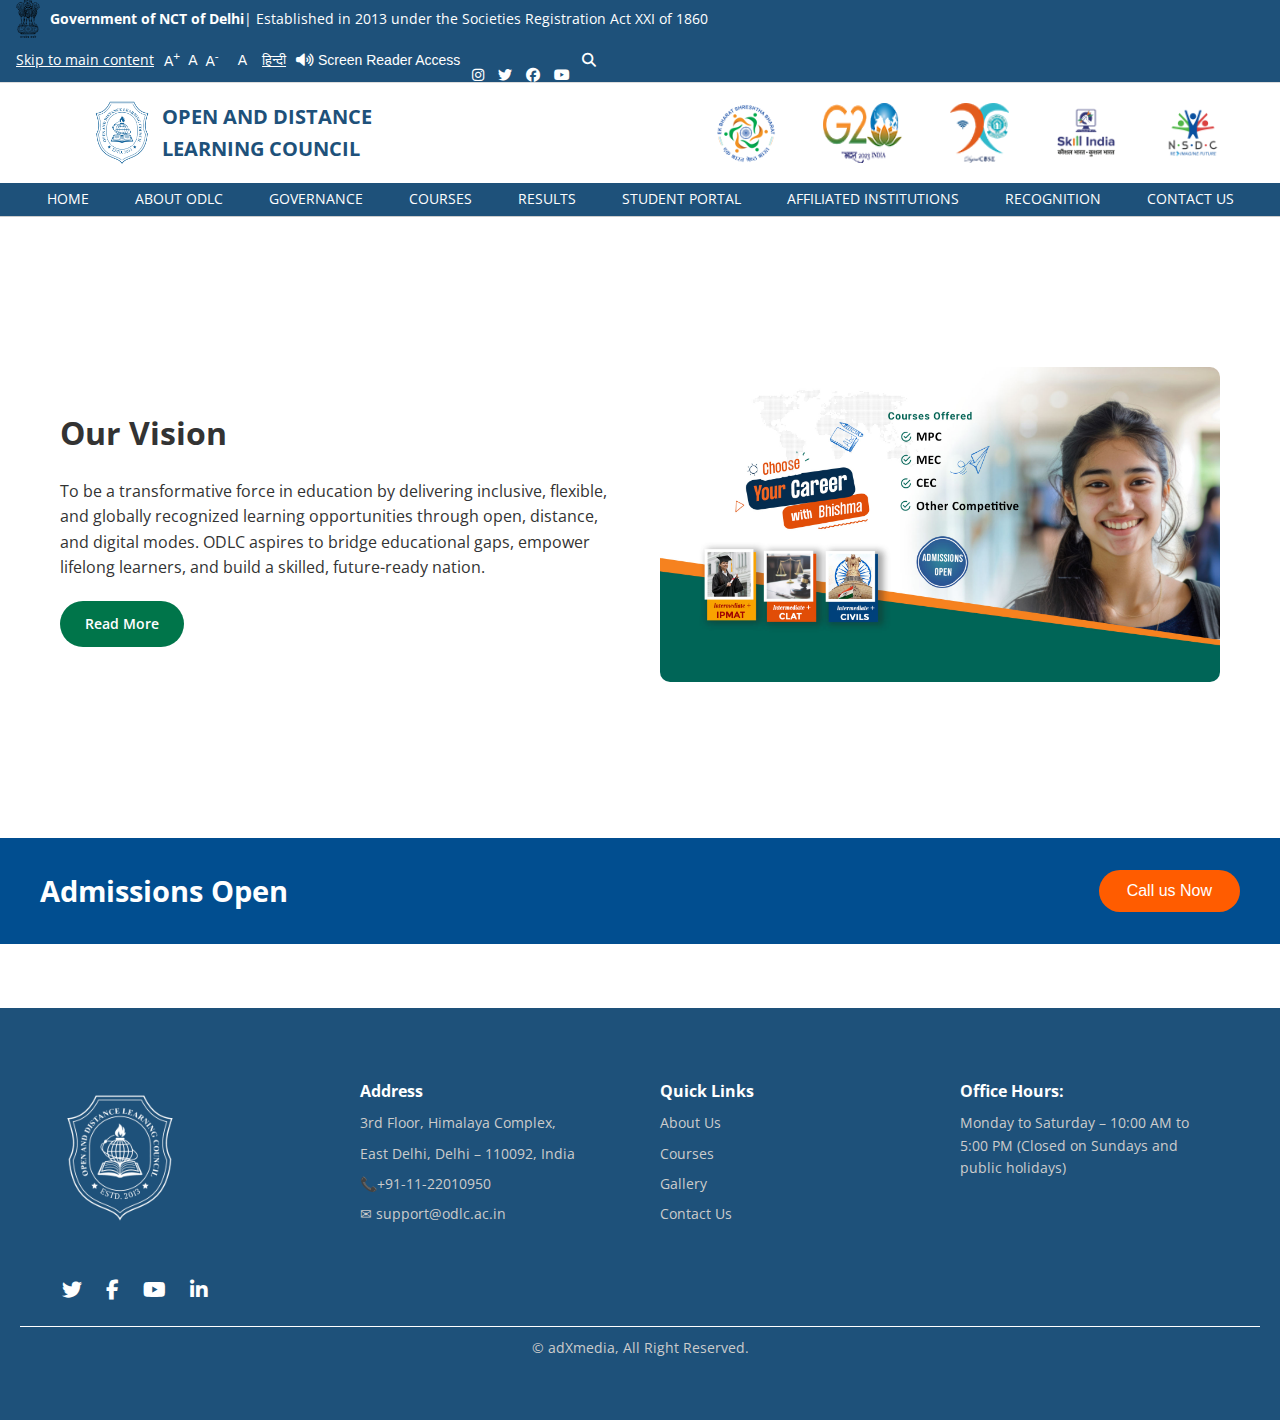
<file: vision.html>
<!DOCTYPE html>
<html lang="en">
<head>
  <meta charset="UTF-8" />
  <meta name="viewport" content="width=device-width, initial-scale=1.0"/>
  <title>Bhishma Institute Section</title>
    <!-- Open Sans from Google Fonts -->
<link href="https://fonts.googleapis.com/css2?family=Open+Sans&display=swap" rel="stylesheet">

<!-- Font Awesome (Free version) -->
<link href="https://cdnjs.cloudflare.com/ajax/libs/font-awesome/6.5.0/css/all.min.css" rel="stylesheet">
  <link rel="stylesheet" href="https://cdnjs.cloudflare.com/ajax/libs/font-awesome/6.5.0/css/all.min.css" />
  <link href="https://fonts.googleapis.com/css2?family=Inter:wght@400;600;700&display=swap" rel="stylesheet">
  <style>
    * {
      box-sizing: border-box;
      margin: 0;
      padding: 0;
    }

    body {
       font-family: 'Open Sans', sans-serif;
         font-size: 14px;
      line-height: 1.6;
      background-color: #fff;
      color: #333;
     
    }

    .container {
      max-width: 1200px;
      margin: auto;
      padding: 20px;
      display: flex;
      gap: 40px;
      align-items: center;
      justify-content: space-between;
      flex-wrap: wrap;
    }

    .content {
      flex: 1;
        font-size: 14px;
      min-width: 300px;
    }

    .content h2 {
      font-size: 32px;
      font-weight: 700;
      margin-bottom: 20px;
    }

    .content p {
      font-size: 16px;
      margin-bottom: 20px;
    }

    .content ul {
      list-style: none;
      margin-bottom: 20px;
    }

    .content ul li {
      margin-bottom: 10px;
      position: relative;
      padding-left: 30px;
    }

    .content ul li::before {
      content: "\f00c";
       font-family: 'Open Sans', sans-serif;
         font-size: 14px;
      font-weight: 900;
      color: green;
      position: absolute;
      left: 0;
      top: 2px;
    }

    .read-more {
      display: inline-block;
      padding: 12px 25px;
      background-color: #00754a;
      color: #fff;
      text-decoration: none;
      border-radius: 25px;
      font-weight: 600;
      transition: background 0.3s;
    }

    .read-more:hover {
      background-color: #005f3b;
    }

    .image {
      flex: 1;
      min-width: 300px;
      text-align: center;
    }

    .image img {
      max-width: 100%;
      border-radius: 10px;
    }

    /* MEDIA QUERIES */
    @media (max-width: 992px) {
      .container {
        flex-direction: column;
        text-align: center;
      }

      .content, .image {
        text-align: center;
      }

      .content h2 {
        font-size: 28px;
      }
    }

    @media (max-width: 768px) {
      .content h2 {
        font-size: 24px;
      }

      .content p, .content ul li {
        font-size: 15px;
      }

      .read-more {
        font-size: 14px;
        padding: 10px 20px;
      }
    }

    @media (max-width: 480px) {
      .content h2 {
        font-size: 20px;
      }

      .content p, .content ul li {
        font-size: 14px;
      }
    }



    * {
    margin: 0;
    padding: 0;
    box-sizing: border-box;
  }

  body {
     font-family: 'Open Sans', sans-serif;
       font-size: 14px;
  }

  .cbse-header {
    border-bottom: 1px solid #ccc;
    background-color: #fff;
  }
  <!-- Top Bar-->
  * {
    margin: 0;
    padding: 0;
    box-sizing: border-box;
  }
  
  body {
     font-family: 'Open Sans', sans-serif;
       font-size: 14px;
  }
  
  
  .top {
    display: flex;
    justify-content: space-between;
    align-items: center;
    padding: 0px 16px;
    background-color:  #1e517a !important; /* Black background */
    color: #fff;
    border-bottom: 1px solid #ddd;
    flex-wrap: wrap;
  }
  
  .left-section,
  .right-section {
    display: flex;
    align-items: center;
    
    gap: 10px;
    flex-wrap: wrap;
  }
  
  .left-section .emblem {
    width: 24px;
    height: auto;
  }
  
  .right-section a,
  .right-section button,
  .right-section i {
    font-size: 14px;
    background: none;
    border: none;
    cursor: pointer;
    color: #fff;
  }
  
  .font-size-controls button {
    margin-right: 4px;
    color: #fff;
  }
  
  .active-font {
    border: 1px solid #fff;
    padding: 2px 5px;
  }
  
  .social-icons i {
    margin: 0 2px;
  }
  
  /* Responsive Layouts */
  @media (max-width: 768px) {
    .top {
      flex-direction: column;
      align-items: flex-start;
    }
  
    .left-section,
    .right-section {
      flex: 1 1 100%;
      justify-content: space-between;
      padding: 6px 0;
    }
  
    .left-section span {
      font-size: 13px;
    }
  
    .right-section {
      gap: 6px;
      flex-wrap: wrap;
    }
  
    .font-size-controls,
    .screen-reader {
      display: none; /* Hide on small screens */
    }
  }
  
  @media (max-width: 480px) {
    .social-icons i {
      font-size: 16px;
    }
  
    .right-section i {
      font-size: 14px;
    }
  }
  
  .top-bar {
    display: flex;
    flex-wrap: wrap;
    justify-content: space-between;
    padding: 10px 20px;
    align-items: center;
  }

  .logo {
    display: flex;
    align-items: center;
    gap: 10px;
  }

  .logo img {
    width: 60px;
    margin-left: 72px;
    height: auto;
  }

  .title h1 {
    font-size: 20px;
    color:  #1e517a;
    font-weight: bold;
  }

  .title p {
    font-size: 12px;
    color: #007ca8;
  }

  .top-icons {
    display: flex;
    gap: 10px;
    flex-wrap: wrap;
  }

  .top-icons img {
    height: 60px;
        margin-right: 37px;
    max-width: 80px;
  }

  .navbar {
    background-color:  #1e517a;
    color: white;
  }

 

  #nav-menu {
    list-style: none;
    display: flex;
    flex-wrap: wrap;
    justify-content: center;
    padding: 0;
  }

  #nav-menu li {
    position: relative;
  }

  #nav-menu > li {
    margin: 0 15px;
  }

  #nav-menu a {
    display: block;
    padding: 5px 8px;
    font-weight: 400;
    color: white;
    text-decoration: none;
  }

  #nav-menu li:hover > ul {
    display: block;
  }

  /* Dropdown Styles */
  #nav-menu li ul {
    display: none;
    position: absolute;
    background-color: #111;
    top: 100%;
    left: 0;
    min-width: 180px;
    z-index: 1000;
  }

  #nav-menu li ul li a {
    padding: 10px 15px;
    white-space: nowrap;
  }

  #nav-menu li ul li a:hover {
    background-color: #222;
  }

  /* Mobile menu toggle */
  .menu-toggle {
    display: none;
    background: #000;
    color: white;
    padding: 10px 20px;
    font-size: 20px;
    cursor: pointer;
  }

  /* Responsive Styles */
  @media screen and (max-width: 768px) {
    .menu-toggle {
      display: block;
    }

    #nav-menu {
      flex-direction: column;
      display: none;
      width: 100%;
    }
    #nav-menu li {
      text-align: center;
      margin: 0;
      background-color: rgb(139, 139, 139); /* ← this line sets li background to black */
    }
  
    #nav-menu li {
      text-align: center;
     
      margin: 0;
    }

    #nav-menu li ul {
      position: static;
      
    }

    #nav-menu.show {
      display: flex;
    }
  }


  /* Hamburger menu styles */
  .hamburger {
    display: none;
    flex-direction: column;
    cursor: pointer;
    padding: 10px;
  }

  .hamburger div {
    width: 25px;
    height: 3px;
    background-color: #333;
    margin: 4px 0;
  }

  @media (max-width: 768px) {
    .top-bar {
      flex-direction: column;
      align-items: flex-start;
      gap: 10px;
    }

    .hamburger {
      display: flex;
      margin-left: auto;
    }

    .navbar ul {
      flex-direction: column;
      align-items: flex-start;
      gap: 0;
      padding: 0;
      display: none;
      width: 100%;
      background-color: #f7f7f7;
    }

    .navbar ul.show {
      display: flex;
    }

    .navbar li {
      width: 100%;
      border-top: 1px solid #ddd;
    }

    .navbar li a {
      display: block;
      color: #000000;
      width: 100%;
      padding: 10px 20px;
    }
  }



  

  .admission-banner {
    background-color: #00695c; /* Dark green */
    color: white;
    display: flex;
    justify-content: space-between;
    align-items: center;
    padding: 30px 40px;
    background-color: #014e90; /* Optional pattern */
    background-repeat: repeat;
  }

  .admission-text {
    font-size: 1.8rem;
    font-weight: bold;
  }

  .call-button {
    background-color: #ff5c00;
    color: white;
    padding: 12px 28px;
    font-size: 1rem;
    border: none;
    border-radius: 30px;
    cursor: pointer;
    transition: background-color 0.3s ease;
  }

  .call-button:hover {
    background-color: #e04f00;
  }

  /* Responsive Styles */
  @media (max-width: 768px) {
    .admission-banner {
      flex-direction: column;
      gap: 20px;
      text-align: center;
      padding: 20px;
    }

    .admission-text {
      font-size: 1.5rem;
    }

    .call-button {
      padding: 12px 24px;
      font-size: 1rem;
    }
  }

  @media (max-width: 480px) {
    .admission-text {
      font-size: 1.3rem;
    }

    .call-button {
      width: 100%;
      max-width: 250px;
    }
  }



  footer {
    background-color: #1e517a;
    padding: 50px 20px;
  }
  .footer-container {
    display: flex;
    flex-wrap: wrap;
    justify-content: space-between;
    align-items: flex-start;
    max-width: 1200px;
    margin: auto;
  }
  .footer-logo, .footer-address, .footer-links, .footer-newsletter {
    flex: 1 1 250px;
    margin: 20px;
  }
  .footer-logo img {
    width: 120px;
  }
  .social-icons a {
    display: inline-block;
    margin-right: 10px;
    font-size: 20px;
    color: white;
    text-decoration: none;
  }
  .footer-address p,
  .footer-links a,
  .footer-newsletter p {
    margin: 8px 0;
    color: #ccc;
    font-size: 14px;
  }
  .footer-links a {
    display: block;
    text-decoration: none;
  }
  .newsletter-input {
    display: flex;
    margin-top: 10px;
  }
  .newsletter-input input {
    padding: 10px;
    border: 1px solid #555;
    border-right: none;
    flex: 1;
    outline: none;
  }
  .newsletter-input button {
    padding: 10px 20px;
    border: none;
    background-color: #01796f;
    color: white;
    cursor: pointer;
  }
  .footer-bottom {
    text-align: center;
    border-top: 1px solid #ffffff;
    padding: 10px;
    font-size: 14px;
    color: #ccc;
  }

  /* Responsive Styles */
  @media screen and (max-width: 992px) {
    .footer-container {
      flex-direction: column;
      align-items: center;
      text-align: center;
    }
    .footer-logo, .footer-address, .footer-links, .footer-newsletter {
      margin: 10px 0;
    }
    .newsletter-input {
      flex-direction: column;
    }
    .newsletter-input input,
    .newsletter-input button {
      width: 100%;
      margin: 5px 0;
    }
  }

  .social-icons {
    display: flex;
    gap: 10px;
    margin-top: 30px;
  }
 


  
  .container {
    max-width: 1200px;
    margin: auto;
    padding: 20px;
    display: flex;
    gap: 40px;
    align-items: center;
    justify-content: space-between;
    flex-wrap: wrap;
  }

  .content {
    flex: 1;
    min-width: 300px;
  }

  .content h2 {
    font-size: 32px;
    font-weight: 700;
    margin-bottom: 20px;
  }

  .content p {
    font-size: 16px;
    margin-bottom: 20px;
  }

  .content ul {
    list-style: none;
    margin-bottom: 20px;
  }

  .content ul li {
    margin-bottom: 10px;
    position: relative;
    padding-left: 30px;
  }

  .content ul li::before {
    content: "\f00c";
     font-family: 'Open Sans', sans-serif;
    font-weight: 900;
    color: green;
    position: absolute;
    left: 0;
    top: 2px;
  }

  .read-more {
    display: inline-block;
    padding: 12px 25px;
    background-color: #00754a;
    color: #fff;
    text-decoration: none;
    border-radius: 25px;
    font-weight: 600;
    transition: background 0.3s;
  }

  .read-more:hover {
    background-color: #005f3b;
  }

  .image {
    flex: 1;
    min-width: 300px;
    text-align: center;
  }

  .image img {
    max-width: 100%;
    border-radius: 10px;
  }

  /* MEDIA QUERIES */
  @media (max-width: 992px) {
    .container {
      flex-direction: column;
      text-align: center;
    }

    .content, .image {
      text-align: center;
    }

    .content h2 {
      font-size: 28px;
    }
  }

  @media (max-width: 768px) {
    .content h2 {
      font-size: 24px;
    }

    .content p, .content ul li {
      font-size: 15px;
    }

    .read-more {
      font-size: 14px;
      padding: 10px 20px;
    }
  }

  @media (max-width: 480px) {
    .content h2 {
      font-size: 20px;
    }

    .content p, .content ul li {
      font-size: 14px;
    }
  }
  </style>
</head>

  <!-- Top Bar-->
  <header1 class="top">
    <div class="left-section">
      <img src="images/SMJW.png" alt="India Emblem" class="emblem" />
      <span><strong>Government of NCT of Delhi</strong>| Established in 2013 under the Societies Registration Act XXI of 1860</span>
    </div>
    <div class="right-section">
      <a href="#" class="skip-link">Skip to main content</a>
      <div class="font-size-controls">
        <button>A<sup>+</sup></button>
        <button>A</button>
        <button>A<sup>-</sup></button>
      </div>
      <button class="active-font">A</button>
      <a href="#" class="lang">हिन्दी</a>
      <button class="screen-reader">
        <i class="fas fa-volume-up"></i> Screen Reader Access
      </button>
      <div class="social-icons">
        <i class="fab fa-instagram"></i>
        <i class="fab fa-twitter"></i>
        <i class="fab fa-facebook"></i>
        <i class="fab fa-youtube"></i>
      </div>
      <i class="fas fa-search"></i>
    </div>
  </header1>
  <!-- Top Bar end-->
<header class="cbse-header" >
<div class="top-bar">
  <div class="logo">
    <img src="images/LOGO 1.png" alt="CBSE Logo" />
    <div class="title">
      <h1>OPEN AND DISTANCE </h1>
      <h1>LEARNING COUNCIL</h1>
      
    </div>
  </div>
   <div class="top-icons">
    <img src="images/LOGO-EBSB-1-150x150.png" alt="G20" />
    <img src="images/g20-logo.png" alt="G20" />
    <img src="images/digitalcbselogo.png" alt="Amrit Mahotsav" />
    <img src="images/skills.png" alt="G20" />
    <img src="images/logo_nsdc.png" alt="Amrit Mahotsav" />
   

  </div>
  <div class="hamburger" onclick="toggleMenu()">
    <div></div>
    <div></div>
    <div></div>
  </div>
</div>

<div class="navbar">

  <ul id="nav-menu">
    <li><a href="index.html">HOME</a></li>
    <li>
      <a href="#">ABOUT ODLC</a>
      <ul>
        <li><a href="vision.html">Vision</a></li>
        <li><a href="mission.html">Mission</a></li>
      
      </ul>
    </li>
    <li><a href="#">GOVERNANCE</a>
      <ul>
        <li><a href="table.html">Governing Council</a></li>
      <li><a href="#">Academic Council</a></li>
      <li><a href="#">Administrative Structure</a></li>
    </ul>
    </li>
    <li>
      <a href="#">COURSES</a>
      <ul>
        <li><a href="secendry level.html">Secondary Level</a></li>
      <li><a href="#">Sr-Secondary Level </a></li>
      <li><a href="#">Skill & Vocational Education</a></li>
      <li><a href="#">Early Childhood Care & Education (ECCE)</a></li>
      <li><a href="#">Fee Structure</a></li>
    </ul>
    </li>
    <li><a href="#">RESULTS</a>
        <ul>
          <li><a href="Download Result .html">View/Download Result </a></li>
        <li><a href="Re-evaluation Request.html">Re-evaluation Request </a></li>
        <li><a href="Result Notifications.html">Result Notifications</a></li>
      </ul>
      </li>
    <li>
      <a href="#">STUDENT PORTAL</a>
    <ul>
      <li><a href="#">Login / Dashboard</a></li>
      <li><a href="#">Download ID Card</a></li>
      <li><a href="#">Study Materials / E-Content</a></li>
      <li><a href="#">Syllabus & Curriculum</a></li>
      <li><a href="#">Raise a Support Ticket</a></li>
    </ul>
  </li>
  <li><a href="#">AFFILIATED INSTITUTIONS</a>
    <ul>
      <li><a href="#">List of Affiliated Institutions</a></li>
      <li><a href="#">Affiliation Guidelines & Criteria</a></li>
      <li><a href="#">Online Affiliation Form (Apply Now)</a></li>
      <li><a href="#">Renewal of Affiliation</a></li>
      <li><a href="#">Download Affiliation Documents</a></li>
      <li><a href="#">Institution Login</a></li>
    </ul>
  </li>
    <li><a href="#">RECOGNITION</a></li>
    <li><a href="contact us .html">CONTACT US</a></li>
  </ul>
</div>
</header>

<body>
  <section class="container" style="padding-top: 150px;padding-bottom: 150px;">
    <div class="content">
      <h2>Our Vision</h2>
      <p>
        To be a transformative force in education by delivering inclusive, flexible, and globally recognized learning opportunities through open, distance, and digital modes. ODLC aspires to bridge educational gaps, empower lifelong learners, and build a skilled, future-ready nation.
        
      </p>
      <a href="#" class="read-more">Read More</a>
    </div>
    <div class="image">
      <img src="images/carousel01.jpg" alt="Bhishma Institute Group Photo" />
    </div>
  </section>
<div class="admission-banner"  style="margin-bottom: 5%;">
<div class="admission-text">Admissions Open</div>
<button class="call-button">Call us Now</button>
</div>

<footer >
  <div class="footer-container">
    <div class="footer-logo">
      <img src="images/4f1d51b9-b235-421d-ad13-aab1c0abf268-converted (1).png" alt="Logo" />
      <div class="social-icons">
        <a href="#" class="social-icon twitter"><i class="fab fa-twitter"></i></a>
        <a href="#" class="social-icon facebook"><i class="fab fa-facebook-f"></i></a>
        <a href="#" class="social-icon youtube"><i class="fab fa-youtube"></i></a>
        <a href="#" class="social-icon linkedin"><i class="fab fa-linkedin-in"></i></a>
      </div>
    </div>
    <div class="footer-address">
      <h3 style="color: white;">Address</h3>
      <p >3rd Floor, Himalaya Complex,
        
        </p>
      <p>East Delhi, Delhi – 110092, India</p>
      <p>📞+91-11-22010950 </p>
      <p>✉ support@odlc.ac.in</p>
    </div>
    <div class="footer-links">
      <h3 style="color: white;">Quick Links</h3>
      <a href="#">About Us</a>
      <a href="#">Courses</a>
      <a href="#">Gallery</a>
      <a href="#">Contact Us</a>
    </div>
    <div class="footer-newsletter">
      <h3 style="color: white;">Office Hours:</h3>
      <p>Monday to Saturday – 10:00 AM to 5:00 PM
        (Closed on Sundays and public holidays)
        </p>
     
    </div>
  </div>
  <div class="footer-bottom">
    &copy; adXmedia, All Right Reserved.
  </div>
</footer>
<script>
      function toggleMenu() {
      const nav = document.getElementById('nav-menu');
      nav.classList.toggle('show');
    }
</script>
</body>
</html>
</file>
<file: style.css>
* {
    margin: 0;
    padding: 0;
    box-sizing: border-box;
  }

  body {
      font-family: 'Open Sans', sans-serif;
    font-size: 14px;
  }

  .cbse-header {
    border-bottom: 1px solid #ccc;
    background-color: #fff;
  }
  <!-- Top Bar-->
  * {
    margin: 0;
    padding: 0;
    box-sizing: border-box;
  }
  
  body {
      font-family: 'Open Sans', sans-serif;
  }
  
  .top {
    display: flex;
    justify-content: space-between;
    align-items: center;
    padding: 0px 16px;
    background-color: #1e517a !important; /* Black background */
    color: #fff;
    border-bottom: 1px solid #ddd;
    flex-wrap: wrap;
  }
  
  .left-section,
  .right-section {
    display: flex;
    align-items: center;
   
    gap: 10px;
    flex-wrap: wrap;
  }
  
  .left-section .emblem {
    width: 18px;
    height: auto;
  }
  
  .right-section a,
  .right-section button,
  .right-section i {
    font-size: 14px;
    background: none;
    border: none;
    cursor: pointer;
    color: #fff;
  }
  
  .font-size-controls button {
    margin-right: 4px;
    color: #fff;
  }
  
  .active-font {
    border: 1px solid #fff;
    padding: 2px 5px;
  }
  
  .social-icons i {
    margin: 0 2px;
  }
  
  /* Responsive Layouts */
  @media (max-width: 768px) {
    .top {
      flex-direction: column;
      align-items: flex-start;
    }
  
    .left-section,
    .right-section {
      flex: 1 1 100%;
      justify-content: space-between;
      padding: 6px 0;
    }
  
    .left-section span {
      font-size: 13px;
    }
  
    .right-section {
      gap: 6px;
      flex-wrap: wrap;
    }
  
    .font-size-controls,
    .screen-reader {
      display: none; /* Hide on small screens */
    }
  }
  
  @media (max-width: 480px) {
    .social-icons i {
      font-size: 16px;
    }
  
    .right-section i {
      font-size: 14px;
    }
  }
  
  .top-bar {
    display: flex;
    flex-wrap: wrap;
    justify-content: space-between;
    padding: 10px 20px;
    align-items: center;
  }

  .logo {
    display: flex;
    align-items: center;
    gap: 10px;
  }

  .logo img {
    width: 60px;
    margin-left: 72px;
    height: auto;
  }

  .title h1 {
    font-size: 20px;
    color: #1e517a;
    font-weight: bold;
  }

  .title p {
    font-size: 12px;
    color: #007ca8;
  }

  .top-icons {
    display: flex;
    gap: 10px;
    flex-wrap: wrap;
  }

  .top-icons img {
    height: 60px;
    margin-right: 37px;
    max-width: 80px;
  }

  .navbar {
    background-color:#2878b1;
    color: white;
  }

 

  #nav-menu {
    list-style: none;
    display: flex;
    flex-wrap: wrap;
    justify-content: center;
    padding: 0;
  }

  #nav-menu li {
    position: relative;
  }

  #nav-menu > li {
    margin: 0 15px;
  }

  #nav-menu a {
    display: block;
    padding: 8px 8px;
    font-weight: 400;
    
    color: white;
    text-decoration: none;
  }

  #nav-menu li:hover > ul {
    display: block;
  }

  /* Dropdown Styles */
  #nav-menu li ul {
    display: none;
    position: absolute;
    background-color: #111;
    top: 100%;
    left: 0;
    min-width: 180px;
    z-index: 1000;
  }

  #nav-menu li ul li a {
    padding: 10px 15px;
    white-space: nowrap;
  }

  #nav-menu li ul li a:hover {
    background-color: #222;
  }

  /* Mobile menu toggle */
  .menu-toggle {
    display: none;
    background: #000;
    color: white;
    padding: 10px 20px;
    font-size: 20px;
    cursor: pointer;
  }

  /* Responsive Styles */
  @media screen and (max-width: 768px) {
    .menu-toggle {
      display: block;
    }

    #nav-menu {
      flex-direction: column;
      display: none;
      width: 100%;
    }
    #nav-menu li {
      text-align: center;
      margin: 0;
      background-color: rgb(139, 139, 139); /* ← this line sets li background to black */
    }
  
    #nav-menu li {
      text-align: center;
     
      margin: 0;
    }

    #nav-menu li ul {
      position: static;
      
    }

    #nav-menu.show {
      display: flex;
    }
  }


  /* Hamburger menu styles */
  .hamburger {
    display: none;
    flex-direction: column;
    cursor: pointer;
    padding: 10px;
  }

  .hamburger div {
    width: 25px;
    height: 3px;
    background-color: #333;
    margin: 4px 0;
  }

  @media (max-width: 768px) {
    .top-bar {
      flex-direction: column;
      align-items: flex-start;
      gap: 10px;
    }

    .hamburger {
      display: flex;
      margin-left: auto;
    }

    .navbar ul {
      flex-direction: column;
      align-items: flex-start;
      gap: 0;
      padding: 0;
      display: none;
      width: 100%;
      background-color: #f7f7f7;
    }

    .navbar ul.show {
      display: flex;
    }

    .navbar li {
      width: 100%;
      border-top: 1px solid #ddd;
    }

    .navbar li a {
      display: block;
      color: #000000;
      width: 100%;
      padding: 10px 20px;
    }
  }
  * {
    box-sizing: border-box;
  }

  body, html {
    margin: 0;
    padding: 0;
    width: 100%;
    height: 100%;
      font-family: 'Open Sans', sans-serif;
    font-size: 14px;
    overflow-x: hidden;
  }

  .wrap {
    position: relative;
    width: 100%;
    height: 65vh;
  }

  #slider {
    position: relative;
    width: 100%;
    height: 100%;
  }

  .slide {
    position: absolute;
    top: 0;
    left: 0;
    width: 100%;
    height: 70%;
    background-size: cover;
    background-position: center;
    background-repeat: no-repeat;
    visibility: hidden;
    opacity: 0;
    transition: all 0.5s ease-in-out;
  }

  .slide-is-active {
    visibility: visible;
    opacity: 1;
  }

  

  .dir-control {
    cursor: pointer;
    position: absolute;
    top: 35%;
    transform: translateY(-50%);
    z-index: 10;
  }

  .fa {
    font-size: 2rem;
   
    color: #000000;
    padding: 10px;
    border-radius: 50%;
  }

  #dir-control-left {
    left: 20px;
  }

  #dir-control-right {
    right: 20px;
  }

  /* Responsive styles */
  @media (max-width: 768px) {
    .slide-content span {
      font-size: 2rem;
      padding: 8px 16px;
    }
    .fa {
      font-size: 2rem;
      padding: 8px;
    }
  }

  @media (max-width: 480px) {
    .slide-content span {
      font-size: 1.5rem;
      padding: 6px 12px;
    }
    .fa {
      font-size: 1.5rem;
      padding: 6px;
    }
  }

  body {
      font-family: 'Open Sans', sans-serif;
    font-size: 14px;
    background-color: #f5faff;
    margin: 0;
    padding: 0;
  }

  .wrapper {
    max-width: 1400px;
    margin: 0 auto;
    padding: 20px;
  }

  .container {
    display: flex;
    flex-wrap: wrap;
    gap: 20px;
  }

  /* Left Form */
.left-form {
background: #fff;
border: 2px solid #007e33;
border-radius: 10px;
padding: 20px;
flex: 1 1 260px;
max-width: 300px;
box-shadow: 0 4px 10px rgba(0, 0, 0, 0.08);
}

.enquiry-form h3 {
margin-bottom: 18px;
color: #1e1e1e;
font-size: 18px;
text-align: center;
}

/* Input, Select and Button Styles */
.enquiry-form input,
.enquiry-form select,
.enquiry-form button {
width: 100%;
height: 56px;
padding: 10px;
margin-bottom: 12px;
border-radius: 5px;
font-size: 14px;
box-sizing: border-box;
}

.enquiry-form input,
.enquiry-form select {
border: 1px solid #ccc;
transition: border-color 0.2s ease, box-shadow 0.2s ease;
}

.enquiry-form input:focus,
.enquiry-form select:focus {
border-color: #007e33;
outline: none;
box-shadow: 0 0 5px rgba(0, 126, 51, 0.3);
}

/* Phone input styling */
.phone-input {
display: flex;
gap: 8px;
align-items: center;
}

.phone-input span {
background-color: #f0f0f0;
padding: 0 10px;
border-radius: 5px;
line-height: 42px;
height: 42px;
display: inline-block;
border: 1px solid #ccc;
font-size: 14px;
}



/* Submit Button */
.enquiry-form button {
background-color: navy;
color: #fff;
border: none;
cursor: pointer;
font-weight: bold;
transition: background 0.3s ease;
}

.enquiry-form button:hover {
background-color: #003366;
}


  /* Center Content */
  .center-content {
    flex: 2 1 500px;
    background: #fff;
    border-radius: 8px;
    padding: 20px;
    box-shadow: 0 2px 6px rgba(0,0,0,0.1);
  }

  .center-content h2 {
    font-size: 20px;
    margin-bottom: 10px;
    color: #1e1e1e;
  }

  .center-content p {
    font-size: 14px;
    margin-bottom: 10px;
    color: #444;
  }

  .center-content .read-more {
    color: green;
    font-weight: bold;
  }

  .links-grid {
    display: grid;
    grid-template-columns: repeat(auto-fit, minmax(250px, 1fr));
    gap: 10px;
    margin-top: 15px;
  }

  .links-grid a {
    color: #014e90;
    font-size: 14px;
    text-decoration: none;
    display: flex;
    align-items: center;
    gap: 5px;
    padding: 8px;
    background-color: #e6f0ff;
    border-radius: 4px;
    transition: background 0.3s ease;
  }

  .links-grid a:hover {
    background-color: #cce0ff;
  }

  /* Right Sidebar */
  .right-sidebar {
    flex: 1 1 280px;
    display: flex;
    flex-direction: column;
    gap: 15px;
  }

  .quick-link {
    background-color: #08387f;
    color: #fff;
    padding: 15px;
    border-radius: 8px;
    box-shadow: 0 2px 6px rgba(0,0,0,0.1);
  }

  .quick-link h4 {
    font-size: 16px;
    margin-bottom: 10px;
    display: flex;
    align-items: center;
    gap: 6px;
  }

  .quick-link ul {
    list-style: none;
    padding: 0;
    margin: 0;
  }

  .quick-link li {
    padding: 8px 0;
    border-bottom: 1px solid rgba(255,255,255,0.3);
    font-size: 14px;
    display: flex;
    align-items: center;
    gap: 8px;
  }

  .highlight-box {
    background-color: #ffeead;
    padding: 15px;
    font-size: 14px;
    border-radius: 8px;
    box-shadow: 0 2px 6px rgba(0,0,0,0.1);
  }

  /* Media Queries */
  @media (max-width: 1024px) {
    .container {
      flex-direction: column;
      align-items: stretch;
    }

    .left-form,
    .center-content,
    .right-sidebar {
      max-width: 100%;
    }

    .links-grid {
      grid-template-columns: 1fr;
    }
  }
  @media (max-width: 600px) {
.left-form {
  max-width: 100%;
}
}


  @media (max-width: 600px) {
    .center-content h2 {
      font-size: 16px;
    }

    .center-content p,
    .highlight-box {
      font-size: 13px;
    }

    .enquiry-form input,
    .enquiry-form select,
    .enquiry-form button {
      font-size: 13px;
    }
  }



  .event-container {
    max-width: 1400px;
    margin: 0 auto;
    padding: 20px;
  }

  h2 {
    border-left: 5px solid green;
    padding-left: 10px;
    font-size: 2rem;
    margin-bottom: 20px;
  }

  .filter-buttons {
    display: flex;
    gap: 10px;
    margin-bottom: 20px;
    flex-wrap: wrap;
  }

  .filter-buttons button {
    padding: 8px 12px;
    border: 2px solid green;
    background-color: #fff;
    color: green;
    cursor: pointer;
  }

  .filter-buttons button.active {
    background-color: green;
    color: #fff;
  }

  .cards {
    display: flex;
    flex-wrap: wrap;
    gap: 20px;
  }

  .card {
    background: #fff;
    border-radius: 10px;
    box-shadow: 0 0 20px rgba(0, 0, 0, 0.08);
    overflow: hidden;
    flex: 1 1 calc(25% - 20px);
    display: flex;
    flex-direction: column;
  }

  .card img {
    width: 100%;
    height: auto;
  }

  .tag {
    position: absolute;
    background-color: orange;
    color: white;
    padding: 5px 10px;
    top: 10px;
    left: 10px;
    font-size: 0.8rem;
    font-weight: bold;
    border-radius: 3px;
  }

  .card-title {
    font-weight: bold;
    font-size: 1.1rem;
    text-align: center;
    padding: 10px;
  }

  .card-footer {
    display: flex;
    justify-content: space-between;
    padding: 10px;
    font-size: 0.9rem;
    border-top: 1px solid #eee;
  }

  .browse-button {
    display: block;
    margin: 30px auto;
    padding: 12px 24px;
    background-color: darkgreen;
    color: white;
    border: none;
    border-radius: 20px;
    font-size: 1rem;
    cursor: pointer;
  }

  /* Media Queries */
  @media (max-width: 1024px) {
    .card {
      flex: 1 1 calc(50% - 20px);
    }
  }

  @media (max-width: 600px) {
    .card {
      flex: 1 1 100%;
    }

    .filter-buttons {
      flex-direction: column;
      gap: 5px;
    }

    .card-footer {
      flex-direction: column;
      align-items: center;
      gap: 5px;
    }
  }


  .admission-banner {
    background-color: #00695c; /* Dark green */
    color: white;
    display: flex;
    justify-content: space-between;
    align-items: center;
    padding: 30px 40px;
    background-color: #014e90; /* Optional pattern */
    background-repeat: repeat;
  }

  .admission-text {
    font-size: 1.8rem;
    font-weight: bold;
  }

  .call-button {
    background-color: #ff5c00;
    color: white;
    padding: 12px 28px;
    font-size: 1rem;
    border: none;
    border-radius: 30px;
    cursor: pointer;
    transition: background-color 0.3s ease;
  }

  .call-button:hover {
    background-color: #e04f00;
  }

  /* Responsive Styles */
  @media (max-width: 768px) {
    .admission-banner {
      flex-direction: column;
      gap: 20px;
      text-align: center;
      padding: 20px;
    }

    .admission-text {
      font-size: 1.5rem;
    }

    .call-button {
      padding: 12px 24px;
      font-size: 1rem;
    }
  }

  @media (max-width: 480px) {
    .admission-text {
      font-size: 1.3rem;
    }

    .call-button {
      width: 100%;
      max-width: 250px;
    }
  }



  footer {
    background-color: #1e517a;
    padding: 50px 20px;
  }
  .footer-container {
    display: flex;
    flex-wrap: wrap;
    justify-content: space-between;
    align-items: flex-start;
    max-width: 1200px;
    margin: auto;
  }
  .footer-logo, .footer-address, .footer-links, .footer-newsletter {
    flex: 1 1 250px;
    margin: 20px;
  }
  .footer-logo img {
    width: 120px;
  }
  .social-icons a {
    display: inline-block;
    margin-right: 10px;
    font-size: 20px;
    color: white;
    text-decoration: none;
  }
  .footer-address p,
  .footer-links a,
  .footer-newsletter p {
    margin: 8px 0;
    color: #ccc;
    font-size: 14px;
  }
  .footer-links a {
    display: block;
    text-decoration: none;
  }
  .newsletter-input {
    display: flex;
    margin-top: 10px;
  }
  .newsletter-input input {
    padding: 10px;
    border: 1px solid #555;
    border-right: none;
    flex: 1;
    outline: none;
  }
  .newsletter-input button {
    padding: 10px 20px;
    border: none;
    background-color: #01796f;
    color: white;
    cursor: pointer;
  }
  .footer-bottom {
    text-align: center;
    border-top: 1px solid #ffffff;
    padding: 10px;
    font-size: 14px;
    color: #ccc;
  }

  /* Responsive Styles */
  @media screen and (max-width: 992px) {
    .footer-container {
      flex-direction: column;
      align-items: center;
      text-align: center;
    }
    .footer-logo, .footer-address, .footer-links, .footer-newsletter {
      margin: 10px 0;
    }
    .newsletter-input {
      flex-direction: column;
    }
    .newsletter-input input,
    .newsletter-input button {
      width: 100%;
      margin: 5px 0;
    }
  }

  .social-icons {
    display: flex;
    gap: 10px;
    margin-top: 30px;
  }
</file>
